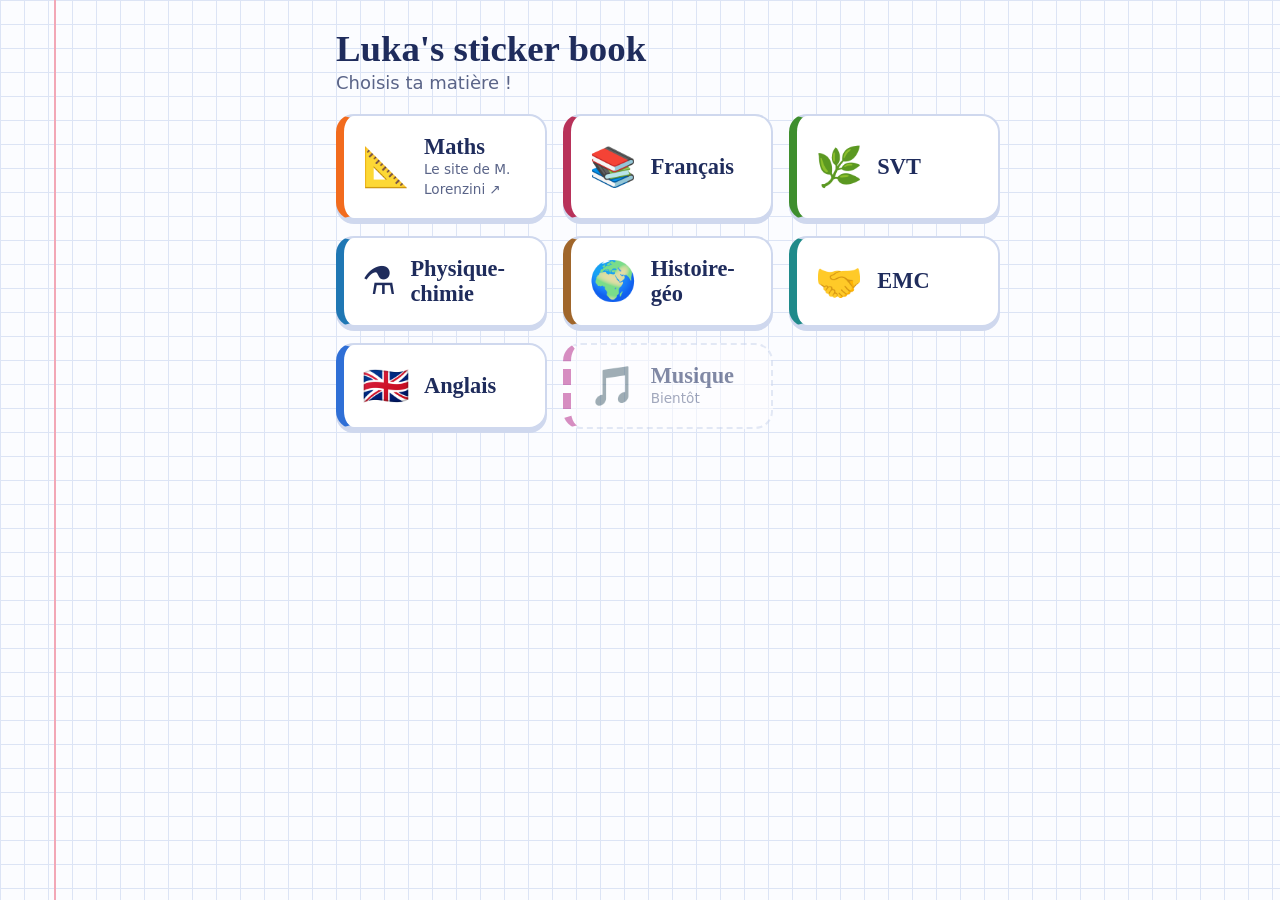
<file: index.html>
<!doctype html>
<html lang="fr">
<head>
<meta charset="utf-8">
<meta name="viewport" content="width=device-width, initial-scale=1">
<title>Luka's sticker book</title>
<link rel="stylesheet" href="commun/style.css">
</head>
<body>
<main id="app" aria-live="polite"></main>
<script>
document.getElementById("app").innerHTML = `<div class="pile">
  <div class="entete"><div><h1>Luka's sticker book</h1><p class="doux">Choisis ta matière !</p></div></div>
  <div class="matieres">
    <a class="mat" style="--c:var(--citrouille)" href="https://anthonylorenzini.github.io/Maths/#6e" target="_blank" rel="noopener"><span class="gros" aria-hidden="true">📐</span><span><h2>Maths</h2><span class="doux sous">Le site de M. Lorenzini ↗</span></span></a>
    <a class="mat" style="--c:var(--francais)" href="francais/"><span class="gros" aria-hidden="true">📚</span><span><h2>Français</h2></span></a>
    <a class="mat" style="--c:var(--svt)" href="svt/"><span class="gros" aria-hidden="true">🌿</span><span><h2>SVT</h2></span></a>
    <a class="mat" style="--c:var(--physique)" href="physique/"><span class="gros" aria-hidden="true">⚗️</span><span><h2>Physique-chimie</h2></span></a>
    <a class="mat" style="--c:var(--histoire)" href="histoire-geo/"><span class="gros" aria-hidden="true">🌍</span><span><h2>Histoire-géo</h2></span></a>
    <a class="mat" style="--c:var(--emc)" href="emc/"><span class="gros" aria-hidden="true">🤝</span><span><h2>EMC</h2></span></a>
    <a class="mat" style="--c:var(--ferme)" href="anglais/"><span class="gros" aria-hidden="true">🇬🇧</span><span><h2>Anglais</h2></span></a>
    <div class="mat bientot" style="--c:var(--musique)"><span class="gros" aria-hidden="true">🎵</span><span><h2>Musique</h2><span class="doux sous">Bientôt</span></span></div>
  </div>
</div>`;
</script>
</body>
</html>
</file>
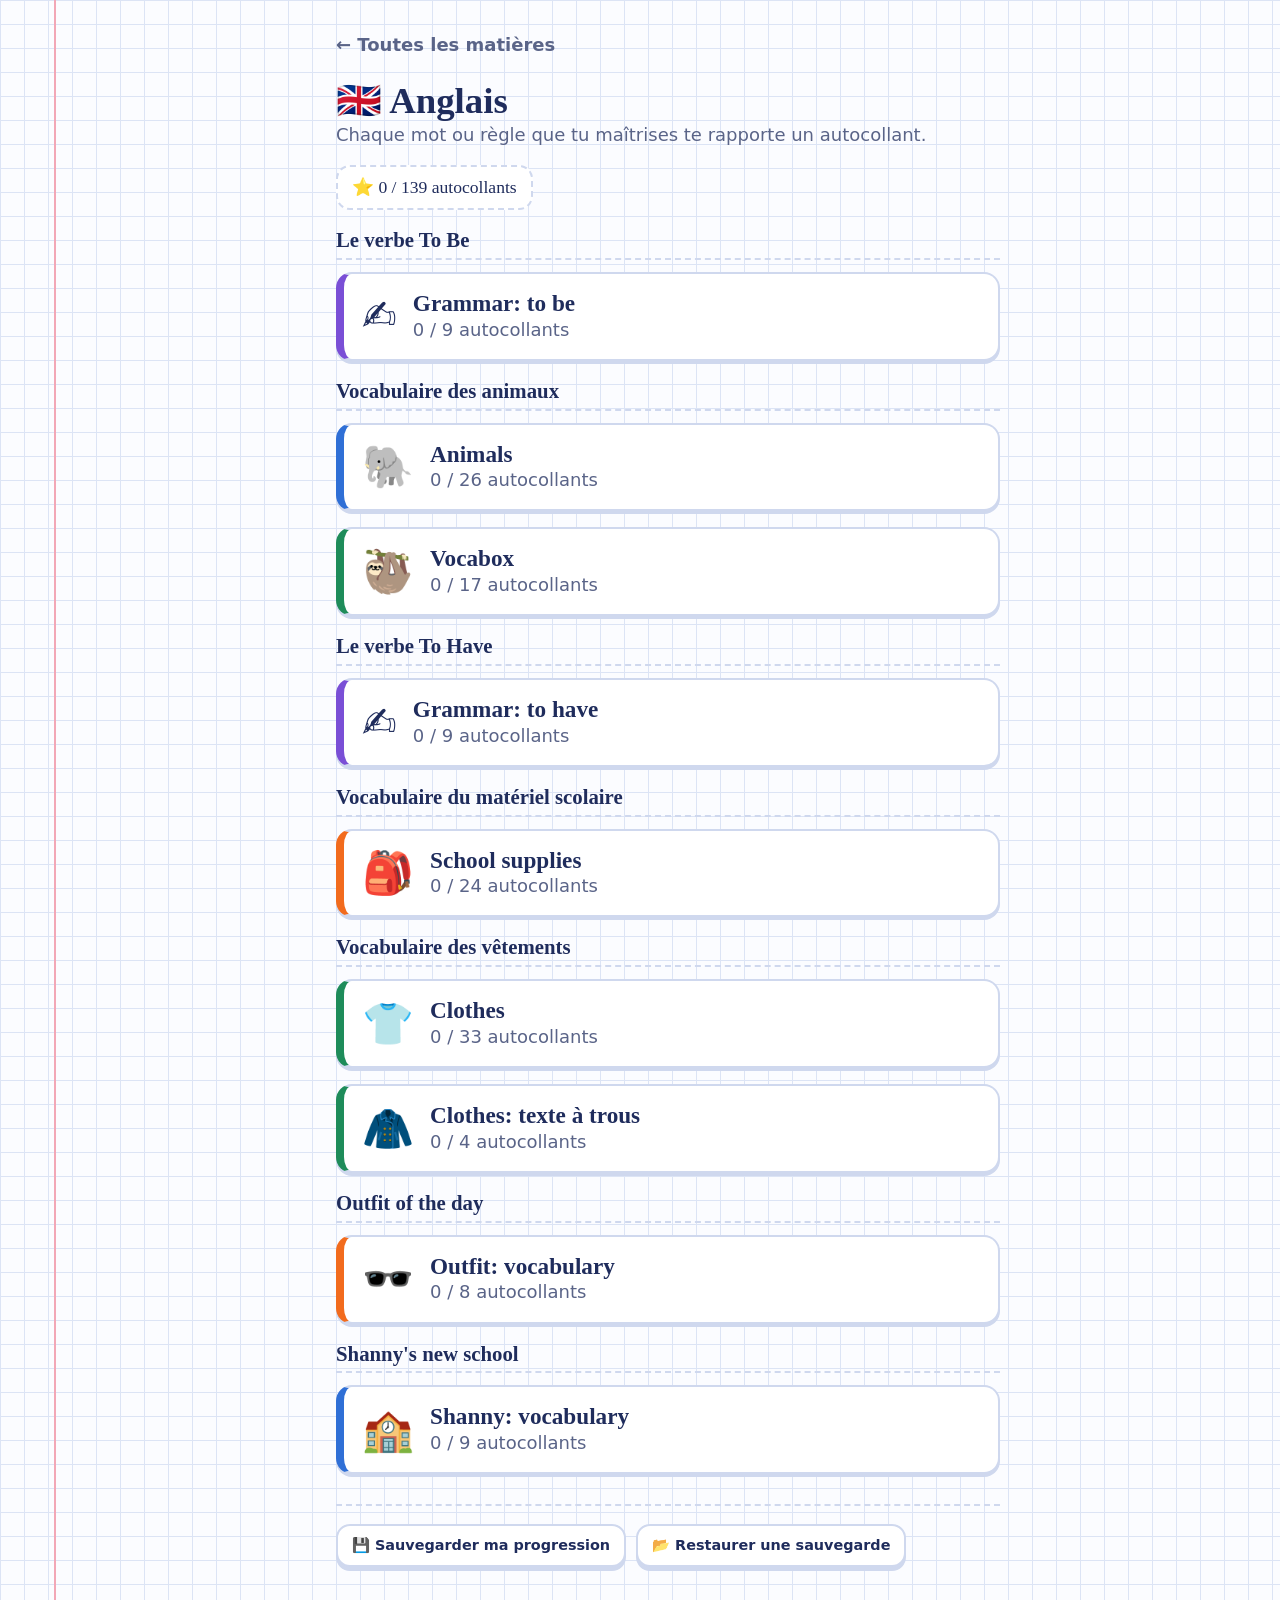
<file: anglais/index.html>
<!doctype html>
<html lang="fr">
<head>
<meta charset="utf-8">
<meta name="viewport" content="width=device-width, initial-scale=1">
<title>Anglais · Luka's sticker book</title>
<link rel="stylesheet" href="../commun/style.css">
</head>
<body>
<main id="app" aria-live="polite"></main>
<input type="file" id="fichier" accept=".json,application/json" hidden>
<script src="../commun/moteur.js"></script>
<script src="../commun/jeux.js"></script>
<script>
"use strict";
/* ============================================================
   CONTENU ANGLAIS — modifier ici pour ajouter des thèmes.
   La mécanique (exercices, autocollants) est dans ../commun/moteur.js
   ============================================================ */
/* ============================================================
   CONTENU — modifier ici pour ajouter des mots ou un thème.
   { en: "mot anglais", fr: "traduction", e: "emoji (facultatif)" }
   ============================================================ */
THEMES.push(
  { id:"an", chapitre:"Vocabulaire des animaux", nom:"Animals", e:"🐘", c:"var(--ferme)",
    mots:[
      {en:"elephant",fr:"éléphant",e:"🐘"},{en:"lion",fr:"lion",e:"🦁"},{en:"monkey",fr:"singe",e:"🐒"},
      {en:"mouse",fr:"souris",e:"🐭"},{en:"frog",fr:"grenouille",e:"🐸"},{en:"snake",fr:"serpent",e:"🐍"},
      {en:"dog",fr:"chien",e:"🐶"},{en:"horse",fr:"cheval",e:"🐴"},{en:"turtle",fr:"tortue",e:"🐢"},
      {en:"cow",fr:"vache",e:"🐮"},{en:"hen",fr:"poule",e:"🐔"},{en:"rooster",fr:"coq",e:"🐓"},
      {en:"fish",fr:"poisson",e:"🐟"},{en:"goldfish",fr:"poisson rouge",e:"🐠"},{en:"cat",fr:"chat",e:"🐱"},
      {en:"goat",fr:"chèvre",e:"🐐"},{en:"squirrel",fr:"écureuil",e:"🐿️"},{en:"rabbit",fr:"lapin",e:"🐰"},
      {en:"bird",fr:"oiseau",e:"🐦"},{en:"chicken",fr:"poulet",e:"🐥"},{en:"duck",fr:"canard",e:"🦆"},
      {en:"pig",fr:"cochon",e:"🐷"},{en:"bear",fr:"ours",e:"🐻"},{en:"hamster",fr:"hamster",e:"🐹"},
      {en:"butterfly",fr:"papillon",e:"🦋"},{en:"sheep",fr:"mouton",e:"🐑"}
    ],
    phrases:["I have a dog","The cat is black","The frog is green"]
  },
  { id:"vb", chapitre:"Vocabulaire des animaux", nom:"Vocabox", e:"🦥", c:"var(--jungle)",
    mots:[
      {en:"sloth",fr:"paresseux",e:"🦥"},{en:"bear",fr:"ours",e:"🐻"},{en:"buffalo",fr:"buffle",e:"🐃"},
      {en:"rabbit",fr:"lapin",e:"🐰"},{en:"monkey",fr:"singe",e:"🐒"},{en:"solve crimes",fr:"résoudre des crimes",e:"🔍"},
      {en:"police officer",fr:"officier de police",e:"👮"},{en:"snake",fr:"serpent",e:"🐍"},{en:"tiger",fr:"tigre",e:"🐯"},
      {en:"panther",fr:"panthère",e:"🐆"},{en:"wolf",fr:"loup",e:"🐺"},{en:"jungle",fr:"jungle",e:"🌴"},
      {en:"want to",fr:"vouloir"},{en:"become",fr:"devenir"},{en:"eat",fr:"manger",e:"🍽️"},
      {en:"protect",fr:"protéger",e:"🛡️"},{en:"about",fr:"à propos de"}
    ],
    phrases:["I want to become a police officer","The wolf wants to eat the rabbit","I want to protect the jungle"]
  }
);
THEMES.push({ id:"tb", chapitre:"Le verbe To Be", nom:"Grammar: to be", e:"✍️", c:"var(--grammaire)", gram:true, maitrise:5, unite:"compétences",
  mots:[
    {en:"amisare", fr:"am, is ou are ?", e:"🧩"}, {en:"contractee", fr:"Forme contractée", e:"✂️"},
    {en:"pronom", fr:"Le bon pronom", e:"👤"}, {en:"negative", fr:"Forme négative", e:"🚫"},
    {en:"question", fr:"Forme interrogative", e:"❓"}, {en:"courte", fr:"Réponses courtes", e:"💬"},
    {en:"ordre", fr:"Mots dans l'ordre", e:"🔀"}, {en:"erreurs", fr:"Chasse aux erreurs", e:"🕵️"},
    {en:"traduction", fr:"Traduis en anglais", e:"🇬🇧"}
  ]});

/* ============================================================
   GRAMMAIRE — The verb TO BE (présent)
   Les phrases sont fabriquées au hasard à chaque question.
   Les phrases de sa fiche d'exercices sont exclues (liste DEJA_FAIT).
   ============================================================ */
const GRAM = (() => {
  const V = {I:"am",you:"are",he:"is",she:"is",it:"is",we:"are",they:"are"};
  const CT = {am:"'m",is:"'s",are:"'re"};
  /* k : p = personne, a = animal/créature, o = objet */
  const SUJ = [
    {s:"I",p:"I",k:"p",pron:1},{s:"you",p:"you",k:"p",pron:1},{s:"he",p:"he",k:"p",pron:1},
    {s:"she",p:"she",k:"p",pron:1},{s:"it",p:"it",k:"o",pron:1},{s:"we",p:"we",k:"p",pron:1},{s:"they",p:"they",k:"p",pron:1},
    {s:"my grandma",p:"she",k:"p"},{s:"my uncle",p:"he",k:"p"},{s:"Leo",p:"he",k:"p",nom:1},{s:"Chloé",p:"she",k:"p",nom:1},
    {s:"my sister",p:"she",k:"p"},{s:"my brother",p:"he",k:"p"},{s:"the monkey",p:"it",k:"a"},{s:"the frog",p:"it",k:"a"},
    {s:"the bear",p:"it",k:"a"},{s:"the sloth",p:"it",k:"a"},{s:"my cousins",p:"they",k:"p"},{s:"Max and Nina",p:"they",k:"p",nom:1},
    {s:"the rabbits",p:"they",k:"a"},{s:"my dad and I",p:"we",k:"p"},{s:"you and Lily",p:"you",k:"p"},
    {s:"the ball",p:"it",k:"o"},{s:"the house",p:"it",k:"o"},{s:"my bag",p:"it",k:"o"},{s:"the pencils",p:"they",k:"o"},{s:"the book",p:"it",k:"o"}
  ];
  const COMP = [
    {c:"happy",k:"pa"},{c:"tired",k:"pa"},{c:"hungry",k:"pa"},{c:"sad",k:"pa"},{c:"scared",k:"pa"},{c:"funny",k:"pa"},
    {c:"late",k:"p"},{c:"at school",k:"p"},{c:"ready",k:"p"},{c:"at home",k:"pa"},
    {c:"in the garden",k:"pao"},{c:"in the kitchen",k:"pao"},{c:"in my bedroom",k:"pao"},
    {c:"big",k:"ao"},{c:"small",k:"ao"},{c:"old",k:"ao"},{c:"black",k:"ao"},{c:"new",k:"o"},{c:"on the table",k:"o"}
  ];
  const DEJA_FAIT = new Set(["i am eleven years old","my mum is a nurse","we are in the classroom","the cat is under the table",
    "you are my best friend","tom and lucy are english","it is cold today","my brothers are at school","i am hungry",
    "the books are on the desk","my sister is tall","paul and i are friends","the dog is black","emma and sophie are sisters",
    "my dad is in the garden","you and tom are late","i am french","she is happy","they are at home","the film is boring",
    "we are in london","you are tired","he is spanish","you are ready","the shops are open","it is your bag",
    "lisa is in your class","they are cousins","sam is my best friend","we are tired","you are hungry","the house is big",
    "she is your teacher","she is my sister","i am sad","they are happy","we are in the park","you are late","he is tall",
    "you are english","they are in the garden","she is late","you are eleven","the dog is hungry","i am late","your sister is at home"]);
  const pick = a => a[Math.floor(Math.random()*a.length)];
  const cap = s => s.charAt(0).toUpperCase() + s.slice(1);
  const pr = p => p==="I" ? "I" : p;

  function modele(filtre){
    for (let n=0; n<300; n++){
      const s = pick(SUJ), c = pick(COMP.filter(x => x.k.includes(s.k)));
      const m = {...s, c:c.c, v:V[s.p]};
      if (filtre && !filtre(m)) continue;
      if (DEJA_FAIT.has(norm(`${m.s} ${m.v} ${m.c}`))) continue;
      return m;
    }
  }
  /* toutes les bonnes façons d'écrire la phrase (la 1re est celle qu'on affiche) */
  function aff(m){ const r=[`${m.s} ${m.v} ${m.c}`]; if (m.pron) r.push(`${m.s}${CT[m.v]} ${m.c}`); return r.map(cap); }
  function neg(m){
    const r = m.v==="am" ? [`I'm not ${m.c}`, `I am not ${m.c}`]
      : [`${m.s} ${m.v}n't ${m.c}`, `${m.s} ${m.v} not ${m.c}`].concat(m.pron ? [`${m.s}${CT[m.v]} not ${m.c}`] : []);
    return r.map(cap);
  }
  const ques = m => [`${cap(m.v)} ${m.s} ${m.c}?`];
  function courte(m, oui){
    const ap = m.s==="you" ? "I" : m.s==="I" ? "you" : m.p, v = V[ap];
    if (oui) return [`Yes, ${pr(ap)} ${v}.`];
    if (v==="am") return ["No, I'm not.","No, I am not."];
    return [`No, ${ap} ${v}n't.`, `No, ${ap} ${v} not.`, `No, ${ap}${CT[v]} not.`];
  }
  const autreV = v => pick(["am","is","are"].filter(x => x!==v));

  const TRAD = [
    {fr:"Je suis content.", s:"I",p:"I",pron:1,c:"happy",f:"aff"},
    {fr:"Le singe n'est pas dans la cuisine.", s:"the monkey",p:"it",c:"in the kitchen",f:"neg"},
    {fr:"Sommes-nous en retard ?", s:"we",p:"we",pron:1,c:"late",f:"q"},
    {fr:"Mes cousins sont à l'école.", s:"my cousins",p:"they",c:"at school",f:"aff"},
    {fr:"Il n'est pas fatigué.", s:"he",p:"he",pron:1,c:"tired",f:"neg"},
    {fr:"Est-elle à la maison ?", s:"she",p:"she",pron:1,c:"at home",f:"q"},
    {fr:"Le ballon est petit.", s:"the ball",p:"it",c:"small",f:"aff"},
    {fr:"Tu n'es pas drôle !", s:"you",p:"you",pron:1,c:"funny",f:"neg"},
    {fr:"Les lapins sont noirs.", s:"the rabbits",p:"they",c:"black",f:"aff"},
    {fr:"Es-tu prêt ?", s:"you",p:"you",pron:1,c:"ready",f:"q"},
    {fr:"Je ne suis pas en retard.", s:"I",p:"I",pron:1,c:"late",f:"neg"},
    {fr:"Le paresseux est dans le jardin.", s:"the sloth",p:"it",c:"in the garden",f:"aff"},
    {fr:"Ma sœur a peur.", s:"my sister",p:"she",c:"scared",f:"aff"},
    {fr:"Est-ce que les crayons sont sur la table ?", s:"the pencils",p:"they",c:"on the table",f:"q"},
    {fr:"Nous ne sommes pas dans ma chambre.", s:"we",p:"we",pron:1,c:"in my bedroom",f:"neg"}
  ].map(t => ({...t, v:V[t.p]}));

  const souligne = (m, phrase) => phrase.replace(cap(m.s), `<u>${esc(cap(m.s))}</u>`);

  const GEN = {
    amisare(){
      const m = modele();
      return {kind:"qcm", consigne:"am, is ou are ?", html:`${esc(cap(m.s))} ____ ${esc(m.c)}.`,
        choix:["am","is","are"], bonne:m.v, rappel:aff(m)[0]+".", astuce:"I → am · he / she / it → is · you / we / they → are"};
    },
    contractee(){
      const p = pick(["I","you","he","she","it","we","they"]), v = V[p], n = Math.random()<.5, versCourt = Math.random()<.6;
      const long = `${p} ${v}${n?" not":""}`;
      const courts = n ? (v==="am" ? ["I'm not"] : [`${p} ${v}n't`, `${p}${CT[v]} not`]) : [`${p}${CT[v]}`];
      if (versCourt) return {kind:"texte", consigne:"Écris la forme contractée", html:esc(long), ok:courts, rappel:courts.join(" ou ")};
      const c = pick(courts);
      return {kind:"texte", consigne:"Écris la forme longue (sans apostrophe)", html:esc(c), ok:[long], rappel:long};
    },
    pronom(){
      const m = modele(m => !m.pron);
      return {kind:"qcm", consigne:"Quel pronom remplace le groupe souligné ?", html:souligne(m, esc(aff(m)[0]))+".",
        choix:["he","she","it","we","you","they"], bonne:m.p, rappel:`${cap(m.p)} ${m.v} ${m.c}.`,
        astuce:"Une chose ou un animal → it · plusieurs → they · moi + quelqu'un → we"};
    },
    negative(){
      const m = modele(); const ok = neg(m);
      return {kind:"texte", consigne:"Mets la phrase à la forme négative (forme contractée)", html:esc(aff(m)[0])+".", ok, rappel:ok[0]+".",
        astuce:"is not → isn't · are not → aren't · am not → 'm not"};
    },
    question(){
      const m = modele(); const ok = ques(m);
      return {kind:"texte", consigne:"Transforme en question. N'oublie pas le point d'interrogation !", html:esc(aff(m)[0])+".", ok, rappel:ok[0], q:true,
        astuce:"Pour poser la question, on met le verbe devant : She is → Is she…?"};
    },
    courte(){
      const m = modele(m => m.p!=="we" && m.s!=="you and Lily"), oui = Math.random()<.5, ok = courte(m, oui);
      return {kind:"texte", consigne:`Réponds avec une réponse courte (${oui?"yes":"no"})`, html:esc(ques(m)[0])+` <span class="doux">(${oui?"yes":"no"})</span>`,
        ok, rappel:ok[0], astuce:"Après Yes, on ne contracte jamais : « Yes, I am. »"};
    },
    ordre(){
      const m = modele(), f = pick(["aff","neg","q"]);
      let phrase = f==="aff" ? aff(m)[0] : f==="neg" ? neg(m)[0] : ques(m)[0];
      const mots = phrase.replace("?"," ?").split(" ");
      if (mots[0]!=="I" && !m.nom) mots[0] = mots[0].toLowerCase();
      return {kind:"ordre", consigne:"Remets les mots dans l'ordre", mots, cible:mots.join(" "), rappel:phrase+(f==="q"?"":".")};
    },
    erreurs(){
      const m = modele(), types = ["verbe","not","qverbe","yes"]; if (m.p==="I") types.push("amnt");
      const t = pick(types);
      let faux, ok, astuce;
      if (t==="verbe"){ faux = `${cap(m.s)} ${autreV(m.v)} ${m.c}.`; ok = aff(m); astuce = "Vérifie l'accord : am, is ou are ?"; }
      if (t==="not"){ faux = `${cap(m.s)} not ${m.v} ${m.c}.`; ok = neg(m); astuce = "not se place après le verbe : is not, are not…"; }
      if (t==="qverbe"){ faux = `${cap(autreV(m.v))} ${m.s} ${m.c}?`; ok = ques(m); astuce = "Vérifie l'accord : am, is ou are ?"; }
      if (t==="amnt"){ faux = `I amn't ${m.c}.`; ok = neg(m); astuce = "« amn't » n'existe pas : on écrit I'm not."; }
      if (t==="yes"){ const ap = m.s==="you" ? "I" : m.s==="I" ? "you" : m.p, v = V[ap];
        faux = `${cap(ques(m)[0])} Yes, ${pr(ap)}${CT[v]}.`; ok = [`${ques(m)[0]} Yes, ${pr(ap)} ${v}.`, `Yes, ${pr(ap)} ${v}.`];
        astuce = "Après Yes, on ne contracte jamais."; }
      return {kind:"texte", consigne:"Il y a une erreur : réécris la phrase correctement", html:esc(faux), ok, rappel:ok[0]+(/[.?]$/.test(ok[0])?"":"."), astuce};
    },
    traduction(){
      const t = pick(TRAD); const ok = t.f==="aff" ? aff(t) : t.f==="neg" ? neg(t) : ques(t);
      return {kind:"texte", consigne:"Traduis en anglais", html:esc(t.fr), ok, rappel:ok[0]+(t.f==="q"?"":".")};
    }
  };
  return { GEN };
})();

/* ============================================================
   VOCABULAIRE — School supplies (fiche « School supplies » du cahier,
   orthographe corrigée)
   ============================================================ */
THEMES.push({ id:"ss", chapitre:"Vocabulaire du matériel scolaire", nom:"School supplies", e:"🎒", c:"var(--citrouille)",
  mots:[
    {en:"pencil",fr:"crayon à papier",e:"✏️"},{en:"pen",fr:"stylo",e:"🖊️"},{en:"rubber",fr:"gomme"},
    {en:"coloured pencil",fr:"crayon de couleur",e:"🖍️"},{en:"glue stick",fr:"bâton de colle"},
    {en:"scissors",fr:"ciseaux",e:"✂️"},{en:"schoolbag",fr:"cartable",e:"🎒"},{en:"book",fr:"livre",e:"📖"},
    {en:"notebook",fr:"cahier",e:"📓"},{en:"pencil case",fr:"trousse",e:"👝"},{en:"highlighter",fr:"surligneur"},
    {en:"ruler",fr:"règle",e:"📏"},{en:"calculator",fr:"calculatrice",e:"🧮"},{en:"correction mouse",fr:"souris correctrice"},
    {en:"felt pen",fr:"feutre"},{en:"folders",fr:"classeurs",e:"🗂️"},{en:"lunchbox",fr:"boîte à repas",e:"🍱"},
    {en:"sharpener",fr:"taille-crayon"},{en:"tape",fr:"ruban adhésif"},{en:"paper",fr:"papier",e:"📄"},
    {en:"agenda",fr:"agenda",e:"📒"},{en:"fountain pen",fr:"stylo plume",e:"🖋️"},{en:"paintbrush",fr:"pinceau",e:"🖌️"},
    {en:"paper clips",fr:"trombones",e:"📎"}
  ],
  phrases:["I have got a new pencil case","She has got a green schoolbag","I don't have a ruler"]
});

/* ============================================================
   GRAMMAIRE — La possession : have got (+ version américaine do / does have)
   Uniquement ce qui est dans la leçon : affirmatif, négatif, interrogatif.
   ============================================================ */
THEMES.push({ id:"th", chapitre:"Le verbe To Have", nom:"Grammar: to have", e:"✍️", c:"var(--grammaire)", gram:true, maitrise:5, unite:"compétences",
  mots:[
    {en:"havehas", fr:"have ou has ?", e:"🧩"}, {en:"contractee", fr:"Forme contractée", e:"✂️"},
    {en:"negative", fr:"Forme négative", e:"🚫"}, {en:"question", fr:"Forme interrogative", e:"❓"},
    {en:"usneg", fr:"Version américaine : don't / doesn't", e:"🇺🇸"}, {en:"usques", fr:"Version américaine : Do / Does…?", e:"🗽"},
    {en:"ordre", fr:"Mots dans l'ordre", e:"🔀"}, {en:"erreurs", fr:"Chasse aux erreurs", e:"🕵️"},
    {en:"traduction", fr:"Traduis en anglais", e:"🇬🇧"}
  ],
  gen:(() => {
    const H = {I:"have",you:"have",he:"has",she:"has",it:"has",we:"have",they:"have"};
    const D = {have:"do",has:"does"};
    const SUJ = [
      {s:"I",p:"I",pron:1},{s:"you",p:"you",pron:1},{s:"he",p:"he",pron:1},{s:"she",p:"she",pron:1},
      {s:"we",p:"we",pron:1},{s:"they",p:"they",pron:1},
      {s:"my sister",p:"she"},{s:"my brother",p:"he"},{s:"Leo",p:"he",nom:1},{s:"Chloé",p:"she",nom:1},
      {s:"my friends",p:"they"},{s:"the teacher",p:"she"},{s:"Max and Nina",p:"they",nom:1},{s:"my dad and I",p:"we"}
    ];
    const OBJ = ["a pen","a ruler","a calculator","a pencil case","a red schoolbag","a highlighter","a blue notebook",
      "a sharpener","a glue stick","scissors","felt pens","paper clips","a fountain pen","a new rubber","coloured pencils","a lunchbox"];
    const pick = a => a[Math.floor(Math.random()*a.length)];
    const cap = s => s.charAt(0).toUpperCase() + s.slice(1);
    const modele = f => { for(;;){ const s = pick(SUJ); if (!f || f(s)) return {...s, v:H[s.p], o:pick(OBJ)}; } };
    const ct = m => m.v==="have" ? "'ve" : "'s";
    const aff  = m => [`${m.s} ${m.v} got ${m.o}`].concat(m.pron ? [`${m.s}${ct(m)} got ${m.o}`] : []).map(cap);
    const neg  = m => [`${m.s} ${m.v}n't got ${m.o}`, `${m.s} ${m.v} not got ${m.o}`].map(cap);
    const ques = m => [`${cap(m.v)} ${m.s} got ${m.o}?`];
    const usNeg  = m => [`${m.s} ${D[m.v]}n't have ${m.o}`, `${m.s} ${D[m.v]} not have ${m.o}`].map(cap);
    const usQues = m => [`${cap(D[m.v])} ${m.s} have ${m.o}?`];
    const pt = s => /[?]$/.test(s) ? s : s + ".";
    const ASTUCE = "I / you / we / they → have got · he / she / it → has got";

    const TRAD = [
      {fr:"J'ai une règle.", s:"I",p:"I",pron:1,o:"a ruler",f:"aff"},
      {fr:"Elle a une calculatrice.", s:"she",p:"she",pron:1,o:"a calculator",f:"aff"},
      {fr:"Nous avons des ciseaux.", s:"we",p:"we",pron:1,o:"scissors",f:"aff"},
      {fr:"Il n'a pas de trousse.", s:"he",p:"he",pron:1,o:"a pencil case",f:"neg"},
      {fr:"Je n'ai pas de stylo plume.", s:"I",p:"I",pron:1,o:"a fountain pen",f:"neg"},
      {fr:"Ils n'ont pas de feutres.", s:"they",p:"they",pron:1,o:"felt pens",f:"neg"},
      {fr:"As-tu un taille-crayon ?", s:"you",p:"you",pron:1,o:"a sharpener",f:"q"},
      {fr:"Est-ce que ta sœur a un agenda ?", s:"your sister",p:"she",o:"an agenda",f:"q"},
      {fr:"Mon frère a un cartable rouge.", s:"my brother",p:"he",o:"a red schoolbag",f:"aff"},
      {fr:"Avons-nous des trombones ?", s:"we",p:"we",pron:1,o:"paper clips",f:"q"}
    ].map(t => ({...t, v:H[t.p]}));
    /* la traduction accepte aussi la version américaine vue en classe */
    const tradOk = t => t.f==="aff" ? aff(t).concat([cap(`${t.s} ${t.v} ${t.o}`)])
      : t.f==="neg" ? neg(t).concat(usNeg(t)) : ques(t).concat(usQues(t));

    return {
      havehas(){
        const m = modele();
        return {kind:"qcm", consigne:"have ou has ?", html:`${esc(cap(m.s))} ____ got ${esc(m.o)}.`,
          choix:["have","has"], bonne:m.v, rappel:aff(m)[0]+".", astuce:ASTUCE};
      },
      contractee(){
        const p = pick(["I","you","he","she","it","we","they"]), v = H[p], n = Math.random()<.5, versCourt = Math.random()<.6;
        const long = n ? `${p} ${v} not got` : `${p} ${v} got`;
        const court = n ? `${p} ${v}n't got` : `${p}${v==="have"?"'ve":"'s"} got`;
        if (versCourt) return {kind:"texte", consigne:"Écris la forme contractée", html:esc(long), ok:[court], rappel:court,
          astuce:"have → 've · has → 's · have not → haven't · has not → hasn't"};
        return {kind:"texte", consigne:"Écris la forme longue (sans apostrophe)", html:esc(court), ok:[long], rappel:long,
          astuce:"Ici, 's veut dire has (he's got = he has got)."};
      },
      negative(){
        const m = modele(), ok = neg(m);
        return {kind:"texte", consigne:"Mets la phrase à la forme négative", html:esc(aff(m)[0])+".", ok, rappel:ok[0]+".",
          astuce:"have got → haven't got · has got → hasn't got"};
      },
      question(){
        const m = modele(), ok = ques(m);
        return {kind:"texte", consigne:"Transforme en question. N'oublie pas le point d'interrogation !", html:esc(aff(m)[0])+".", ok, rappel:ok[0], q:true,
          astuce:"On met have ou has devant le sujet : She has got… → Has she got…?"};
      },
      usneg(){
        const m = modele();
        return {kind:"qcm", consigne:"Version américaine : don't ou doesn't ?", html:`${esc(cap(m.s))} ____ have ${esc(m.o)}.`,
          choix:["don't","doesn't"], bonne:D[m.v]+"n't", rappel:usNeg(m)[0]+".", astuce:"he / she / it → doesn't have · les autres → don't have"};
      },
      usques(){
        const m = modele();
        return {kind:"qcm", consigne:"Version américaine : Do ou Does ?", html:`____ ${esc(m.s)} have ${esc(m.o)}?`,
          choix:["Do","Does"], bonne:cap(D[m.v]), rappel:usQues(m)[0], astuce:"he / she / it → Does…have? · les autres → Do…have?"};
      },
      ordre(){
        const m = modele(), f = pick(["aff","neg","q","usneg","usq"]);
        const phrase = {aff:aff, neg:neg, q:ques, usneg:usNeg, usq:usQues}[f](m)[0];
        const mots = phrase.replace("?"," ?").split(" ");
        if (mots[0]!=="I" && !(m.nom && phrase.startsWith(m.s))) mots[0] = mots[0].toLowerCase();
        return {kind:"ordre", consigne:"Remets les mots dans l'ordre", mots, cible:mots.join(" "), rappel:pt(phrase)};
      },
      erreurs(){
        const m = modele(), t = pick(["accord","not","qverbe","does","dont"]);
        const autre = m.v==="have" ? "has" : "have";
        let faux, ok, astuce;
        if (t==="accord"){ faux = `${cap(m.s)} ${autre} got ${m.o}.`; ok = aff(m); astuce = ASTUCE; }
        if (t==="not"){ faux = `${cap(m.s)} ${autre}n't got ${m.o}.`; ok = neg(m); astuce = "haven't got avec I / you / we / they · hasn't got avec he / she / it"; }
        if (t==="qverbe"){ faux = `${cap(autre)} ${m.s} got ${m.o}?`; ok = ques(m); astuce = ASTUCE; }
        if (t==="does"){ faux = `${cap(D[m.v])} ${m.s} has ${m.o}?`; ok = usQues(m); astuce = "Après Do ou Does, on écrit toujours have."; }
        if (t==="dont"){ faux = `${cap(m.s)} ${D[m.v]==="do"?"doesn't":"don't"} have ${m.o}.`; ok = usNeg(m); astuce = "he / she / it → doesn't have · les autres → don't have"; }
        return {kind:"texte", consigne:"Il y a une erreur : réécris la phrase correctement", html:esc(faux), ok, rappel:pt(ok[0]), astuce};
      },
      traduction(){
        const t = pick(TRAD), ok = tradOk(t);
        return {kind:"texte", consigne:"Traduis en anglais", html:esc(t.fr), ok, rappel:pt(ok[0]), q:t.f==="q",
          astuce:"Tu peux utiliser have got ou la version américaine (do / does)."};
      }
    };
  })()
});

/* ============================================================
   VOCABULAIRE — Clothes (fiche « Clothes · Label the clothes and accessories »).
   Les traductions ne sont pas sur la fiche : ajoutées. Dessins originaux (SVG) pour
   le mode « Le dessin » et les jeux (commun/jeux.js) : étiquettes, mots croisés, mots fléchés.
   ============================================================ */
const D = p => `<svg class="dessin" viewBox="0 0 64 64" width="1em" height="1em" fill="none" stroke="currentColor" stroke-width="2.6" stroke-linecap="round" stroke-linejoin="round" aria-hidden="true">${p}</svg>`;
const HAUT_LONG = "M24 10Q32 16 40 10L52 16L57 46L49 46L46 27L46 56L18 56L18 27L15 46L7 46L12 16Z";
const HAUT_COURT = "M24 10Q32 16 40 10L54 18L50 29L46 27L46 56L18 56L18 27L14 29L10 18Z";
const MANTEAU = "M24 8Q32 14 40 8L52 14L57 48L49 48L46 28L46 60L18 60L18 28L15 48L7 48L12 14Z";
THEMES.push({ id:"vt", chapitre:"Vocabulaire des vêtements", nom:"Clothes", e:"👕", c:"var(--jungle)", img:true, jeux:true,
  mots:[
    {en:"trousers",fr:"pantalon",e:D('<path d="M20 8h24l4 50H37L32 24 27 58H16z"/><path d="M20 14h24"/>')},
    {en:"dress",fr:"robe",e:D('<path d="M26 6v10M38 6v10M24 16h16l-2 10H26zM26 26L13 56h38L38 26"/><path d="M24 44l2 12M40 44l-2 12M32 42v14"/>')},
    {en:"skirt",fr:"jupe",e:D('<path d="M22 12h20v6H22zM22 18L11 52h42L42 18"/><path d="M28 18l-5 34M36 18l5 34M32 18v34"/>')},
    {en:"shirt",fr:"chemise",e:D(`<path d="${HAUT_LONG}"/><path d="M24 10l4 9 4-5 4 5 4-9M32 15v41"/><circle cx="34.5" cy="26" r="1"/><circle cx="34.5" cy="36" r="1"/><circle cx="34.5" cy="46" r="1"/>`)},
    {en:"blouse",fr:"chemisier",e:D(`<path d="${HAUT_LONG}"/><path d="M25 11q2 7 7 7t7-7"/><path d="M27 20l5 3-5 3zM37 20l-5 3 5 3z"/><path d="M10 40q3 3 6 0M48 40q3 3 6 0"/>`)},
    {en:"hat",fr:"chapeau, bonnet",e:D('<path d="M14 44c0-14 8-24 18-24s18 10 18 24z"/><rect x="11" y="44" width="42" height="9" rx="3"/><circle cx="32" cy="15" r="5"/><path d="M17 37l6-5 5 5 4-5 4 5 5-5 6 5"/>')},
    {en:"glasses",fr:"lunettes",e:D('<circle cx="20" cy="36" r="10"/><circle cx="44" cy="36" r="10"/><path d="M30 35q2-3 4 0M10 34L5 24M54 34l5-10"/>')},
    {en:"jumper",fr:"pull",e:D(`<path d="${HAUT_LONG}"/><path d="M19 34l4 4 4-4 5 4 5-4 4 4 4-4M7 42h8M49 42h8M18 50h28"/>`)},
    {en:"coat",fr:"manteau",e:D(`<path d="M24 8Q32 0 40 8"/><path d="${MANTEAU}"/><path d="M32 14v46"/><circle cx="36" cy="26" r="1.3"/><circle cx="36" cy="36" r="1.3"/><circle cx="36" cy="46" r="1.3"/><path d="M21 44h7v7M43 44h-7v7"/>`)},
    {en:"jacket",fr:"veste",e:D(`<path d="${HAUT_LONG}"/><path d="M32 15v41M26 10l6 6 6-6M21 38h7M43 38h-7"/>`)},
    {en:"blazer",fr:"blazer (veste d'uniforme)",e:D(`<path d="${HAUT_LONG}"/><path d="M24 10l8 22 8-22M32 32v24M38 22h5"/><circle cx="34" cy="40" r="1.3"/><circle cx="34" cy="48" r="1.3"/>`)},
    {en:"scarf",fr:"écharpe",e:D('<path d="M14 18q18-10 36 0v8q-18-10-36 0z"/><path d="M36 24l3 28h9l-4-30M27 24l-6 24h9l4-24"/><path d="M39 52v4M43 52v4M47 52v4M21 48v4M25 48v4M29 48v4"/>')},
    {en:"gloves",fr:"gants",e:D('<path d="M20 56V36l-6-7c-2-3 1-6 4-4l3 3V14c0-3 5-3 5 0v12V10c0-3 5-3 5 0v16V12c0-3 5-3 5 0v14V16c0-3 5-3 5 0v24c0 6-3 10-4 16z"/><path d="M20 49h22"/>')},
    {en:"socks",fr:"chaussettes",e:D('<path d="M18 6h12v24l9 10c4 5-2 12-7 8L18 34z"/><path d="M18 12h12"/><path d="M36 10h12v20l9 10c4 5-2 12-7 8L36 34z" opacity=".55"/>')},
    {en:"shoes",fr:"chaussures",e:D('<path d="M8 46c0-8 4-14 12-14l10 4c7 3 15 3 24 5 4 1 4 11 0 11H10c-2 0-2-3-2-6z"/><path d="M8 47h48M20 32l2 6"/>')},
    {en:"boots",fr:"bottes",e:D('<path d="M22 6h16v32l14 7c4 2 4 13 0 13H20z"/><path d="M20 52h34M22 13h16"/>')},
    {en:"underwear",fr:"sous-vêtements",e:D('<path d="M8 18h48l-5 13c-7 7-13 11-15 21h-8c-2-10-8-14-15-21z"/><path d="M8 25h48"/>')},
    {en:"bowtie",fr:"nœud papillon",e:D('<path d="M28 32L8 20v24zM36 32l20-12v24z"/><rect x="27" y="26" width="10" height="12" rx="3"/>')},
    {en:"belt",fr:"ceinture",e:D('<rect x="4" y="26" width="56" height="12" rx="3"/><rect x="34" y="21" width="15" height="22" rx="3"/><path d="M41 32H30"/><circle cx="14" cy="32" r="1.3"/><circle cx="21" cy="32" r="1.3"/>')},
    {en:"t-shirt",fr:"tee-shirt",e:D(`<path d="${HAUT_COURT}"/><path d="M26 12q6 6 12 0"/>`)},
    {en:"umbrella",fr:"parapluie",e:D('<path d="M8 32Q32 2 56 32q-6-4-12 0-6-4-12 0-6-4-12 0-6-4-12 0z"/><path d="M32 32v20c0 7-9 7-9 1M32 8V5"/>')},
    {en:"necklace",fr:"collier",e:D('<path d="M14 8q18 46 36 0"/><circle cx="32" cy="38" r="4"/><circle cx="20" cy="26" r="2"/><circle cx="44" cy="26" r="2"/><circle cx="25" cy="32" r="2"/><circle cx="39" cy="32" r="2"/>')},
    {en:"trainers",fr:"baskets",e:D('<path d="M8 44c0-8 4-14 12-14l10 4c7 3 15 3 24 5 4 1 4 9 0 9H10c-2 0-2-2-2-4z"/><path d="M7 48h50v5H7zM23 34l3 5M29 36l2 4M35 37l1 4M14 40l8 4"/>')},
    {en:"tights",fr:"collants",e:D('<path d="M18 6h28v10l-4 36c0 5-10 5-10 0V22h0v30c0 5-10 5-10 0L18 16z"/><path d="M18 12h28"/>')},
    {en:"swimsuit",fr:"maillot de bain",e:D('<path d="M23 6l2 12q-5 10-3 20L16 56q16-6 32 0l-6-18q2-10-3-20l2-12"/><path d="M25 18q7 8 14 0"/>')},
    {en:"watch",fr:"montre",e:D('<circle cx="32" cy="32" r="12"/><path d="M26 21V6h12v15M26 43v15h12V43M32 32v-7M32 32l5 3"/>')},
    {en:"heels",fr:"chaussures à talons",e:D('<path d="M8 22c4 0 7 8 14 14l26 8c6 2 7 9 1 9H30L17 38v16h-5V31c-3-3-5-9-4-9z"/>')},
    {en:"tracksuit",fr:"survêtement",e:D('<path d="M10 12q5 4 10 0l8 4 2 20h-5l-1-12v20H8V24l-1 12H2l2-20z"/><path d="M15 15v29"/><path d="M38 10h18l2 44h-7l-4-30-4 30h-7z"/><path d="M41 10l-3 44"/>')},
    {en:"ring",fr:"bague",e:D('<circle cx="32" cy="42" r="14"/><path d="M24 20l4-7h8l4 7-8 8z"/><path d="M24 20h16"/>')},
    {en:"flip flops",fr:"tongs",e:D('<ellipse cx="20" cy="34" rx="9" ry="21"/><ellipse cx="44" cy="34" rx="9" ry="21"/><path d="M12 32l8-12 8 12M36 32l8-12 8 12"/>')},
    {en:"tie",fr:"cravate",e:D('<path d="M27 6h10l-2 8h-6zM29 14l-6 36 9 10 9-10-6-36"/><path d="M26 32l11-7M25 42l13-8"/>')},
    {en:"slippers",fr:"chaussons",e:D('<ellipse cx="20" cy="34" rx="10" ry="20"/><ellipse cx="44" cy="34" rx="10" ry="20"/><path d="M11 28q9-9 18 0M35 28q9-9 18 0"/><path d="M20 24l-2.5-2.5a2 2 0 013-2.5 2 2 0 013 2.5zM44 24l-2.5-2.5a2 2 0 013-2.5 2 2 0 013 2.5z"/>')},
    {en:"earrings",fr:"boucles d'oreilles",e:D('<path d="M18 6q5 0 2 6M44 6q5 0 2 6"/><circle cx="20" cy="17" r="4"/><circle cx="46" cy="17" r="4"/><path d="M20 22q-9 13 0 22 9-9 0-22zM46 22q-9 13 0 22 9-9 0-22z"/>')}
  ],
  phrases:["I am wearing a blue jumper","She is wearing a red dress","He has got black shoes","I have got a new tracksuit"]
});

/* Textes à trous — vêtements (petits textes écrits pour l'entraînement, avec les mots de la fiche) */
THEMES.push({ id:"vtx", chapitre:"Vocabulaire des vêtements", nom:"Clothes: texte à trous", e:"🧥", c:"var(--jungle)", trous:true, maitrise:2, unite:"leçons",
  textes:[
    {id:"hiver", titre:"It's cold!", e:"❄️", texte:"It's cold today! I am wearing a [jumper] (pull), a [coat] (manteau), a [scarf] (écharpe) and [gloves] (gants). On my head, I have got a [hat] (bonnet). On my feet, I am wearing [socks] (chaussettes) and [boots] (bottes)."},
    {id:"plage", titre:"At the beach", e:"🏖️", texte:"It's hot! At the beach, Emma is wearing a [swimsuit] (maillot de bain) and [flip flops|flip-flops] (tongs). Tom is wearing a [t-shirt|tshirt|t shirt] (tee-shirt) and [glasses] (lunettes). Oh no, it's raining! Where is my [umbrella] (parapluie)?"},
    {id:"fete", titre:"The party", e:"🎉", texte:"Tonight, it's a party! Mum is wearing a red [dress] (robe), [heels] (chaussures à talons), a [necklace] (collier), [earrings] (boucles d'oreilles) and a [ring] (bague). Dad is wearing a white [shirt] (chemise), black [trousers] (pantalon), a [belt] (ceinture) and a [tie] (cravate). Grandpa has got a [bowtie|bow tie] (nœud papillon)."},
    {id:"ecole", titre:"School and home", e:"🏫", texte:"At school in England, Lily has got a uniform: a [blazer] (veste d'uniforme), a [blouse] (chemisier), a [skirt] (jupe), [tights] (collants) and black [shoes] (chaussures). For sport, she is wearing a [tracksuit] (survêtement) and [trainers] (baskets). At home, she is wearing her [slippers] (chaussons). It's time to go: where is my [jacket] (veste)? And my [watch] (montre)?"}
  ]
});

/* ============================================================
   VOCABULAIRE — Outfit of the day (leçon du cahier : vocabulary + I am wearing / He/She is wearing)
   ============================================================ */
THEMES.push({ id:"od", chapitre:"Outfit of the day", nom:"Outfit: vocabulary", e:"🕶️", c:"var(--citrouille)",
  mots:[
    {en:"to wear",fr:"porter (un vêtement)",e:"👕"},{en:"I am wearing",fr:"je porte",e:"🙋"},
    {en:"he is wearing",fr:"il porte",e:"👦"},{en:"she is wearing",fr:"elle porte",e:"👧"},
    {en:"long-sleeved shirt",fr:"t-shirt à manches longues"},{en:"scrunchy",fr:"chouchou"},
    {en:"bracelet",fr:"bracelet"},{en:"headband",fr:"bandeau, serre-tête"}
  ],
  phrases:["I am wearing white trainers","She is wearing a scrunchy","He is wearing a long-sleeved shirt","She is wearing a blue jumper"]
});

/* ============================================================
   VOCABULAIRE — Shanny's new school (vocabulary + mots du texte)
   ============================================================ */
THEMES.push({ id:"sh", chapitre:"Shanny's new school", nom:"Shanny: vocabulary", e:"🏫", c:"var(--ferme)",
  mots:[
    {en:"almost",fr:"presque"},{en:"looking forward to",fr:"avoir hâte de (+ verbe en -ing)",e:"🤩"},
    {en:"uniform",fr:"uniforme",e:"👔"},{en:"happy",fr:"heureux, heureuse",e:"😀"},
    {en:"excited",fr:"impatient, excité",e:"🤗"},{en:"nervous",fr:"nerveux, stressé",e:"😬"},
    {en:"because",fr:"parce que"},{en:"new friends",fr:"nouveaux amis",e:"👫"},{en:"teachers",fr:"professeurs",e:"🧑‍🏫"}
  ],
  phrases:["Shanny is almost 12 years old","She has got a new uniform","She is looking forward to meeting new friends","She is happy, excited and nervous"]
});

demarrer({ titre:"Anglais", e:"🇬🇧",
  chapitres:["Le verbe To Be", "Vocabulaire des animaux", "Vocabulaire Halloween", "Le verbe To Have", "Vocabulaire du matériel scolaire", "Vocabulaire des vêtements", "Outfit of the day", "Shanny's new school"] });
</script>
</body>
</html>
</file>
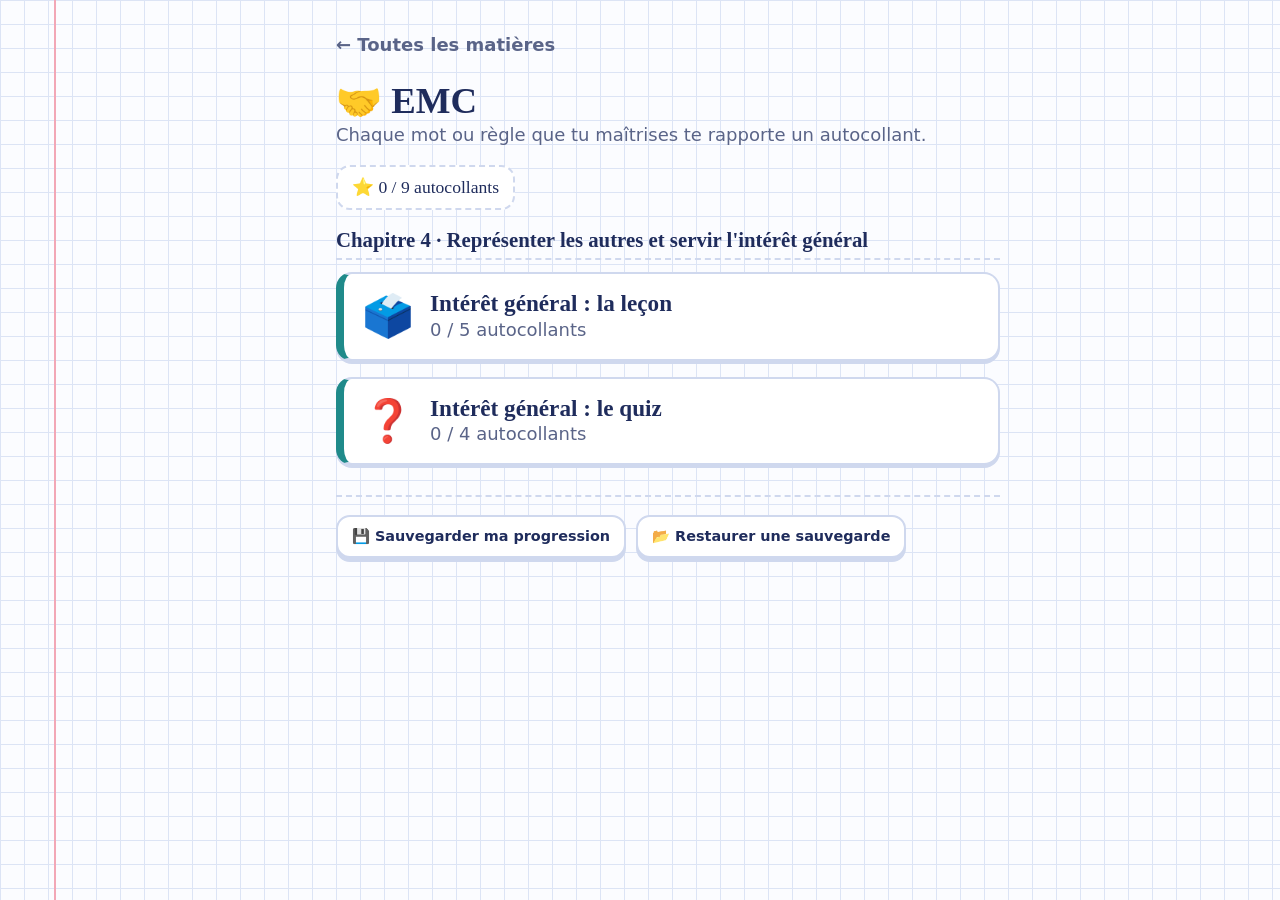
<file: emc/index.html>
<!doctype html>
<html lang="fr">
<head>
<meta charset="utf-8">
<meta name="viewport" content="width=device-width, initial-scale=1">
<title>EMC · Luka's sticker book</title>
<link rel="stylesheet" href="../commun/style.css">
</head>
<body>
<main id="app" aria-live="polite"></main>
<input type="file" id="fichier" accept=".json,application/json" hidden>
<script src="../commun/moteur.js"></script>
<script>
"use strict";
/* ============================================================
   CONTENU EMC — modifier ici pour ajouter des thèmes.
   La mécanique (exercices, autocollants) est dans ../commun/moteur.js
   Leçons à trous : [mot|autre écriture acceptée], la 1re forme est affichée.
   Quiz : [question, bonne réponse (ou liste de bonnes), [mauvaises réponses]]
   ============================================================ */
const pick = a => a[Math.floor(Math.random()*a.length)];
function quiz(BANQUE){
  const gen = cle => () => {
    const [q, b, f] = pick(BANQUE[cle]), bonne = Array.isArray(b) ? pick(b) : b;
    return {kind:"qcm", consigne:"Choisis la bonne réponse", html:esc(q), choix:melange([bonne, ...f]), bonne, rappel:`${q} → ${bonne}`};
  };
  return Object.fromEntries(Object.keys(BANQUE).map(k => [k, gen(k)]));
}

const CH4 = "Chapitre 4 · Représenter les autres et servir l'intérêt général";

THEMES.push({ id:"e4l", chapitre:CH4, nom:"Intérêt général : la leçon", matiere:"EMC", e:"🗳️", c:"var(--emc)", trous:true, maitrise:2, unite:"leçons",
  textes:[
    {id:"democratie", titre:"La démocratie", e:"🗳️",
     texte:`Dans une [démocratie], le pouvoir appartient au [peuple] : les [citoyens] votent pour élire des [représentants].
Ceux-ci agissent dans l'[intérêt général] (= ce qui est [avantageux] pour toute la [société]).`},
    {id:"college", titre:"Nos représentants au collège", e:"🏫",
     texte:`Le [délégué de classe] représente les élèves de la classe. Exemple : proposer une sortie.
L'[éco-délégué|eco-délégué] sensibilise les élèves à la protection de l'[environnement]. Exemple : les marches vertes des collégiens.
L'élève élu au [Conseil de la vie collégienne] ([CVC]) propose des [projets] pour améliorer la vie au collège. Exemple : journées à thème, sonneries.
L'élève élu au [Conseil d'administration] ([CA]) représente les élèves de l'ensemble du collège. Exemple : voter le [budget] et le [règlement].`},
    {id:"locale", titre:"Nos représentants à l'échelle locale", e:"🏘️",
     texte:`Le [conseiller municipal] administre la [commune]. Exemple : la sécurité dans le village, rénover la route.
Le [conseiller départemental] gère l'action sociale et les [collèges]. Exemple : de nouveaux ordinateurs au collège.
Le [conseiller régional] gère les [lycées], les transports, l'aménagement. Exemple : la sécurité dans les lycées.`},
    {id:"nationale", titre:"Échelles nationale et européenne", e:"🇫🇷",
     texte:`À l'échelle nationale, le [député] représente les citoyens et vote les [lois]. Exemple : l'interdiction du démarchage téléphonique.
Le [président de la République] veille au bon fonctionnement de la [République]. Exemple : un discours à l'ONU à New-York.
À l'échelle européenne, le [député européen] débat des enjeux européens et vote les [directives européennes]. Exemple : l'accessibilité numérique (handicap).`},
    {id:"gaspillage", titre:"Agir pour l'intérêt général", e:"♻️",
     texte:`L'exemple de la lutte contre le [gaspillage alimentaire] montre que [chacun] peut agir, mais il est nécessaire de prendre des [décisions collectives] comme la [loi] ou la [directive européenne].`}
  ]});

THEMES.push({ id:"e4q", chapitre:CH4, nom:"Intérêt général : le quiz", titre:"Quiz : représenter les autres", matiere:"EMC", e:"❓", c:"var(--emc)", gram:true, muet:true, maitrise:5, unite:"thèmes",
  gen:quiz({
    democratie:[
      ["Dans une démocratie, à qui appartient le pouvoir ?","au peuple",["au roi","au président seul","aux délégués de classe"]],
      ["Dans une démocratie, que font les citoyens pour choisir leurs représentants ?","ils votent",["ils tirent au sort","ils se battent","ils ne font rien"]],
      ["L'intérêt général, c'est…","ce qui est avantageux pour toute la société",["ce qui est avantageux pour soi-même","ce qui plaît à ses copains","ce que décide une seule personne"]],
      ["Dans l'intérêt de qui agissent les représentants ?","dans l'intérêt général",["dans leur intérêt personnel","dans l'intérêt de leurs amis","dans l'intérêt de leur famille"]]
    ],
    vote:[
      ["Comment appelle-t-on la personne qui se présente à une élection ?","un candidat",["un assesseur","un électeur","un député"]],
      ["Comment appelle-t-on la boîte dans laquelle on glisse son vote ?","l'urne",["l'isoloir","la liste électorale","le bulletin"]],
      ["Comment appelle-t-on la cabine à rideaux où l'on choisit son bulletin seul ?","l'isoloir",["l'urne","le dépouillement","la liste électorale"]],
      ["Comment appelle-t-on le moment où l'on ouvre l'urne et où l'on compte les votes ?","le dépouillement",["l'isoloir","le vote blanc","la liste électorale"]],
      ["Comment appelle-t-on la personne qui tient le bureau de vote ?","un assesseur",["un candidat","un député","un délégué"]],
      ["Comment appelle-t-on la liste des personnes qui ont le droit de voter ?","la liste électorale",["l'urne","le bulletin nul","l'isoloir"]],
      ["Mettre une enveloppe sans choisir de candidat, c'est…","voter blanc",["un bulletin nul","le dépouillement","un isoloir"]],
      ["Un bulletin sur lequel on a écrit ou dessiné ne compte pas : c'est…","un bulletin nul",["voter blanc","une urne","une liste électorale"]]
    ],
    representants:[
      ["Qui représente les élèves de la classe ?","le délégué de classe",["l'éco-délégué","le conseiller municipal","le député"]],
      ["Qui sensibilise les élèves à la protection de l'environnement ?","l'éco-délégué",["le délégué de classe","le conseiller régional","le président de la République"]],
      ["Que fait l'élève élu au Conseil de la vie collégienne (CVC) ?","il propose des projets pour améliorer la vie au collège",["il vote les lois","il administre la commune","il gère les lycées"]],
      ["Que fait l'élève élu au Conseil d'administration (CA) ?","il représente les élèves de l'ensemble du collège",["il représente seulement sa classe","il gère les transports","il vote les directives européennes"]],
      ["Exemple de décision prise au Conseil d'administration :","voter le budget et le règlement",["proposer une sortie","des marches vertes","un discours à l'ONU"]],
      ["Qui administre la commune ?","le conseiller municipal",["le conseiller régional","le député","le délégué de classe"]],
      ["Qui gère l'action sociale et les collèges ?","le conseiller départemental",["le conseiller municipal","le conseiller régional","le député européen"]],
      ["Qui gère les lycées, les transports, l'aménagement ?","le conseiller régional",["le conseiller départemental","le conseiller municipal","le président de la République"]],
      ["Qui représente les citoyens et vote les lois ?","le député",["le conseiller municipal","le délégué de classe","l'éco-délégué"]],
      ["Qui veille au bon fonctionnement de la République ?","le président de la République",["le député européen","le conseiller régional","le délégué de classe"]],
      ["Qui débat des enjeux européens et vote les directives européennes ?","le député européen",["le député","le conseiller régional","le président de la République"]],
      ["À quelle échelle se trouvent les conseillers municipal, départemental et régional ?","l'échelle locale",["l'échelle nationale","l'échelle européenne","l'échelle du collège"]],
      ["À quelle échelle se trouvent le député et le président de la République ?","l'échelle nationale",["l'échelle locale","l'échelle européenne","l'échelle du collège"]],
      ["De nouveaux ordinateurs au collège : quel représentant prend cette décision ?","le conseiller départemental",["le conseiller régional","le député européen","le délégué de classe"]],
      ["La sécurité dans les lycées : quel représentant prend cette décision ?","le conseiller régional",["le conseiller départemental","le conseiller municipal","l'éco-délégué"]],
      ["L'interdiction du démarchage téléphonique : quel représentant prend cette décision ?","le député",["le conseiller municipal","le délégué de classe","l'éco-délégué"]]
    ],
    gaspillage:[
      ["La lutte contre le gaspillage alimentaire montre que…","chacun peut agir, mais il faut aussi des décisions collectives",["seul le président peut agir","personne ne peut rien faire","il suffit que chacun agisse seul"]],
      ["Quelles décisions collectives sont citées dans la leçon ?","la loi et la directive européenne",["la pesée des déchets","la liste de courses","le frigo de la cantine"]],
      ["Comment s'appelle la loi de 2016 contre le gaspillage alimentaire ?","la loi Garot",["la loi Strasbourg","la loi du Sénat","la loi de l'ONU"]],
      ["Pourquoi s'appelle-t-elle la loi Garot ?","du nom du député qui l'a proposée",["du nom d'un supermarché","du nom d'une ville","du nom d'un président"]],
      ["Que doivent faire les supermarchés de plus de 400 m² ?","donner leurs invendus à des associations d'aide alimentaire",["jeter leurs invendus","vendre plus cher","fermer le dimanche"]],
      ["Quel organisme débat et vote la loi après l'Assemblée nationale ?","le Sénat",["le Parlement européen","le conseil municipal","le conseil de classe"]],
      ["Comment s'appelle l'acte par lequel le président de la République rend une loi officiellement applicable ?","la promulgation",["le dépouillement","la directive","le vote blanc"]],
      ["Dans quelle ville française se réunissent les députés européens ?","Strasbourg",["Paris","Lyon","Marseille"]],
      ["Quel texte européen fixe un objectif aux pays ?","une directive",["une loi municipale","un règlement de collège","un bulletin"]],
      ["Que demande la directive européenne de 2025 ?","réduire le gaspillage alimentaire de 30 % d'ici fin 2030",["interdire les supermarchés","fermer les cantines","supprimer les frigos"]],
      ["À la cantine, comment un élève peut-il agir contre le gaspillage ?","prendre seulement la quantité qu'il pourra vraiment manger",["se servir le plus possible","jeter ce qu'il n'aime pas","ne jamais goûter"]],
      ["Comment limiter le gaspillage à la maison ?",["faire une liste de courses","cuisiner les restes","observer et goûter un aliment périmé avant de le jeter"],["acheter beaucoup trop","jeter les restes","jeter tout ce qui est périmé sans regarder"]],
      ["À quoi sert la pesée des déchets à la cantine ?","à prendre conscience du gaspillage",["à vendre les déchets","à remplir le frigo","à préparer la soupe"]],
      ["Que deviennent les déchets de la cantine, dans le texte étudié ?","ils sont transformés en gaz dans un méthaniseur",["ils sont jetés à la mer","ils sont brûlés dans la cour","ils sont redonnés aux élèves"]]
    ]
  }),
  mots:[ {en:"democratie", fr:"La démocratie", e:"🗳️"}, {en:"vote", fr:"Le vocabulaire du vote", e:"📦"}, {en:"representants", fr:"Nos représentants", e:"🏛️"}, {en:"gaspillage", fr:"Le gaspillage alimentaire", e:"♻️"} ]});

demarrer({ titre:"EMC", e:"🤝", chapitres:[CH4] });
</script>
</body>
</html>
</file>
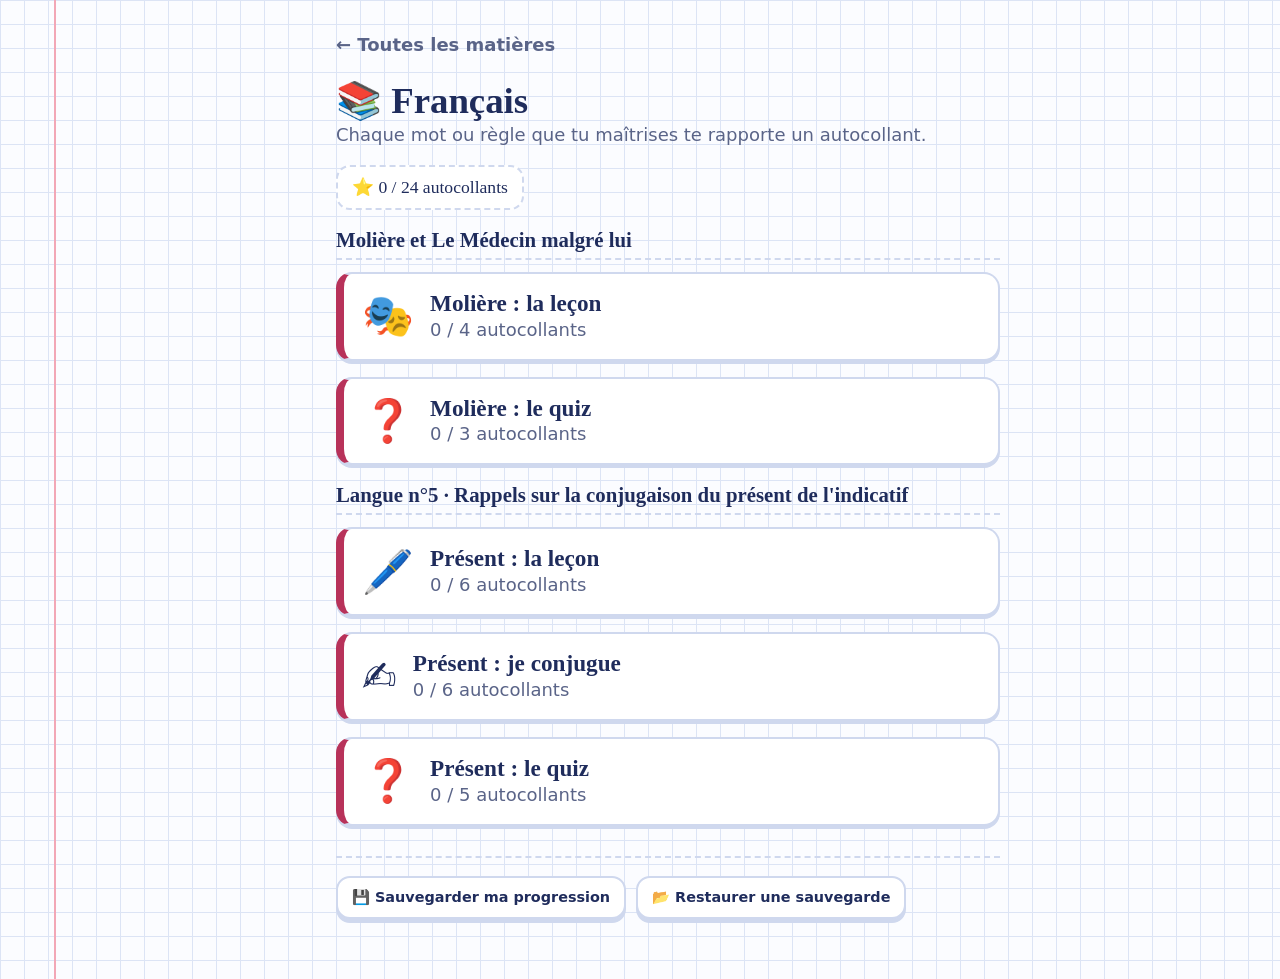
<file: francais/index.html>
<!doctype html>
<html lang="fr">
<head>
<meta charset="utf-8">
<meta name="viewport" content="width=device-width, initial-scale=1">
<title>Français · Luka's sticker book</title>
<link rel="stylesheet" href="../commun/style.css">
</head>
<body>
<main id="app" aria-live="polite"></main>
<input type="file" id="fichier" accept=".json,application/json" hidden>
<script src="../commun/moteur.js"></script>
<script>
"use strict";
/* ============================================================
   CONTENU FRANÇAIS — modifier ici pour ajouter des thèmes.
   La mécanique (exercices, autocollants) est dans ../commun/moteur.js
   ============================================================ */
/* ============================================================
   FRANÇAIS — Molière et Le Médecin malgré lui
   ============================================================ */
THEMES.push({ id:"fm", chapitre:"Molière et Le Médecin malgré lui", nom:"Molière : la leçon", matiere:"Français", e:"🎭", c:"var(--francais)", trous:true, maitrise:2, unite:"leçons",
  textes:[
    {id:"bilan", titre:"Bilan : qui était Molière ?", e:"🎭",
     texte:`Le vrai nom de Molière est [Jean-Baptiste Poquelin]. C'est un [dramaturge] (= un auteur de théâtre).
Sa pièce [Le Médecin malgré lui] a été jouée pour la première fois le 6 août [1666] au [théâtre du Palais Royal|Palais Royal] à Paris.
Il s'agit d'une [comédie] : le but est de [faire rire] le spectateur et de [tourner en ridicule] les défauts des gens de son époque.`},
    {id:"vie", titre:"La vie de Molière", e:"👑",
     texte:`Molière est né en [1622]. Son père était [marchand tapissier].
Il rencontre la famille [Béjart] et fonde la troupe de [l'Illustre Théâtre|Illustre Théâtre].
Sa troupe parcourt la France pendant [13] ans : elle joue par exemple à Lyon, Rennes ou Rouen.
Molière a écrit [33] pièces, dont des succès comme [L'Avare|Les Précieuses ridicules].
Le roi à son époque est [Louis XIV]. La troupe de Molière devient la troupe du [roi] tant le roi aime ses pièces.`},
    {id:"ruse", titre:"Le Médecin malgré lui : la ruse", e:"🩺",
     texte:`Une ruse, c'est un [piège|stratagème|mensonge], un [stratagème|piège|mensonge], un [mensonge|piège|stratagème].
Quelqu'un de rusé est [malin|maligne].
Dans la pièce, c'est [Martine] qui imagine la ruse.
La jeune fille malade d'amour est [Lucinde], promise à un homme qu'elle n'aime pas.`},
    {id:"exemples", titre:"Des exemples de ruses", e:"🦊",
     texte:`Le [Renard] trompe le Corbeau dans une fable de [La Fontaine].
Le [Cheval de Troie] est une ruse racontée dans l'Odyssée d'[Homère].
Le [Petit Poucet] utilise lui aussi des ruses.`}
  ]});

const FR = (() => {
  const pick = a => a[Math.floor(Math.random()*a.length)];
  const BANQUE = {
    vie:[
      ["En quelle année Molière est-il né ?","1622",["1666","1789","1515"]],
      ["Combien de pièces Molière a-t-il écrites ?","33",["12","50","100"]],
      ["Quel était le métier de son père ?","marchand tapissier",["boulanger","médecin","comédien"]],
      ["Quel est le vrai nom de Molière ?","Jean-Baptiste Poquelin",["Jean de La Fontaine","Charles Perrault","Pierre Corneille"]],
      ["Quelle famille Molière rencontre-t-il ?","les Béjart",["les Médicis","les Perrault","les Bourbon"]],
      ["Comment s'appelle la troupe fondée par Molière ?","l'Illustre Théâtre",["le Grand Théâtre","la Comédie-Française","le Théâtre du Soleil"]],
      ["Pendant combien d'années sa troupe a-t-elle parcouru la France ?","13 ans",["3 ans","7 ans","25 ans"]],
      ["Quel roi régnait à l'époque de Molière ?","Louis XIV",["Louis XVI","Henri IV","François Ier"]],
      ["Vrai ou faux : la troupe de Molière devient la troupe du roi tant le roi aime ses pièces.","Vrai",["Faux"]],
      ["Laquelle de ces pièces a été écrite par Molière ?",["L'Avare","Les Précieuses ridicules"],["Le Cid","Les Misérables","Le Petit Prince"]],
      ["Qu'est-ce qu'un dramaturge ?","un auteur de théâtre",["un acteur","un poète","un médecin"]]
    ],
    medecin:[
      ["Quand Le Médecin malgré lui a-t-il été joué pour la première fois ?","le 6 août 1666",["le 6 août 1622","le 14 juillet 1789","le 1er janvier 1700"]],
      ["Où Le Médecin malgré lui a-t-il été joué pour la première fois ?","au théâtre du Palais Royal à Paris",["à Lyon","à Rouen","à Rennes"]],
      ["Quel genre de pièce est Le Médecin malgré lui ?","une comédie",["une tragédie","une fable","un conte"]],
      ["Quel est le but d'une comédie ?","faire rire et tourner en ridicule les défauts des gens",["faire peur au spectateur","faire pleurer le spectateur","raconter la vie du roi"]],
      ["Dans la pièce, qui imagine la ruse ?","Martine",["Lucinde","le Renard","le Petit Poucet"]],
      ["Comment s'appelle la jeune fille malade d'amour ?","Lucinde",["Martine","Cendrillon","Blanche-Neige"]],
      ["Lucinde est promise à…","un homme qu'elle n'aime pas",["un prince qu'elle aime","un médecin","le roi"]]
    ],
    ruse:[
      ["Une ruse, c'est…","un piège, un stratagème, un mensonge",["une maladie","une fête","une récompense"]],
      ["Quelqu'un de rusé est…","malin",["maladroit","timide","malade"]],
      ["Qui ruse face au Corbeau dans la fable ?","le Renard",["le Loup","le Lion","la Cigale"]],
      ["Le Renard et le Corbeau est une fable de…","La Fontaine",["Homère","Molière","Charles Perrault"]],
      ["Dans quelle œuvre trouve-t-on la ruse du Cheval de Troie ?","l'Odyssée d'Homère",["une fable de La Fontaine","Le Petit Poucet","Le Médecin malgré lui"]],
      ["Quel personnage de conte utilise des ruses ?","le Petit Poucet",["la Belle au bois dormant","le Petit Chaperon rouge","Blanche-Neige"]]
    ]
  };
  const gen = cle => () => {
    const [q, b, f] = pick(BANQUE[cle]), bonne = Array.isArray(b) ? pick(b) : b;
    return {kind:"qcm", consigne:"Choisis la bonne réponse", html:esc(q), choix:melange([bonne, ...f]), bonne, rappel:`${q} → ${bonne}`};
  };
  return { GEN:{ vie:gen("vie"), medecin:gen("medecin"), ruse:gen("ruse") } };
})();

THEMES.push({ id:"fq", chapitre:"Molière et Le Médecin malgré lui", nom:"Molière : le quiz", titre:"Quiz Molière", matiere:"Français", e:"❓", c:"var(--francais)", gram:true, muet:true, maitrise:5, unite:"thèmes", gen:FR.GEN,
  mots:[ {en:"vie", fr:"La vie de Molière", e:"👑"}, {en:"medecin", fr:"Le Médecin malgré lui", e:"🩺"}, {en:"ruse", fr:"La ruse", e:"🦊"} ]});

/* ============================================================
   FRANÇAIS — Langue n°5 · Rappels sur la conjugaison du présent de l'indicatif
   ============================================================ */
const CH5 = "Langue n°5 · Rappels sur la conjugaison du présent de l'indicatif";

THEMES.push({ id:"f5l", chapitre:CH5, nom:"Présent : la leçon", matiere:"Français", e:"🖊️", c:"var(--francais)", trous:true, maitrise:2, unite:"leçons",
  textes:[
    {id:"groupes", titre:"Les 1er et 2e groupes", e:"🖊️",
     texte:`1er groupe — aimer : j'[aime], tu [aimes], il [aime], nous [aimons], vous [aimez], ils [aiment].
2e groupe — finir : je [finis], tu finis, elle [finit], nous [finissons], vous [finissez], ils [finissent].
Attention à « nous » pour les verbes en -cer : je trace → nous [traçons] (la cédille garde le son « s »).
Et pour les verbes en -ger : je nage → nous [nageons] (le e garde le son « j »).`},
    {id:"troisieme", titre:"Le 3e groupe", e:"🧩",
     texte:`Faire, aller, dire, savoir, être et avoir sont très [irréguliers].
Ouvrir, cueillir, souffrir se conjuguent comme le [1er groupe|premier groupe] : j'[ouvre], tu [cueilles], il [souffre].
Pouvoir, vouloir, valoir se terminent par -x : je [veux], tu [peux].
Les verbes en -ir (sauf le 2e groupe), en -oir (sauf vouloir, pouvoir, savoir, valoir) et en -re se terminent par -s : je [ris], tu [vois], je [lis].
Les verbes en -dre se terminent par -ds : je [prends], tu prends…
Sauf les verbes en -indre et -soudre, qui se terminent par -s : je [peins], je [résous].`},
    {id:"radical", titre:"Les verbes du 1er groupe qui changent", e:"🔀",
     texte:`Verbes en -yer : le y devient [i], sauf à nous et vous → j'[appuie], nous [appuyons].
Verbes en -éder, -éter, -érer : le é devient [è], sauf à nous et vous → je [cède], nous [cédons].
Verbes en -eter, -eler, -ener, -emer : le e devient è, sauf à nous et vous → j'[amène], nous [amenons].
Appeler, jeter (et rejeter, rappeler, interpeler…) : la consonne est [doublée], sauf à nous et vous → je [jette], nous [jetons].`},
    {id:"etre", titre:"Être, avoir, aller", e:"🌪️",
     texte:`Être : je [suis], tu [es], il [est], nous [sommes], vous [êtes], ils [sont].
Avoir : j'[ai], tu [as], il [a], nous [avons], vous [avez], ils [ont].
Aller : je [vais], tu [vas], il [va], nous [allons], vous [allez], ils [vont].`},
    {id:"faire", titre:"Faire, dire, savoir", e:"🌀",
     texte:`Faire : je [fais], tu fais, il [fait], nous [faisons], vous [faites], ils [font].
Dire : je [dis], tu dis, il [dit], nous [disons], vous [dites], ils [disent].
Savoir : je [sais], tu sais, il [sait], nous [savons], vous [savez], ils [savent].`},
    {id:"pouvoir", titre:"Pouvoir, vouloir, prendre", e:"💪",
     texte:`Pouvoir : je [peux], tu peux, il [peut], nous [pouvons], vous [pouvez], ils [peuvent].
Vouloir : je [veux], tu veux, il [veut], nous [voulons], vous [voulez], ils [veulent].
Prendre : je [prends], tu prends, il [prend], nous [prenons], vous [prenez], ils [prennent].`}
  ]});

THEMES.push({ id:"f5e", chapitre:CH5, nom:"Présent : je conjugue", matiere:"Français", e:"✍️", c:"var(--francais)", trous:true, maitrise:2, unite:"leçons",
  textes:[
    {id:"ex1", titre:"Exercice 1 : à Montréal", e:"✈️",
     texte:`Nous [partons] (partir) à Montréal.
Vous [déménagez] (déménager) à Montréal ? Nous [déménageons] (déménager) à Montréal.
Je vous [entends] (entendre) mal.
Est-ce que vous [voulez] (vouloir) que je [répète] (répéter) ? Oui, je [veux] (vouloir) bien.
Vous me [dites] (dire) que vous [emmenez] (emmener) toute la famille ?
Oui, j'[emmène] (emmener) tout le monde. Est-ce que vous [venez] (venir) avec nous ?`},
    {id:"ex2", titre:"Exercice 2 : des verbes difficiles", e:"🧗",
     texte:`Nous [craignons] (craindre) d'arriver en retard et de rater notre avion.
Un cri strident [rompt] (rompre) le silence.
Enfin, [apparaissent] (apparaître) des visages familiers.
Tu [confonds] (confondre) ou bien [oublies] (oublier) systématiquement tout !
[Veux]-tu (vouloir) que je te [rappelle] (rappeler) où tu [habites] (habiter) ?`},
    {id:"ex3", titre:"Exercice 3 : la recette des cookies", e:"🍪",
     texte:`Tu [fais] (faire) fondre 100 g de beurre. Tu [pèses] (peser) 150 g de farine et 150 g de sucre, que tu [mélanges] (mélanger) au beurre dans un saladier.
Tu [bats] (battre) un œuf, que tu [ajoutes] (ajouter) au reste. Tu [peux] (pouvoir) ajouter une pincée de sel et un peu de vanille.
Tu [prends] (prendre) ensuite une tablette de chocolat à cuire : tu [réduis] (réduire) 100 g en pépites. Tu [verses] (verser) le chocolat dans la pâte, avec des amandes si tu en [as] (avoir).
Sur une plaque recouverte de papier cuisson, tu [déposes] (déposer) des boules de pâte : tu n'[appuies] (appuyer) pas dessus !
Tu [mets] (mettre) au four à 210 °C pendant 12 à 15 minutes et tu [vérifies] (vérifier) de temps en temps.`},
    {id:"atoi1", titre:"À toi : le 3e groupe", e:"🧩",
     texte:`Tu [ouvres] (ouvrir) la fenêtre. Elle [cueille] (cueillir) des fleurs. Il [souffre] (souffrir) du froid.
Ce vélo [vaut] (valoir) cher. Vous [riez] (rire) aux éclats ! Ils [voient] (voir) la mer.
Je [lis] (lire) un roman. Nous [peignons] (peindre) le mur. Tu [résous] (résoudre) l'énigme.`},
    {id:"atoi2", titre:"À toi : le 1er groupe qui change", e:"🔀",
     texte:`Nous [traçons] (tracer) un cercle. Nous [nageons] (nager) vite.
J'[essuie] (essuyer) la table. Vous [essuyez] (essuyer) la vaisselle.
Je [cède] (céder) ma place. Il [jette] (jeter) un papier à la poubelle. Nous [jetons] (jeter) les épluchures.
Elles [appellent] (appeler) leur chien. Tu [amènes] (amener) un gâteau.`},
    {id:"atoi3", titre:"À toi : les très irréguliers", e:"🌪️",
     texte:`Vous [êtes] (être) prêts ? Ils [ont] (avoir) faim.
Nous [allons] (aller) au collège. Elles [font] (faire) leurs devoirs.
Que [dites]-vous (dire) ? Nous [savons] (savoir) la réponse.
Ils [peuvent] (pouvoir) venir. Elles [veulent] (vouloir) jouer. Ils [prennent] (prendre) le bus.`}
  ]});

const PRESENT = (() => {
  const pick = a => a[Math.floor(Math.random()*a.length)];
  const c = (s, b, f) => ["Conjugue au présent : " + s, b, f];
  const BANQUE = {
    groupes:[
      c("nous … (aimer)","nous aimons",["nous aimont","nous aimez","nous aimes"]),
      c("tu … (aimer)","tu aimes",["tu aime","tu aimez","tu aimé"]),
      c("ils … (placer)","ils placent",["ils places","ils placont","ils placez"]),
      c("vous … (nager)","vous nagez",["vous nageez","vous nagé","vous nager"]),
      c("elle … (finir)","elle finit",["elle finis","elle fini","elle finie"]),
      c("nous … (finir)","nous finissons",["nous finisons","nous finons","nous finnissons"]),
      c("vous … (finir)","vous finissez",["vous finisez","vous finez","vous finissiez"]),
      c("ils … (finir)","ils finissent",["ils finisent","ils finient","ils finit"]),
      ["À quel groupe appartient le verbe « finir » ?","au 2e groupe",["au 1er groupe","au 3e groupe"]]
    ],
    radical:[
      c("nous … (tracer)","nous traçons",["nous tracons","nous traceons","nous traçont"]),
      c("nous … (nager)","nous nageons",["nous nagons","nous nagéons","nous najons"]),
      c("j'… (appuyer)","j'appuie",["j'appuye","j'appuis","j'appui"]),
      c("nous … (appuyer)","nous appuyons",["nous appuions","nous appuiyons","nous appuyions"]),
      c("je … (céder)","je cède",["je céde","je cêde","je cedde"]),
      c("je … (répéter)","je répète",["je répéte","je repète","je répètte"]),
      c("ils … (emmener)","ils emmènent",["ils emmenent","ils emménent","ils emmennent"]),
      c("je … (jeter)","je jette",["je jète","je jete","je jettes"]),
      c("nous … (jeter)","nous jetons",["nous jettons","nous jètons","nous jetont"]),
      c("tu … (rappeler)","tu rappelles",["tu rappèles","tu rapelles","tu rappeles"]),
      ["Dans « nous traçons », à quoi sert la cédille ?","à garder le son « s »",["à faire joli","à garder le son « k »","à marquer le pluriel"]],
      ["Pour les verbes en -yer (j'appuie), quand garde-t-on le y ?","à nous et vous",["à je et tu","à il et ils","jamais"]]
    ],
    troisieme:[
      ["Pouvoir, vouloir, valoir se terminent à « je » par…","-x",["-s","-ds","-e"]],
      ["Les verbes en -dre (comme prendre) se terminent à « je » par…","-ds",["-s","-x","-e"]],
      ["Peindre et résoudre se terminent à « je » par…","-s",["-ds","-x","-e"]],
      ["Ouvrir, cueillir, souffrir se conjuguent comme…","le 1er groupe",["le 2e groupe","être et avoir","les verbes en -dre"]],
      c("je … (vouloir)","je veux",["je veut","je veus","je voeux"]),
      c("il … (pouvoir)","il peut",["il peux","il peu","il peus"]),
      c("je … (valoir)","je vaux",["je vaut","je vaus","je valle"]),
      c("il … (prendre)","il prend",["il prends","il prent","il pren"]),
      c("je … (peindre)","je peins",["je peinds","je peind","je pein"]),
      c("tu … (résoudre)","tu résous",["tu résouds","tu résoud","tu résout"]),
      c("tu … (cueillir)","tu cueilles",["tu cueillis","tu cueils","tu cueuilles"]),
      c("je … (rire)","je ris",["je rit","je rix","je rie"])
    ],
    irreg:[
      c("nous … (être)","nous sommes",["nous êtons","nous sont","nous somme"]),
      c("vous … (être)","vous êtes",["vous étez","vous sommes","vous ête"]),
      c("tu … (avoir)","tu as",["tu a","tu ai","tu ais"]),
      c("ils … (avoir)","ils ont",["ils sont","ils avent","ils on"]),
      c("je … (aller)","je vais",["je vas","je va","je alle"]),
      c("ils … (aller)","ils vont",["ils allent","ils vons","ils vas"]),
      c("vous … (faire)","vous faites",["vous faisez","vous faîtes","vous faitez"]),
      c("ils … (faire)","ils font",["ils faisent","ils fonts","ils faient"]),
      c("vous … (dire)","vous dites",["vous disez","vous ditez","vous dîtes"]),
      c("il … (savoir)","il sait",["il sais","il sai","il savoit"])
    ],
    cahier:[
      c("nous … (partir)","nous partons",["nous partissons","nous partont","nous parons"]),
      c("vous … (vouloir)","vous voulez",["vous voulons","vous veulez","vous voulé"]),
      c("vous … (venir)","vous venez",["vous viennez","vous venner","vous venés"]),
      c("nous … (craindre)","nous craignons",["nous craindons","nous craindrons","nous crainons"]),
      c("il … (rompre)","il rompt",["il romp","il romps","il rompe"]),
      c("ils … (apparaître)","ils apparaissent",["ils apparaîssent","ils apparaitent","ils apparent"]),
      c("tu … (confondre)","tu confonds",["tu confond","tu confons","tu confont"]),
      c("tu … (battre)","tu bats",["tu bat","tu battes","tu bas"]),
      c("tu … (réduire)","tu réduis",["tu réduit","tu réduits","tu réduire"]),
      c("tu … (mettre)","tu mets",["tu met","tu mais","tu mettes"])
    ]
  };
  const gen = cle => () => {
    const [q, b, f] = pick(BANQUE[cle]), bonne = Array.isArray(b) ? pick(b) : b;
    return {kind:"qcm", consigne:"Choisis la bonne réponse", html:esc(q), choix:melange([bonne, ...f]), bonne, rappel:`${q} → ${bonne}`};
  };
  return { GEN:Object.fromEntries(Object.keys(BANQUE).map(k => [k, gen(k)])) };
})();

THEMES.push({ id:"f5q", chapitre:CH5, nom:"Présent : le quiz", titre:"Quiz : le présent de l'indicatif", matiere:"Français", e:"❓", c:"var(--francais)", gram:true, muet:true, maitrise:5, unite:"thèmes", gen:PRESENT.GEN,
  mots:[ {en:"groupes", fr:"1er et 2e groupes", e:"🖊️"}, {en:"radical", fr:"Le radical qui change", e:"🔀"},
         {en:"troisieme", fr:"Le 3e groupe", e:"🧩"}, {en:"irreg", fr:"Les très irréguliers", e:"🌪️"},
         {en:"cahier", fr:"Les verbes des exercices", e:"✍️"} ]});

demarrer({ titre:"Français", e:"📚" });
</script>
</body>
</html>
</file>
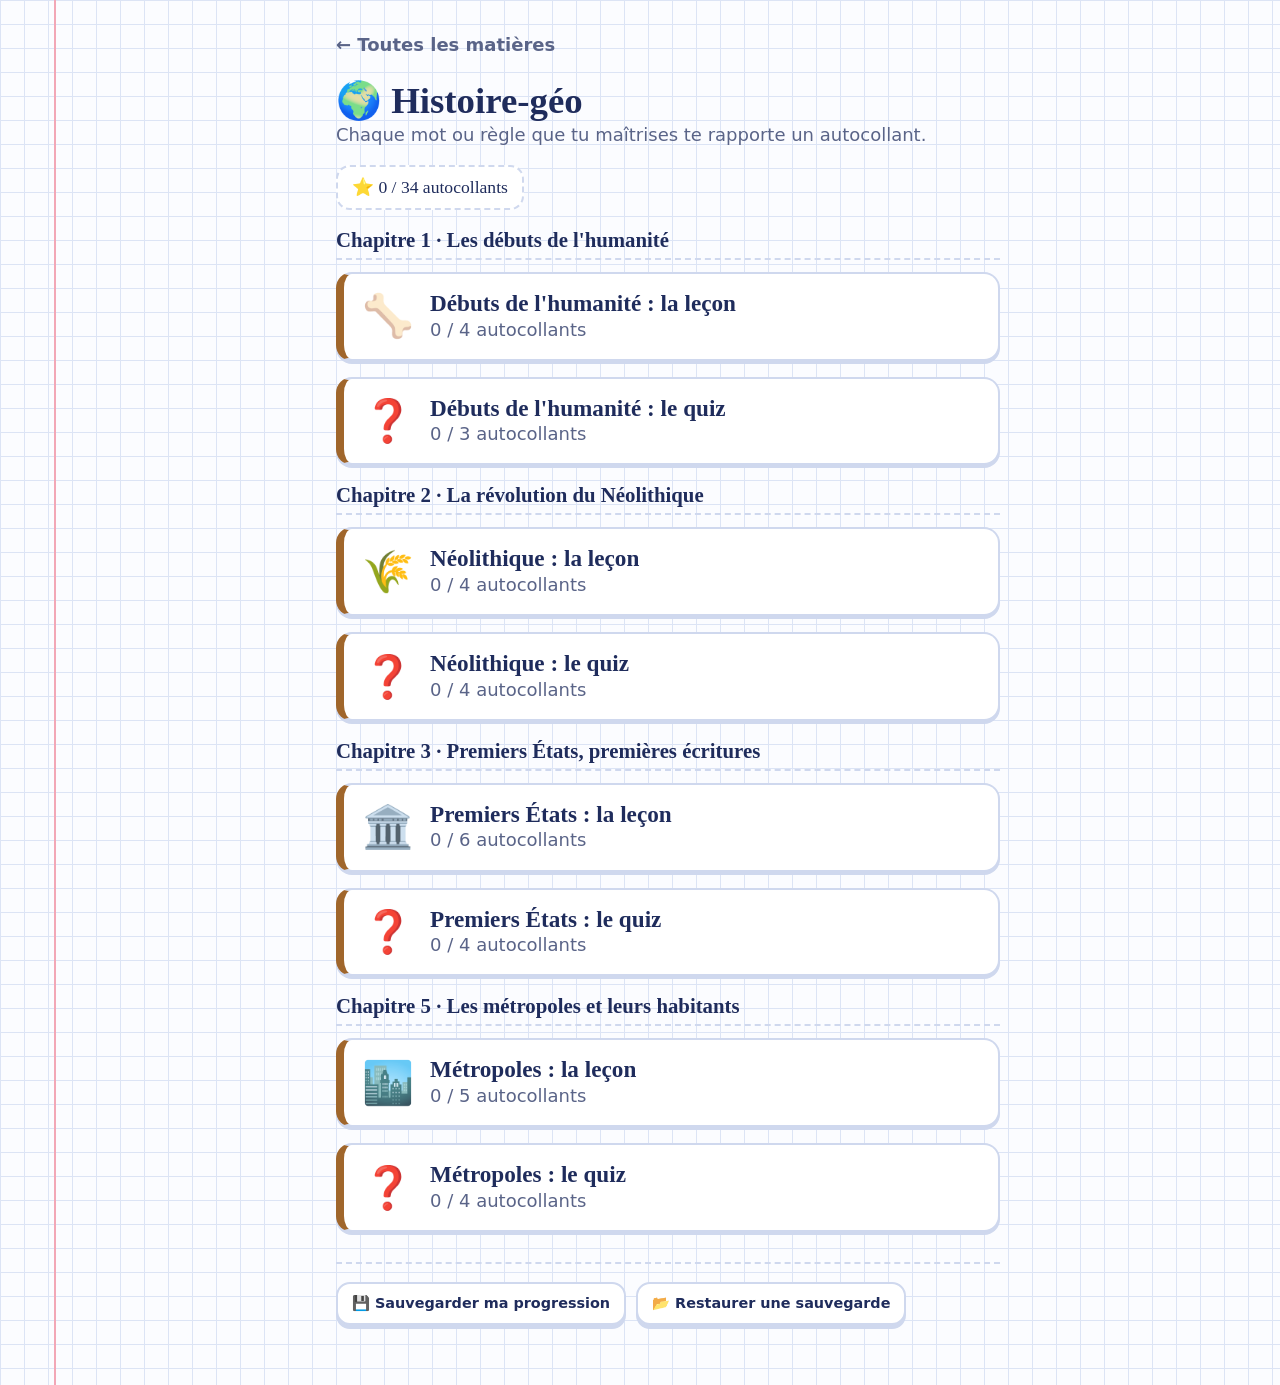
<file: histoire-geo/index.html>
<!doctype html>
<html lang="fr">
<head>
<meta charset="utf-8">
<meta name="viewport" content="width=device-width, initial-scale=1">
<title>Histoire-géo · Luka's sticker book</title>
<link rel="stylesheet" href="../commun/style.css">
</head>
<body>
<main id="app" aria-live="polite"></main>
<input type="file" id="fichier" accept=".json,application/json" hidden>
<script src="../commun/moteur.js"></script>
<script src="carte-monde.js"></script>
<script>
"use strict";
/* ============================================================
   CONTENU HISTOIRE-GÉO — modifier ici pour ajouter des thèmes.
   La mécanique (exercices, autocollants) est dans ../commun/moteur.js
   Leçons à trous : [mot|autre écriture acceptée], la 1re forme est affichée.
   Quiz : [question, bonne réponse (ou liste de bonnes), [mauvaises réponses]]
   ============================================================ */
const pick = a => a[Math.floor(Math.random()*a.length)];
function quiz(BANQUE){
  const gen = cle => () => {
    const [q, b, f] = pick(BANQUE[cle]), bonne = Array.isArray(b) ? pick(b) : b;
    return {kind:"qcm", consigne:"Choisis la bonne réponse", html:esc(q), choix:melange([bonne, ...f]), bonne, rappel:`${q} → ${bonne}`};
  };
  return Object.fromEntries(Object.keys(BANQUE).map(k => [k, gen(k)]));
}

const CH1 = "Chapitre 1 · Les débuts de l'humanité";
const CH2 = "Chapitre 2 · La révolution du Néolithique";
const CH3 = "Chapitre 3 · Premiers États, premières écritures";
const CH5 = "Chapitre 5 · Les métropoles et leurs habitants";

/* ============================================================
   CHAPITRE 1 · Les débuts de l'humanité
   ============================================================ */
THEMES.push({ id:"hl", chapitre:CH1, nom:"Débuts de l'humanité : la leçon", matiere:"Histoire-géo", e:"🦴", c:"var(--histoire)", trous:true, maitrise:2, unite:"leçons",
  textes:[
    {id:"apparition", titre:"L'apparition des humains", e:"🦴",
     texte:`L'humanité apparaît au [Paléolithique], la première période de la [Préhistoire].
Les [préhumains], comme [Toumaï] il y a 7 millions d'années ou [Lucy] l'australopithèque, sont [bipèdes].
Plusieurs [espèces humaines] ont cohabité à la Préhistoire.
[Homo habilis] est la première espèce humaine, apparue il y a [2,5 millions|2.5 millions] d'années en [Afrique].
[Homo erectus] développe le [langage].
[Homo sapiens] apparaît il y a [200 000|200000] ans : c'est la [seule] espèce humaine désormais.`},
    {id:"peuplement", titre:"Les humains peuplent la Terre", e:"🌍",
     texte:`Les espèces humaines, surtout [Homo sapiens], [migrent] à [pied|pieds] et peuplent très [progressivement] la [planète|Terre].`},
    {id:"nomades", titre:"Quel mode de vie ? Des nomades", e:"🏕️",
     texte:`Les hommes du Paléolithique sont [nomades] : ils n'ont pas d'[habitat fixe] mais se déplacent régulièrement, pour [chasser].
Ils vivent dans des [campements] fabriqués avec ce qu'ils trouvent ([bois|pierres|peaux], [pierres|bois|peaux], [peaux|bois|pierres]).
Les premiers hommes se nourrissent de la [chasse|pêche|cueillette], la [pêche|chasse|cueillette] et la [cueillette|chasse|pêche].`},
    {id:"feu", titre:"Quel mode de vie ? Outils, feu et croyances", e:"🔥",
     texte:`Ils fabriquent des [outils] en pierre et en bois.
Le [feu] améliore leur vie et permet de [cuire] les aliments.
Les humains du Paléolithique développent des [croyances] : ils [enterrent] leurs morts, [peignent] sur les grottes et [sculptent] des statues.`}
  ]});

THEMES.push({ id:"hq", chapitre:CH1, nom:"Débuts de l'humanité : le quiz", titre:"Quiz : les débuts de l'humanité", matiere:"Histoire-géo", e:"❓", c:"var(--histoire)", gram:true, muet:true, maitrise:5, unite:"thèmes",
  gen:quiz({
    apparition:[
      ["L'humanité apparaît au…","Paléolithique",["Moyen Âge","Temps modernes","XXe siècle"]],
      ["Qu'est-ce que le Paléolithique ?","la première période de la Préhistoire",["la dernière période de la Préhistoire","une espèce humaine","un préhumain"]],
      ["Toumaï et Lucy sont des…","préhumains",["Homo sapiens","Homo erectus","Homo habilis"]],
      ["Toumaï vivait il y a…","7 millions d'années",["2,5 millions d'années","200 000 ans","2 000 ans"]],
      ["Lucy est une…","australopithèque",["Homo sapiens","Homo habilis","Homo erectus"]],
      ["Vrai ou faux : les préhumains sont bipèdes.","Vrai",["Faux"]],
      ["Vrai ou faux : plusieurs espèces humaines ont cohabité à la Préhistoire.","Vrai",["Faux"]],
      ["Quelle est la première espèce humaine ?","Homo habilis",["Homo erectus","Homo sapiens","Lucy"]],
      ["Homo habilis apparaît il y a…","2,5 millions d'années",["7 millions d'années","200 000 ans","2 000 ans"]],
      ["Sur quel continent Homo habilis apparaît-il ?","en Afrique",["en Europe","en Asie","en Amérique"]],
      ["Quelle espèce humaine développe le langage ?","Homo erectus",["Homo habilis","Homo sapiens","Toumaï"]],
      ["Homo sapiens apparaît il y a…","200 000 ans",["7 millions d'années","2,5 millions d'années","2 000 ans"]],
      ["Quelle est la seule espèce humaine aujourd'hui ?","Homo sapiens",["Homo habilis","Homo erectus","Lucy"]]
    ],
    peuplement:[
      ["Quelle espèce humaine a surtout peuplé la planète ?","Homo sapiens",["Homo habilis","Lucy","Toumaï"]],
      ["Comment les humains se déplacent-ils pour peupler la planète ?","à pied",["en avion","en voiture","en train"]],
      ["Les humains peuplent la planète…","très progressivement",["en quelques jours","en une seule année","d'un seul coup"]],
      ["Vrai ou faux : les espèces humaines migrent pour peupler la Terre.","Vrai",["Faux"]],
      ["Vrai ou faux : seule l'espèce Homo sapiens a migré.","Faux",["Vrai"]]
    ],
    vie:[
      ["Les hommes du Paléolithique sont nomades : cela veut dire…","qu'ils n'ont pas d'habitat fixe et se déplacent régulièrement",["qu'ils vivent toujours au même endroit","qu'ils vivent dans des villes","qu'ils ne chassent jamais"]],
      ["Comment appelle-t-on des humains qui n'ont pas d'habitat fixe et se déplacent régulièrement ?","des nomades",["des préhumains","des bipèdes","des australopithèques"]],
      ["Pourquoi les hommes du Paléolithique se déplacent-ils régulièrement ?","pour chasser",["pour faire du commerce","pour visiter le monde","pour aller à l'école"]],
      ["Où vivent les hommes du Paléolithique ?","dans des campements",["dans des villes","dans des châteaux","dans des immeubles"]],
      ["Avec quoi fabriquent-ils leurs campements ?","du bois, des pierres et des peaux",["des briques et du ciment","du métal et du verre","du plastique"]],
      ["De quoi se nourrissent les premiers hommes ?","de la chasse, la pêche et la cueillette",["uniquement de la pêche","de pain et de fromage","de repas achetés au marché"]],
      ["En quoi fabriquent-ils leurs outils ?","en pierre et en bois",["en fer","en plastique","en or"]],
      ["Que permet le feu ?","d'améliorer leur vie et de cuire les aliments",["de voyager plus vite","de fabriquer des outils en fer","de parler"]],
      ["Les humains du Paléolithique développent des croyances. Lequel de ces gestes le montre ?",["ils enterrent leurs morts","ils peignent sur les grottes","ils sculptent des statues"],["ils chassent","ils pêchent","ils cueillent des fruits"]],
      ["Où les humains du Paléolithique peignent-ils ?","sur les grottes",["sur du papier","sur des tableaux","sur les murs des maisons"]]
    ]
  }),
  mots:[ {en:"apparition", fr:"L'apparition des humains", e:"🦴"}, {en:"peuplement", fr:"Les humains peuplent la Terre", e:"🌍"}, {en:"vie", fr:"Quel mode de vie ?", e:"🔥"} ]});

/* ============================================================
   CHAPITRE 2 · La révolution du Néolithique
   ============================================================ */
THEMES.push({ id:"h2l", chapitre:CH2, nom:"Néolithique : la leçon", matiere:"Histoire-géo", e:"🌾", c:"var(--histoire)", trous:true, maitrise:2, unite:"leçons",
  textes:[
    {id:"mode", titre:"Un nouveau mode de vie", e:"🌾",
     texte:`Le Néolithique va de [10 000|10000] av. J.-C. à [3 300|3300] av. J.-C.
Au [Proche-Orient] vers 10 000 av. J.-C., des humains deviennent [sédentaires] : ils restent dans un [village].
Ils inventent l'[élevage|agriculture] et l'[agriculture|élevage], [défrichent] et [irriguent] leurs terres.`},
    {id:"societe", titre:"Une nouvelle société", e:"🏺",
     texte:`Un [artisanat] se développe : [métallurgie|poterie|tissage], [poterie|métallurgie|tissage], [tissage|métallurgie|poterie]...
Des [chefs] dirigent les villages et les [guerres] sont plus fréquentes.
Les [croyances] poussent à construire des [menhirs] comme à [Carnac], des [dolmens], des [cercles de pierre] comme à [Stonehenge] et des [tumulus] (tombeaux).`},
    {id:"connaitre", titre:"Connaître la Préhistoire", e:"🔍",
     texte:`Les [fouilles archéologiques] révèlent des [ossements|outils|œuvres|oeuvres], [outils|ossements|œuvres|oeuvres], [œuvres|oeuvres|ossements|outils]... qui permettent de connaître la Préhistoire.
Mais ces traces sont [rares] et l'[écriture] n'existait pas.
L'[archéologie expérimentale] [reconstitue] des gestes du passé pour mieux les comprendre.`},
    {id:"frise", titre:"La frise de la Préhistoire", e:"📏",
     texte:`La Préhistoire commence avec les [premiers humains], il y a [2,5 millions|2.5 millions] d'années.
Au [Paléolithique], les humains sont [chasseurs|cueilleurs], [cueilleurs|chasseurs] et [nomades].
Au [Néolithique], à partir de 10 000 av. J.-C., ils sont [éleveurs|agriculteurs], [agriculteurs|éleveurs] et [sédentaires].
Vers 3 300 av. J.-C., l'[écriture] marque le début de l'[Histoire].`}
  ]});

THEMES.push({ id:"h2q", chapitre:CH2, nom:"Néolithique : le quiz", titre:"Quiz : la révolution du Néolithique", matiere:"Histoire-géo", e:"❓", c:"var(--histoire)", gram:true, muet:true, maitrise:5, unite:"thèmes",
  gen:quiz({
    mode:[
      ["Quand commence le Néolithique ?","vers 10 000 av. J.-C.",["vers 3 300 av. J.-C.","il y a 2,5 millions d'années","il y a 200 000 ans"]],
      ["Quand se termine le Néolithique ?","vers 3 300 av. J.-C.",["vers 10 000 av. J.-C.","il y a 2,5 millions d'années","il y a 200 000 ans"]],
      ["Où des humains deviennent-ils sédentaires vers 10 000 av. J.-C. ?","au Proche-Orient",["en Europe","en Amérique","en Océanie"]],
      ["Des humains sédentaires…","restent dans un village",["se déplacent sans arrêt","vivent dans des campements","n'ont pas d'habitat fixe"]],
      ["Qu'inventent les humains du Néolithique ?","l'élevage et l'agriculture",["le feu","l'écriture","la chasse"]],
      ["Que font-ils de leurs terres ?","ils les défrichent et les irriguent",["ils les abandonnent","ils y construisent des villes","ils les vendent"]],
      ["Vrai ou faux : au Néolithique, des humains deviennent nomades.","Faux",["Vrai"]]
    ],
    societe:[
      ["Quel artisanat se développe au Néolithique ?",["la métallurgie","la poterie","le tissage"],["l'imprimerie","l'informatique","l'automobile"]],
      ["Qui dirige les villages au Néolithique ?","des chefs",["des pharaons","des députés","personne"]],
      ["Au Néolithique, les guerres sont…","plus fréquentes",["moins fréquentes","inexistantes"]],
      ["Qu'est-ce qui pousse à construire des menhirs et des dolmens ?","les croyances",["le commerce","la chasse","l'écriture"]],
      ["Où trouve-t-on des menhirs, d'après la leçon ?","à Carnac",["à Uruk","à Londres","au Caire"]],
      ["Stonehenge est un…","cercle de pierre",["tumulus","village","temple"]],
      ["Qu'est-ce qu'un tumulus ?","un tombeau",["un outil","un village","un cercle de pierre"]],
      ["Quel monument les croyances poussent-elles à construire au Néolithique ?",["des menhirs","des dolmens","des cercles de pierre","des tumulus"],["des châteaux forts","des cathédrales","des gratte-ciel"]]
    ],
    connaitre:[
      ["Qu'est-ce qui permet de connaître la Préhistoire ?","les fouilles archéologiques",["les livres écrits à l'époque","les journaux","les photos"]],
      ["Que révèlent les fouilles archéologiques ?",["des ossements","des outils","des œuvres"],["des livres","des lettres","des photos"]],
      ["Pourquoi est-il difficile de connaître la Préhistoire ?","les traces sont rares et l'écriture n'existait pas",["il n'y a aucune trace","personne ne s'y intéresse","les livres de l'époque sont perdus"]],
      ["Que fait l'archéologie expérimentale ?","elle reconstitue des gestes du passé pour mieux les comprendre",["elle invente des légendes","elle écrit l'histoire des rois","elle fouille uniquement les tombeaux"]]
    ],
    frise:[
      ["Quelle est la première période de la Préhistoire ?","le Paléolithique",["le Néolithique","l'Antiquité","le Moyen Âge"]],
      ["Quelle période vient après le Paléolithique ?","le Néolithique",["l'Antiquité","le Moyen Âge","les Temps modernes"]],
      ["Au Paléolithique, les humains sont…","chasseurs, cueilleurs et nomades",["éleveurs, agriculteurs et sédentaires","éleveurs, cueilleurs et sédentaires","agriculteurs, chasseurs et nomades"]],
      ["Au Néolithique, les humains deviennent…","éleveurs, agriculteurs et sédentaires",["chasseurs, cueilleurs et nomades","chasseurs, agriculteurs et nomades","cueilleurs, éleveurs et nomades"]],
      ["Qu'est-ce qui marque la fin de la Préhistoire et le début de l'Histoire ?","l'écriture",["l'agriculture","le feu","l'élevage"]],
      ["La Préhistoire commence avec les premiers humains, il y a…","2,5 millions d'années",["10 000 ans","3 300 ans","200 ans"]]
    ]
  }),
  mots:[ {en:"mode", fr:"Un nouveau mode de vie", e:"🌾"}, {en:"societe", fr:"Une nouvelle société", e:"🏺"}, {en:"connaitre", fr:"Connaître la Préhistoire", e:"🔍"}, {en:"frise", fr:"La frise", e:"📏"} ]});

/* ============================================================
   CHAPITRE 3 · Premiers États, premières écritures
   ============================================================ */
THEMES.push({ id:"h3l", chapitre:CH3, nom:"Premiers États : la leçon", matiere:"Histoire-géo", e:"🏛️", c:"var(--histoire)", trous:true, maitrise:2, unite:"leçons",
  textes:[
    {id:"uruk", titre:"L'exemple d'Uruk", e:"🏛️",
     texte:`Uruk est l'une des premières [cités-États|cité-États|cités-Etats|cité-Etats|cites-etats], en [Mésopotamie].
Un [roi] dirige la cité, les habitants payent des [impôts], ils achètent et vendent au [marché].
La ville est protégée par une [muraille].
Uruk est aussi un centre [religieux] : on y trouve des [temples].
L'épopée de [Gilgamesh], plus ancienne [légende] connue, raconte les aventures de ce roi légendaire.`},
    {id:"croissant", titre:"Le Croissant fertile : la Mésopotamie", e:"🗺️",
     texte:`La Mésopotamie et l'Égypte se trouvent dans le [Croissant fertile].
Les fleuves de Mésopotamie sont le [Tigre|Euphrate] et l'[Euphrate|Tigre].
En Mésopotamie vers [3500|3 500] av. J.-C. se développent des [cités-États|cité-États|cités-Etats|cité-Etats|cites-etats] (comme Uruk, [Ur|Mari], [Mari|Ur]).
Ce sont de petits États composés d'une [ville] et de la [campagne] qui l'entoure.`},
    {id:"egypte", titre:"Le Croissant fertile : l'Égypte", e:"🔺",
     texte:`L'Égypte est organisée autour du [Nil].
Le [pharaon] (roi) dirige le pays, aidé des [fonctionnaires].
Il fait construire [temples|pyramides] et [pyramides|temples].
À sa mort, son corps est [momifié] : les Égyptiens croient qu'il rejoint les [dieux].`},
    {id:"ecritures", titre:"Les premières écritures", e:"✍️",
     texte:`Dans l'ordre, on trouve : les [pictogrammes], le [cunéiforme], les [hiéroglyphes], puis l'[alphabet].
Les pictogrammes, inventés en [Mésopotamie], sont des [dessins].
Le cunéiforme utilise des [signes], les hiéroglyphes des signes et dessins : tous les deux fonctionnent comme des [rébus].
L'alphabet, inventé en [Phénicie], suit le principe : 1 [lettre] = 1 [son].`},
    {id:"pourquoi", titre:"Pourquoi écrire ?", e:"📜",
     texte:`On écrit pour [compter] : les [récoltes|impôts] et les [impôts|récoltes].
On écrit pour [gouverner] : les [décisions|lois] et les [lois|décisions].
On écrit pour [raconter] : les [évènements|événements|croyances] et les [croyances|évènements|événements].`},
    {id:"scribes", titre:"Les scribes et la fin de la Préhistoire", e:"🪶",
     texte:`Les premières écritures sont [compliquées] : seuls les [scribes] les maîtrisent.
On écrit sur l'[argile|pierre|papyrus], la [pierre|argile|papyrus], le [papyrus|argile|pierre].
La naissance de l'écriture vers [3300|3 300] av. J.-C. marque la fin de la [Préhistoire] et le début de l'[Histoire], dont la première période est l'[Antiquité].`}
  ]});

THEMES.push({ id:"h3q", chapitre:CH3, nom:"Premiers États : le quiz", titre:"Quiz : premiers États, premières écritures", matiere:"Histoire-géo", e:"❓", c:"var(--histoire)", gram:true, muet:true, maitrise:5, unite:"thèmes",
  gen:quiz({
    mesopotamie:[
      ["Uruk est…","l'une des premières cités-États",["une pyramide","un village du Néolithique","un pharaon"]],
      ["Où se trouve Uruk ?","en Mésopotamie",["en Égypte","en Phénicie","à Carnac"]],
      ["Qui dirige la cité d'Uruk ?","un roi",["un pharaon","un chef de village","un scribe"]],
      ["Que font les habitants d'Uruk ?","ils payent des impôts, achètent et vendent au marché",["ils chassent et cueillent","ils sont tous scribes","ils construisent des menhirs"]],
      ["Qu'est-ce qui protège la ville d'Uruk ?","une muraille",["une pyramide","un menhir","un tumulus"]],
      ["Uruk est aussi un centre religieux : on y trouve…","des temples",["des pyramides","des dolmens","des tumulus"]],
      ["Qu'est-ce que l'épopée de Gilgamesh ?","la plus ancienne légende connue",["la première loi","un tombeau","un alphabet"]],
      ["Gilgamesh est…","un roi légendaire",["un pharaon","un scribe","un dieu égyptien"]],
      ["Quand se développent les cités-États en Mésopotamie ?","vers 3500 av. J.-C.",["vers 10 000 av. J.-C.","il y a 2,5 millions d'années","il y a 200 000 ans"]],
      ["Laquelle de ces villes est une cité-État de Mésopotamie ?",["Uruk","Ur","Mari"],["Carnac","Stonehenge","Londres"]],
      ["Une cité-État, c'est…","un petit État composé d'une ville et de la campagne qui l'entoure",["un grand pays dirigé par un pharaon","un village du Néolithique","un temple"]],
      ["Quels sont les fleuves de Mésopotamie ?","le Tigre et l'Euphrate",["le Nil et la Tamise","le Nil et le Tigre","la Tamise et l'Euphrate"]],
      ["Dans quelle région se trouvent la Mésopotamie et l'Égypte ?","le Croissant fertile",["le Royaume-Uni","l'Amérique","Carnac"]]
    ],
    egypte:[
      ["Autour de quel fleuve l'Égypte est-elle organisée ?","le Nil",["le Tigre","l'Euphrate","la Tamise"]],
      ["Qui dirige l'Égypte ?","le pharaon",["un chef de village","un scribe","un député"]],
      ["Qui aide le pharaon à diriger le pays ?","des fonctionnaires",["des chefs de village","des chasseurs","des nomades"]],
      ["Que fait construire le pharaon ?","des temples et des pyramides",["des menhirs et des dolmens","des cercles de pierre","des gratte-ciel"]],
      ["Que devient le corps du pharaon à sa mort ?","il est momifié",["il est brûlé","il est enterré sous un menhir","il est jeté dans le Nil"]],
      ["Que croient les Égyptiens à la mort du pharaon ?","qu'il rejoint les dieux",["qu'il devient scribe","qu'il part en Mésopotamie","qu'il devient un roi d'Uruk"]]
    ],
    ecritures:[
      ["Quelle écriture vient en premier ?","les pictogrammes",["l'alphabet","le cunéiforme","les hiéroglyphes"]],
      ["Quelle écriture vient en dernier ?","l'alphabet",["les pictogrammes","le cunéiforme","les hiéroglyphes"]],
      ["Les pictogrammes sont des…","dessins",["lettres","rébus","sons"]],
      ["Où les pictogrammes ont-ils été inventés ?","en Mésopotamie",["en Phénicie","à Stonehenge","à Londres"]],
      ["Où l'alphabet a-t-il été inventé ?","en Phénicie",["en Mésopotamie","à Carnac","à Stonehenge"]],
      ["Quel est le principe de l'alphabet ?","1 lettre = 1 son",["des dessins","des rébus","des signes et dessins"]],
      ["Le cunéiforme et les hiéroglyphes fonctionnent comme des…","rébus",["lettres : 1 lettre = 1 son","simples dessins","nombres"]],
      ["Quelle écriture utilise des signes et des dessins ?","les hiéroglyphes",["l'alphabet","les pictogrammes","le cunéiforme"]]
    ],
    pourquoi:[
      ["Pourquoi les humains se mettent-ils à écrire ?",["pour compter","pour gouverner","pour raconter"],["pour chasser","pour cultiver","pour se déplacer"]],
      ["On écrit pour compter…",["les récoltes","les impôts"],["les croyances","les lois","les évènements"]],
      ["On écrit pour gouverner : on écrit les…",["décisions","lois"],["récoltes","croyances","évènements"]],
      ["On écrit pour raconter les…",["évènements","croyances"],["impôts","récoltes","lois"]],
      ["Qui maîtrise les premières écritures ?","seuls les scribes",["tous les habitants","les enfants","les chefs de village"]],
      ["Sur quoi écrit-on à l'époque ?",["sur l'argile","sur la pierre","sur le papyrus"],["sur du papier","sur un ordinateur","sur du plastique"]],
      ["Quand l'écriture apparaît-elle ?","vers 3300 av. J.-C.",["vers 10 000 av. J.-C.","il y a 2,5 millions d'années","il y a 200 000 ans"]],
      ["Que marque la naissance de l'écriture ?","la fin de la Préhistoire et le début de l'Histoire",["le début de la Préhistoire","la fin de l'Antiquité","le début du Néolithique"]],
      ["Quelle est la première période de l'Histoire ?","l'Antiquité",["le Néolithique","le Paléolithique","la Préhistoire"]]
    ]
  }),
  mots:[ {en:"mesopotamie", fr:"Uruk et la Mésopotamie", e:"🏛️"}, {en:"egypte", fr:"L'Égypte", e:"🔺"}, {en:"ecritures", fr:"Les premières écritures", e:"✍️"}, {en:"pourquoi", fr:"Pourquoi écrire ?", e:"📜"} ]});

/* ============================================================
   CHAPITRE 5 · Les métropoles et leurs habitants
   ============================================================ */
THEMES.push({ id:"g5l", chapitre:CH5, nom:"Métropoles : la leçon", matiere:"Histoire-géo", e:"🏙️", c:"var(--histoire)", trous:true, maitrise:2, unite:"leçons",
  textes:[
    {id:"londres", titre:"Habiter Londres", e:"💂",
     texte:`Localisation : Londres se trouve au [sud] du [Royaume-Uni].
Le fleuve qui traverse la ville est la [Tamise].
Activités politiques : [Buckingham Palace], le [Parlement] (Big Ben). C'est la [capitale].
Activités économiques : la [City].
Activités culturelles : [musées], concerts, [graffitis].
Richesse : des [appartements de luxe].
Pauvreté : [1/3|un tiers] de la population est pauvre ; l'[école] leur distribue des repas.`},
    {id:"caire", titre:"Habiter Le Caire", e:"🐪",
     texte:`Localisation : Le Caire se trouve au [nord] de l'[Égypte].
Le fleuve qui traverse la ville est le [Nil].
Activités politiques : c'est la [capitale] de l'Égypte.
Activités économiques : le [tourisme], des [quartiers d'affaires|quartiers d'affaire], de nombreux [commerces].
Activités culturelles : [universités], musées, [pyramides].
Richesse : des [quartiers résidentiels fermés].
Pauvreté : le [cimetière], les [toits].`},
    {id:"concentration", titre:"Une concentration de population et d'activités", e:"👥",
     texte:`Les métropoles sont des villes très [peuplées] (Londres [14] millions d'habitants, Le Caire [24] millions).
Elles rassemblent de nombreuses [activités] (emplois, culture, loisirs, rencontres).
Les habitants y sont [inégaux] (riches, modestes, pauvres) et les métropoles sont [cosmopolites].
La population des villes augmente surtout en [Afrique|Asie] et en [Asie|Afrique] avec l'[exode rural].`},
    {id:"espaces", titre:"Des espaces et paysages variés", e:"🏘️",
     texte:`Le [centre-ville] : espace central qui concentre les bâtiments historiques, les commerces et les animations.
Le [bidonville] : quartier pauvre construit en matériaux de récupération.
Le [quartier d'affaires|quartier d'affaire] : ensemble de tours de bureaux d'entreprises.
La [zone commerciale] : ensemble de magasins avec grands parkings.
Le [quartier pavillonnaire] : maisons avec jardins individuels.
Le [quartier résidentiel fermé] : zone fermée et surveillée, accessible uniquement aux habitants, qui sont aisés.`},
    {id:"transports", titre:"Se déplacer dans les métropoles", e:"🚇",
     texte:`Les habitants des métropoles utilisent des moyens de transport variés dont le [tramway|métro|téléphérique|tuk-tuk], le [métro|tramway|téléphérique|tuk-tuk], le [téléphérique|tramway|métro|tuk-tuk], le [tuk-tuk|tramway|métro|téléphérique]...
Les métropoles sont bien [reliées] entre elles par les [gares|autoroutes|ports|aéroports], [autoroutes|gares|ports|aéroports], [ports|gares|autoroutes|aéroports] et [aéroports|gares|autoroutes|ports].`}
  ]});

/* ---------- la carte des métropoles (MONDE est dans carte-monde.js) ---------- */
const CARTE = (() => {
  const villes = Object.keys(MONDE.P);
  const ZOOM = [488, 98, 150, 80];               // cadre de l'Europe agrandi
  const fond = d => `<rect width="${MONDE.W}" height="${MONDE.H}" fill="#DCEFFA"/><path d="${d}" fill="#F3EAD2" stroke="#8A9BB0" stroke-width="1"/>`;
  const svg = (contenu, label) => `<svg viewBox="0 0 ${MONDE.W} ${MONDE.H}" style="width:100%;max-width:640px;border-radius:12px;display:block;margin:8px auto 0" role="img" aria-label="${label}">${contenu}</svg>`;
  const point = (v, rouge) => { const [x,y] = MONDE.P[v];
    return rouge ? `<circle cx="${x}" cy="${y}" r="14" fill="#C0392B" opacity=".25"/><circle cx="${x}" cy="${y}" r="7" fill="#C0392B" stroke="#fff" stroke-width="2"/>`
                 : `<circle cx="${x}" cy="${y}" r="4.5" fill="#33415C"/>`; };
  function qui(){
    const v = pick(villes);
    const [zx,zy,zw,zh] = ZOOM, k = 1.7, iw = zw*k, ih = zh*k, ix = 12, iy = MONDE.H - ih - 12;
    const encart = `<rect x="${zx}" y="${zy}" width="${zw}" height="${zh}" fill="none" stroke="#33415C" stroke-dasharray="5 4"/>
      <svg x="${ix}" y="${iy}" width="${iw}" height="${ih}" viewBox="${zx} ${zy} ${zw} ${zh}">${fond(MONDE.d)}
        ${villes.map(w => { const [x,y] = MONDE.P[w]; return w===v ? `<circle cx="${x}" cy="${y}" r="4" fill="#C0392B" stroke="#fff" stroke-width="1.2"/>` : `<circle cx="${x}" cy="${y}" r="2.2" fill="#33415C"/>`; }).join("")}</svg>
      <rect x="${ix}" y="${iy}" width="${iw}" height="${ih}" fill="none" stroke="#33415C" stroke-width="2"/>
      <text x="${ix+8}" y="${iy+22}" font-size="15" font-family="system-ui" fill="#33415C">Zoom sur l'Europe</text>`;
    const html = svg(fond(MONDE.d) + villes.filter(w => w!==v).map(w => point(w)).join("") + point(v, true) + encart, "Carte du monde avec une métropole en rouge");
    return {kind:"qcm", consigne:"Quelle métropole est indiquée par le point rouge ?", html, choix:melange([v, ...melange(villes.filter(w => w!==v)).slice(0,3)]), bonne:v, rappel:`Le point rouge : ${v}`};
  }
  function ou(){
    const pris = [];
    for (const v of melange(villes)){ const [x,y] = MONDE.P[v];
      if (pris.every(w => { const [a,b] = MONDE.P[w]; return Math.hypot(a-x, b-y) > 40; })) pris.push(v);
      if (pris.length===4) break; }
    const v = pick(pris), L = ["A","B","C","D"];
    const marques = pris.map((w,i) => { const [x,y] = MONDE.P[w];
      return `<circle cx="${x}" cy="${y}" r="8" fill="#33415C" stroke="#fff" stroke-width="2"/><text x="${x+11}" y="${y-10}" font-size="42" font-weight="700" font-family="system-ui" fill="#C0392B" stroke="#fff" stroke-width="6" paint-order="stroke">${L[i]}</text>`; }).join("");
    return {kind:"qcm", consigne:`Où se trouve ${v} ?`, html:`${esc(v)}${svg(fond(MONDE.d) + marques, "Carte du monde avec 4 points A, B, C, D")}`, choix:L, bonne:L[pris.indexOf(v)], rappel:`${v} : point ${L[pris.indexOf(v)]}`};
  }
  return { carte:() => Math.random() < .5 ? qui() : ou() };
})();

THEMES.push({ id:"g5q", chapitre:CH5, nom:"Métropoles : le quiz", titre:"Quiz : les métropoles et leurs habitants", matiere:"Histoire-géo", e:"❓", c:"var(--histoire)", gram:true, muet:true, maitrise:5, unite:"thèmes",
  gen:{ ...quiz({
    londres:[
      ["Où se trouve Londres ?","au sud du Royaume-Uni",["au nord du Royaume-Uni","au nord de l'Égypte","en France"]],
      ["Quel fleuve traverse Londres ?","la Tamise",["le Nil","le Tigre","l'Euphrate"]],
      ["Quels lieux politiques trouve-t-on à Londres ?","Buckingham Palace et le Parlement (Big Ben)",["la City","les pyramides","le cimetière"]],
      ["Quelle activité économique de Londres est citée dans la leçon ?","la City",["Buckingham Palace","les graffitis","les pyramides"]],
      ["Quelles activités culturelles trouve-t-on à Londres ?","des musées, des concerts, des graffitis",["des pyramides","des universités et des pyramides","des tumulus"]],
      ["Quel signe de richesse trouve-t-on à Londres ?","des appartements de luxe",["des bidonvilles","le cimetière","les toits"]],
      ["Quelle part de la population de Londres est pauvre ?","1/3",["la moitié","1/10","personne"]],
      ["Comment l'école aide-t-elle les enfants pauvres de Londres ?","elle leur distribue des repas",["elle leur donne de l'argent","elle les loge","elle ne fait rien"]],
      ["Combien d'habitants compte Londres ?","14 millions",["24 millions","1 million","100 millions"]]
    ],
    caire:[
      ["Où se trouve Le Caire ?","au nord de l'Égypte",["au sud de l'Égypte","au sud du Royaume-Uni","en Mésopotamie"]],
      ["Quel fleuve traverse Le Caire ?","le Nil",["la Tamise","le Tigre","l'Euphrate"]],
      ["Le Caire est la capitale…","de l'Égypte",["du Royaume-Uni","de la Mésopotamie","de la Phénicie"]],
      ["Quelles activités économiques trouve-t-on au Caire ?","le tourisme, des quartiers d'affaires, de nombreux commerces",["la City","Buckingham Palace","des graffitis"]],
      ["Quelles activités culturelles trouve-t-on au Caire ?","des universités, des musées, les pyramides",["des graffitis","Buckingham Palace","la City"]],
      ["Quel signe de richesse trouve-t-on au Caire ?","des quartiers résidentiels fermés",["le cimetière","les toits","des bidonvilles"]],
      ["Quels lieux montrent la pauvreté au Caire ?","le cimetière et les toits",["les pyramides","les universités","les quartiers d'affaires"]],
      ["Combien d'habitants compte Le Caire ?","24 millions",["14 millions","1 million","100 millions"]]
    ],
    metropoles:[
      ["Une métropole est…","une ville très peuplée qui rassemble de nombreuses activités",["un petit village","une cité-État","un pays"]],
      ["Quelles activités les métropoles rassemblent-elles ?","emplois, culture, loisirs, rencontres",["seulement l'agriculture","seulement des usines","aucune activité"]],
      ["Les habitants des métropoles sont…","inégaux : riches, modestes, pauvres",["tous riches","tous pauvres","tous agriculteurs"]],
      ["Vrai ou faux : les métropoles sont cosmopolites.","Vrai",["Faux"]],
      ["Où la population des villes augmente-t-elle surtout ?","en Afrique et en Asie",["en Europe","en Amérique","en Océanie"]],
      ["Avec quoi la population des villes augmente-t-elle en Afrique et en Asie ?","l'exode rural",["le tourisme","la City","les pyramides"]],
      ["Espace central qui concentre les bâtiments historiques, les commerces et les animations :","le centre-ville",["le bidonville","la zone commerciale","le quartier pavillonnaire"]],
      ["Quartier pauvre construit en matériaux de récupération :","le bidonville",["le centre-ville","le quartier résidentiel fermé","le quartier d'affaires"]],
      ["Ensemble de tours de bureaux d'entreprises :","le quartier d'affaires",["la zone commerciale","le quartier pavillonnaire","le bidonville"]],
      ["Ensemble de magasins avec grands parkings :","la zone commerciale",["le centre-ville","le quartier d'affaires","le quartier pavillonnaire"]],
      ["Maisons avec jardins individuels :","le quartier pavillonnaire",["le quartier résidentiel fermé","le bidonville","le centre-ville"]],
      ["Zone fermée et surveillée, accessible uniquement aux habitants, qui sont aisés :","le quartier résidentiel fermé",["le quartier pavillonnaire","la zone commerciale","le bidonville"]],
      ["Lequel de ces moyens de transport est cité dans la leçon ?",["le tramway","le métro","le téléphérique","le tuk-tuk"],["la montgolfière","le sous-marin","la fusée"]],
      ["Comment les métropoles sont-elles reliées entre elles ?","par les gares, autoroutes, ports et aéroports",["uniquement par des chemins","elles ne sont pas reliées","uniquement par des fleuves"]]
    ]
  }), carte:CARTE.carte },
  mots:[ {en:"londres", fr:"Habiter Londres", e:"💂"}, {en:"caire", fr:"Habiter Le Caire", e:"🐪"}, {en:"metropoles", fr:"Les métropoles", e:"🏙️"}, {en:"carte", fr:"Les métropoles sur la carte", e:"🗺️"} ]});

demarrer({ titre:"Histoire-géo", e:"🌍", chapitres:[CH1, CH2, CH3, CH5] });
</script>
</body>
</html>
</file>
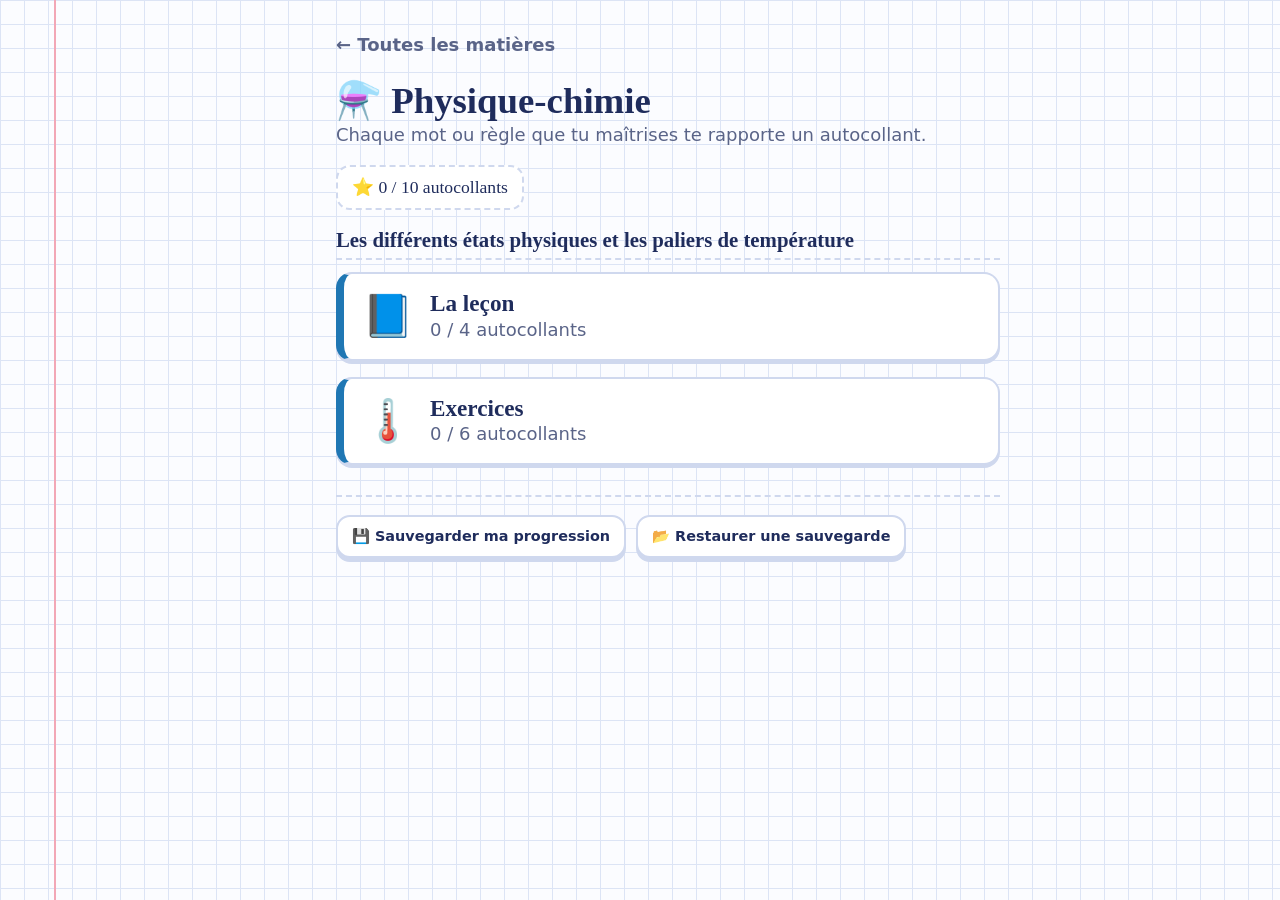
<file: physique/index.html>
<!doctype html>
<html lang="fr">
<head>
<meta charset="utf-8">
<meta name="viewport" content="width=device-width, initial-scale=1">
<title>Physique-chimie · Luka's sticker book</title>
<link rel="stylesheet" href="../commun/style.css">
</head>
<body>
<main id="app" aria-live="polite"></main>
<input type="file" id="fichier" accept=".json,application/json" hidden>
<script src="../commun/moteur.js"></script>
<script>
"use strict";
/* ============================================================
   CONTENU PHYSIQUE-CHIMIE — modifier ici pour ajouter des thèmes.
   La mécanique (exercices, autocollants) est dans ../commun/moteur.js
   ============================================================ */
/* ============================================================
   PHYSIQUE-CHIMIE — leçon (textes à trous) + exercices générés
   ============================================================ */
THEMES.push({ id:"pl", chapitre:"Les différents états physiques et les paliers de température", nom:"La leçon", matiere:"Physique-chimie", e:"📘", c:"var(--physique)", trous:true, maitrise:2, unite:"leçons",
  textes:[
    {id:"proprietes", titre:"Solide, liquide, gaz", e:"🧊",
     texte:`Un solide a une [forme propre|forme] et toujours le même [volume].
Un liquide n'a pas de [forme propre] : il prend la forme du [récipient], mais il a un [volume propre].
Un gaz n'a pas de forme propre, ni de [volume propre].`},
    {id:"changements", titre:"Les changements d'état", e:"🔁",
     texte:`Le passage de l'état solide à l'état liquide s'appelle la [fusion].
Le passage de l'état liquide à l'état solide s'appelle la [solidification].
Le passage de l'état liquide à l'état gazeux s'appelle la [vaporisation].
Le passage de l'état gazeux à l'état liquide s'appelle la [liquéfaction].`},
    {id:"palier", titre:"Le palier de température", e:"🌡️",
     texte:`L'état physique (solide, liquide, gaz) de l'eau dépend de sa [température].
Au cours des [changements d'état], la température de l'eau [ne varie pas] : on dit qu'il y a un [palier] de température.
La température du palier est appelée [température du changement d'état|température de changement d'état].`},
    {id:"mesures", titre:"Périmètre, aire et volume", e:"📐",
     texte:`Pour un carré de 10 cm de côté :
Le périmètre = 4 × 10 = [40] cm.
L'aire (la surface) = 10 × 10 = [100] [cm²|cm2].
Pour un cube de 10 cm de côté :
Le volume = côté × côté × côté = 10 × 10 × 10 = [1 000|1000] [cm³|cm3].`}
  ]});


const PHY = (() => {
  const pick = a => a[Math.floor(Math.random()*a.length)];
  const rnd = (a,b) => a + Math.floor(Math.random()*(b-a+1));
  const ETATS = ["solide","liquide","gaz"];

  const EAU = [["la grêle","solide"],["la neige","solide"],["le verglas","solide"],["un glaçon","solide"],["le givre","solide"],
    ["la mer","liquide"],["la pluie","liquide"],["un nuage","liquide"],["la buée","liquide"],["la rosée","liquide"],
    ["la vapeur d'eau","gaz"]];
  const PROPS = [["prend la forme du récipient","liquide et gaz"],["peut être saisi avec les doigts","solide"],["a une forme propre","solide"],
    ["occupe tout l'espace qu'on lui donne","gaz"],["sa surface libre est plane et horizontale","liquide"],["a un volume propre","solide et liquide"],
    ["n'a ni forme propre, ni volume propre","gaz"],["n'a pas de forme propre mais a un volume propre","liquide"]];
  const CHG = {fusion:"solide → liquide", solidification:"liquide → solide", vaporisation:"liquide → gaz", "liquéfaction":"gaz → liquide"};
  const SITU = [["Un glaçon fond dans un verre.","fusion"],["Le verglas fond au soleil.","fusion"],["L'eau gèle dans le congélateur.","solidification"],
    ["Une flaque d'eau gèle pendant la nuit.","solidification"],["L'eau bout dans la casserole.","vaporisation"],["Le linge mouillé sèche sur le fil.","vaporisation"],
    ["De la buée se forme sur une vitre froide.","liquéfaction"],["De petites gouttes apparaissent sur une canette sortie du frigo.","liquéfaction"]];

  /* ---------- courbe de température ---------- */
  function courbe(){
    const type = pick(["fusion","ebullition","solidification"]);
    let pts = [], a, b, palier, avant, pendant, apres;
    if (type==="fusion"){ const T0 = pick([-30,-20,-10]); a = -T0/10; b = a + rnd(3,5); palier = 0;
      for (let t=0;t<=11;t++) pts.push(t<=a ? T0+10*t : t<=b ? 0 : 10*(t-b));
      avant = "solide"; pendant = "solide et liquide"; apres = "liquide"; }
    if (type==="ebullition"){ const T0 = pick([20,40,60]); a = (100-T0)/20; b = Math.min(11, a + rnd(4,6)); palier = 100;
      for (let t=0;t<=b;t++) pts.push(t<=a ? T0+20*t : 100);
      avant = "liquide"; pendant = "liquide et gaz"; apres = null; }
    if (type==="solidification"){ const T0 = pick([20,30,40]); a = T0/10; b = a + rnd(3,4); palier = 0;
      for (let t=0;t<=11;t++) pts.push(t<=a ? T0-10*t : t<=b ? 0 : -10*(t-b));
      avant = "liquide"; pendant = "solide et liquide"; apres = "solide"; }
    const ymin = Math.floor(Math.min(...pts)/10)*10, ymax = Math.ceil(Math.max(...pts)/10)*10 + 10;
    const W=340, H=230, L=44, R=12, T=14, B=34, X = t => L + t*(W-L-R)/11, Y = v => T + (ymax-v)*(H-T-B)/(ymax-ymin);
    let g = "";
    for (let t=0;t<=11;t++) g += `<line x1="${X(t)}" y1="${T}" x2="${X(t)}" y2="${H-B}" stroke="#d6dbe6"/><text x="${X(t)}" y="${H-B+16}" font-size="11" text-anchor="middle">${t}</text>`;
    for (let v=ymin; v<=ymax; v+=10) g += `<line x1="${L}" y1="${Y(v)}" x2="${W-R}" y2="${Y(v)}" stroke="${v===0?"#9aa3b8":"#d6dbe6"}"/><text x="${L-6}" y="${Y(v)+4}" font-size="11" text-anchor="end">${v}</text>`;
    const poly = pts.map((v,t) => `${X(t)},${Y(v)}`).join(" ");
    const svg = `<svg viewBox="0 0 ${W} ${H}" style="width:min(460px,100%);background:#fff;border-radius:12px;color:#222;font-family:system-ui" role="img" aria-label="Courbe de température">
      ${g}<line x1="${L}" y1="${T}" x2="${L}" y2="${H-B}" stroke="#222" stroke-width="1.5"/><line x1="${L}" y1="${H-B}" x2="${W-R}" y2="${H-B}" stroke="#222" stroke-width="1.5"/>
      <polyline points="${poly}" fill="none" stroke="#C0392B" stroke-width="2.5"/>${pts.map((v,t) => `<circle cx="${X(t)}" cy="${Y(v)}" r="3.2" fill="#222"/>`).join("")}
      <text x="${L}" y="10" font-size="11" font-weight="700">Température (°C)</text><text x="${W-R}" y="${H-4}" font-size="11" font-weight="700" text-anchor="end">Temps (min)</text></svg>`;
    const intro = type==="fusion" ? "On chauffe de la glace et on relève sa température chaque minute."
      : type==="ebullition" ? "On chauffe de l'eau liquide jusqu'à ébullition et on relève sa température chaque minute."
      : "On refroidit de l'eau liquide et on relève sa température chaque minute.";
    const nomChg = type==="fusion" ? "fusion" : type==="ebullition" ? "vaporisation" : "solidification";
    return {pts, a, b, palier, avant, pendant, apres, html:`<p style="font-size:1rem;font-weight:400">${intro}</p>${svg}`, nomChg};
  }
  const ETATS2 = ["solide","liquide","gaz","solide et liquide","liquide et gaz"];

  /* ---------- récipients penchés ---------- */
  function recipients(){
    const bon = rnd(0,2), lettres = ["A","B","C"];
    const fig = [0,1,2].map(i => {
      const ang = pick([-22,-15,15,22]), id = "clip"+Math.random().toString(36).slice(2,8);
      const pente = i===bon ? 0 : (i===(bon+1)%3 ? Math.tan(ang*Math.PI/180) : -Math.tan(ang*Math.PI/180)*0.8);
      const forme = `<g transform="rotate(${ang})"><path d="M-26 -50 L-26 40 Q-26 48 -18 48 L18 48 Q26 48 26 40 L26 -50" fill="none" stroke="#222" stroke-width="2.5"/></g>`;
      const clip = `<clipPath id="${id}"><path transform="rotate(${ang})" d="M-26 -50 L-26 40 Q-26 48 -18 48 L18 48 Q26 48 26 40 L26 -50 Z"/></clipPath>`;
      const eau = `<g clip-path="url(#${id})"><path d="M-80 ${10-80*pente} L80 ${10+80*pente} L80 120 L-80 120 Z" fill="#7EC8E3"/><path d="M-80 ${10-80*pente} L80 ${10+80*pente}" stroke="#1F6FA8" stroke-width="2.5"/></g>`;
      return `<svg viewBox="-60 -64 120 128" style="width:120px;background:#fff;border-radius:12px"><defs>${clip}</defs>${eau}${forme}<text x="-52" y="-48" font-size="16" font-weight="700" fill="#222">${lettres[i]}</text></svg>`;
    }).join("");
    return {html:`<div style="display:flex;gap:10px;justify-content:center;flex-wrap:wrap">${fig}</div>`, bon:lettres[bon]};
  }

  const GEN = {
    etats(){ const [x,e] = pick(EAU);
      return {kind:"qcm", consigne:"Dans quel état physique est l'eau ?", html:esc(x.charAt(0).toUpperCase()+x.slice(1)), choix:ETATS, bonne:e,
        rappel:`${x.charAt(0).toUpperCase()+x.slice(1)} : ${e}.`, astuce: x.includes("nuage")||x.includes("buée") ? "Le nuage et la buée sont faits de minuscules gouttes d'eau liquide. La vapeur d'eau, elle, est invisible." : ""}; },
    proprietes(){ const [p,e] = pick(PROPS);
      return {kind:"qcm", consigne:"Quel(s) état(s) physique(s) correspond(ent) à cette propriété ?", html:esc(p.charAt(0).toUpperCase()+p.slice(1)),
        choix:["solide","liquide","gaz","solide et liquide","liquide et gaz"], bonne:e, rappel:`${p} → ${e}`,
        astuce:"Solide : forme propre et volume propre. Liquide : volume propre, pas de forme propre. Gaz : ni forme ni volume propre."}; },
    changements(){
      const noms = Object.keys(CHG), r = Math.random();
      if (r<.4){ const n = pick(noms); return {kind:"qcm", consigne:"Comment s'appelle ce changement d'état ?", html:CHG[n], choix:noms, bonne:n, rappel:`${CHG[n]} : ${n}`}; }
      if (r<.7){ const n = pick(noms); return {kind:"qcm", consigne:`Que veut dire « ${n} » ?`, html:esc(n.charAt(0).toUpperCase()+n.slice(1)), choix:noms.map(x => CHG[x]), bonne:CHG[n], rappel:`${n} : ${CHG[n]}`}; }
      const [s,n] = pick(SITU); return {kind:"qcm", consigne:"Quel changement d'état se produit ?", html:esc(s), choix:noms, bonne:n, rappel:`${s} → ${n}`};
    },
    courbe(){
      const c = courbe(), q = pick(c.apres ? ["debut","pdebut","pfin","duree","etat","tpal","nom"] : ["debut","pdebut","duree","etat","tpal","nom"]);
      const base = {consigne:"Lis la courbe et réponds", html:c.html};
      if (q==="debut") return {...base, kind:"texte", html:c.html+"<p>Température au début de l'expérience (en °C) ?</p>", nombre:c.pts[0], ok:[String(c.pts[0])], rappel:`${c.pts[0]} °C`};
      if (q==="pdebut") return {...base, kind:"texte", html:c.html+"<p>À quelle minute le palier commence-t-il ?</p>", nombre:c.a, ok:[String(c.a)], rappel:`${c.a} min`};
      if (q==="pfin") return {...base, kind:"texte", html:c.html+"<p>À quelle minute le palier se termine-t-il ?</p>", nombre:c.b, ok:[String(c.b)], rappel:`${c.b} min`};
      if (q==="duree") return {...base, kind:"texte", html:c.html+`<p>Combien de temps dure le palier (en min) ?</p>`, nombre:c.b-c.a, ok:[String(c.b-c.a)], rappel:`${c.b-c.a} min (de ${c.a} à ${c.b} min)`, astuce:"Durée = fin du palier − début du palier."};
      if (q==="tpal") return {...base, kind:"texte", html:c.html+"<p>Quelle est la température du palier (en °C) ?</p>", nombre:c.palier, ok:[String(c.palier)], rappel:`${c.palier} °C`};
      if (q==="nom") return {...base, kind:"qcm", html:c.html+"<p>Quel changement d'état a lieu pendant le palier ?</p>", choix:Object.keys(CHG), bonne:c.nomChg, rappel:c.nomChg};
      const zones = [];
      for (let t=0; t<c.pts.length; t++){ if (t<c.a) zones.push([t,c.avant]); else if (t>c.a && t<c.b) zones.push([t,c.pendant]); else if (t>c.b && c.apres) zones.push([t,c.apres]); }
      const [t,e] = pick(zones);
      return {...base, kind:"qcm", html:c.html+`<p>Dans quel état est l'eau à ${t} min ?</p>`, choix:ETATS2, bonne:e, rappel:`À ${t} min : ${e}`, astuce:"Pendant le palier, les deux états sont mélangés."};
    },
    surface(){ const r = recipients();
      return {kind:"qcm", consigne:"On penche ces récipients. Dans lequel la surface de l'eau est-elle dessinée correctement ?", html:r.html, choix:["A","B","C"], bonne:r.bon,
        rappel:`Le bon dessin est le ${r.bon}`, astuce:"La surface libre d'un liquide reste toujours plane et horizontale, même quand on penche le récipient."}; },
    mesures(){
      const c = rnd(2,12), q = pick(["perim","aire","volume","unite"]);
      if (q==="perim") return {kind:"texte", consigne:"Calcule (réponds en cm)", html:`Périmètre d'un carré de ${c} cm de côté ?`, nombre:4*c, ok:[String(4*c)], rappel:`4 × ${c} = ${4*c} cm`};
      if (q==="aire") return {kind:"texte", consigne:"Calcule (réponds en cm²)", html:`Aire d'un carré de ${c} cm de côté ?`, nombre:c*c, ok:[String(c*c)], rappel:`${c} × ${c} = ${c*c} cm²`};
      if (q==="volume") return {kind:"texte", consigne:"Calcule (réponds en cm³)", html:`Volume d'un cube de ${c} cm de côté ?`, nombre:c*c*c, ok:[String(c*c*c)], rappel:`${c} × ${c} × ${c} = ${c*c*c} cm³`, astuce:"Volume = côté × côté × côté"};
      const [m,u] = pick([["un périmètre","cm"],["une aire","cm²"],["un volume","cm³"]]);
      return {kind:"qcm", consigne:"Choisis la bonne unité", html:`On mesure ${m} en…`, choix:["cm","cm²","cm³"], bonne:u, rappel:`${m} → ${u}`};
    }
  };
  return {GEN};
})();

THEMES.push({ id:"px", chapitre:"Les différents états physiques et les paliers de température", nom:"Exercices", titre:"Les états de l'eau", matiere:"Physique-chimie", e:"🌡️", c:"var(--physique)", gram:true, muet:true, maitrise:5, unite:"compétences", gen:PHY.GEN,
  mots:[
    {en:"etats", fr:"Solide, liquide ou gaz ?", e:"💧"}, {en:"proprietes", fr:"Les propriétés", e:"🫙"},
    {en:"changements", fr:"Les changements d'état", e:"🔁"}, {en:"courbe", fr:"Lire une courbe", e:"📈"},
    {en:"surface", fr:"La surface libre", e:"🥛"}, {en:"mesures", fr:"Périmètre, aire, volume", e:"📐"}
  ]});

demarrer({ titre:"Physique-chimie", e:"⚗️" });
</script>
</body>
</html>
</file>
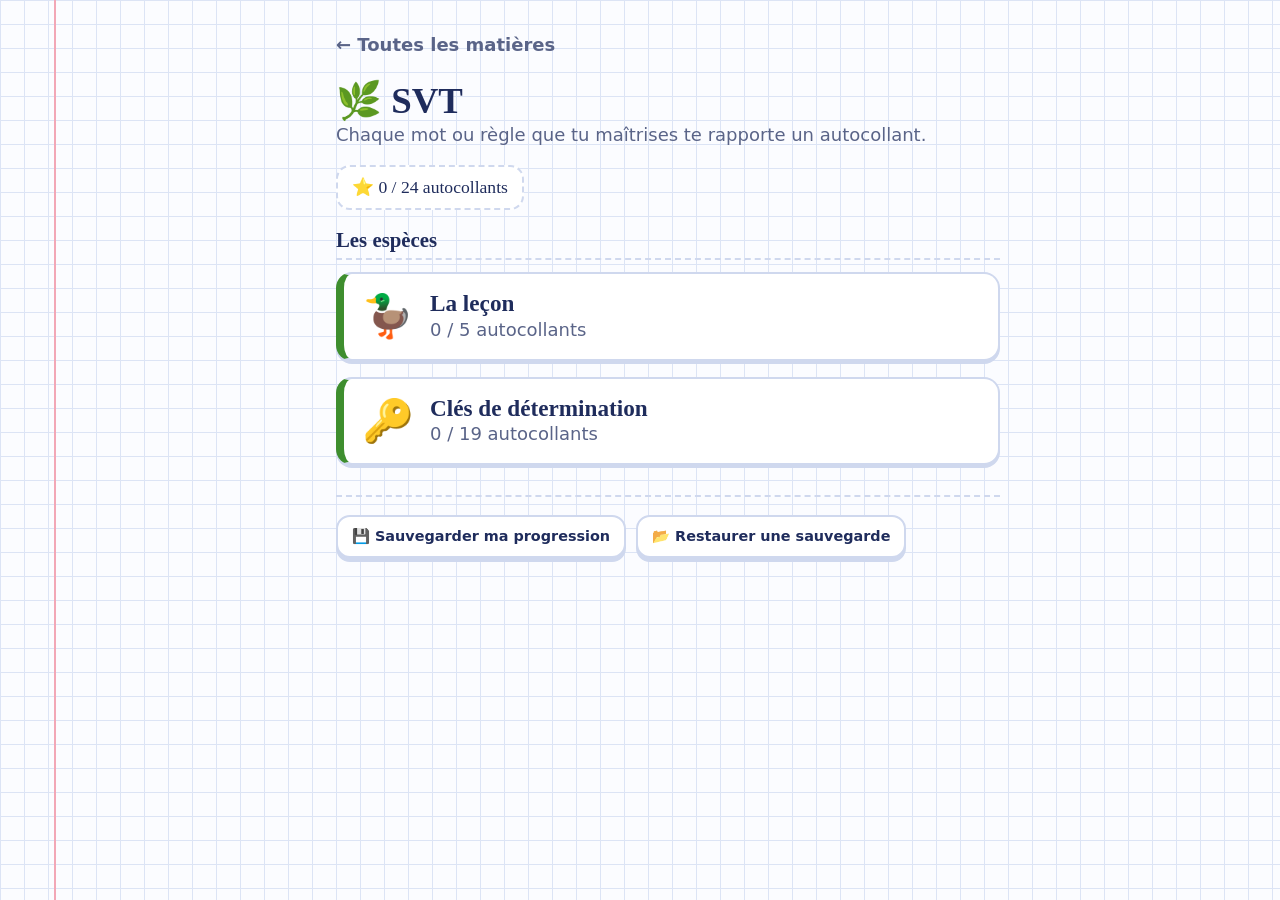
<file: svt/index.html>
<!doctype html>
<html lang="fr">
<head>
<meta charset="utf-8">
<meta name="viewport" content="width=device-width, initial-scale=1">
<title>SVT · Luka's sticker book</title>
<link rel="stylesheet" href="../commun/style.css">
</head>
<body>
<main id="app" aria-live="polite"></main>
<input type="file" id="fichier" accept=".json,application/json" hidden>
<script src="../commun/moteur.js"></script>
<script>
"use strict";
/* ============================================================
   CONTENU SVT — modifier ici pour ajouter des thèmes.
   La mécanique (exercices, autocollants) est dans ../commun/moteur.js
   ============================================================ */
/* ============================================================
   SVT — textes à trous. Écrire les mots à trouver entre [crochets].
   [mot|autre écriture acceptée] : la 1re forme est celle affichée.
   ============================================================ */
THEMES.push({ id:"sv", chapitre:"Les espèces", nom:"La leçon", matiere:"SVT", e:"🦆", c:"var(--svt)", trous:true, maitrise:2, unite:"leçons",
  textes:[
    {id:"espece", titre:"Qu'est-ce qu'une espèce ?", e:"🦆",
     texte:`Deux individus font partie de la même espèce si :
– ils partagent les mêmes [caractéristiques physiques] ;
– ils peuvent [se reproduire] et avoir [une descendance fertile].`},
    {id:"diversite", titre:"La diversité dans une espèce", e:"🦒",
     texte:`Cependant, à l'intérieur d'une même espèce, il existe une diversité [intraspécifique] qui est causée par différents phénomènes :
– [la sélection sexuelle], comme chez le canard colvert ;
– [le comportement], comme les chants différents chez le pouillot verdâtre ;
– l'adaptation aux contraintes de [l'environnement] selon les différentes [aires de répartition] de l'espèce, comme pour la girafe ;
– les capacités à se camoufler face à [la pression de prédation|la prédation|la (pression) de prédation], comme celle de la grive musicienne mangeant les escargots des haies.`},
    {id:"retenir", titre:"À retenir", e:"📌",
     texte:`Une même espèce regroupe sous le même [nom], des êtres vivants qui [se ressemblent] et peuvent [se reproduire entre eux] pour donner une [descendance] qui à son tour pourra [se reproduire].`},
    {id:"mots", titre:"Les 4 définitions : le mot", e:"📚",
     texte:`[Une espèce|espèce] : groupe d'êtres vivants qui peuvent se reproduire ensemble et dont la descendance n'est pas stérile.
[Un hybride|hybride] : être vivant issu de la fécondation de deux espèces différentes. Il est le plus souvent stérile.
[Une race|race] : groupe d'animaux domestiques qui appartiennent à la même espèce, mais qui présentent des différences.
[Une famille|famille] : groupe de plusieurs espèces partageant des caractères communs.`},
    {id:"defs", titre:"Les 4 définitions : par cœur", e:"🔍",
     texte:`Une espèce : groupe d'êtres vivants qui peuvent [se reproduire] ensemble et dont la descendance n'est pas [stérile].
Un hybride : être vivant issu de la [fécondation] de deux [espèces différentes]. Il est le plus souvent [stérile].
Une race : groupe d'animaux [domestiques] qui appartiennent à la [même espèce], mais qui présentent des [différences].
Une famille : groupe de plusieurs [espèces] partageant des [caractères communs].`}
  ]});

/* ============================================================
   DESSINS des animaux (SVG fait maison, 200 x 140).
   Pour utiliser une vraie photo : mettre un fichier photos/<id>.jpg
   à côté de ce fichier HTML, la photo remplace alors le dessin.
   ============================================================ */
const DESSINS = (() => {
  const K = 'stroke="#2b2b2b" stroke-width="2" stroke-linejoin="round" stroke-linecap="round"';
  const svg = (c, fond="#EAF4FB") => `<svg viewBox="0 0 200 140" xmlns="http://www.w3.org/2000/svg" role="img"><rect width="200" height="140" rx="14" fill="${fond}"/>${c}</svg>`;
  const sol = `<rect y="118" width="200" height="22" fill="#CBB89A"/>`;
  const herbe = `<rect y="118" width="200" height="22" fill="#9CC97A"/>`;
  const eau = `<rect y="0" width="200" height="140" rx="14" fill="#BFE3F2"/>`;
  /* pattes d'insecte vues de dessus : n de chaque côté, réparties sur [y1,y2] autour de x */
  function pattes(n, x, y1, y2, larg, long){
    let s = "";
    for (let i=0;i<n;i++){
      const y = n===1 ? y1 : y1 + (y2-y1)*i/(n-1), dy = (i-(n-1)/2)*6;
      s += `<path d="M${x-larg} ${y} l${-long*.6} ${dy-6} l${-long*.4} ${dy+4}" fill="none" ${K}/>`;
      s += `<path d="M${x+larg} ${y} l${long*.6} ${dy-6} l${long*.4} ${dy+4}" fill="none" ${K}/>`;
    }
    return s;
  }
  const D = {};

  /* ---------- petites bêtes ---------- */
  D.escargot = svg(`${sol}
    <path d="M24 118 Q30 94 58 96 L150 104 Q176 108 180 118 Z" fill="#C9B08F" ${K}/>
    <path d="M40 98 L28 66 M48 97 L44 64 M34 104 L18 94 M38 101 L24 88" fill="none" ${K}/>
    <circle cx="28" cy="64" r="4" fill="#2b2b2b"/><circle cx="44" cy="62" r="4" fill="#2b2b2b"/>
    <circle cx="112" cy="72" r="38" fill="#C98A3C" ${K}/>
    <path d="M112 72 m-4 0 a4 4 0 1 1 8 0 a10 10 0 1 1 -18 2 a18 18 0 1 1 30 -12 a28 28 0 1 1 -42 -10" fill="none" ${K}/>`);
  D.limace = svg(`${sol}
    <path d="M22 118 Q24 92 60 92 L160 102 Q190 108 176 118 Z" fill="#8A6A48" ${K}/>
    <ellipse cx="78" cy="98" rx="32" ry="10" fill="#76583A" ${K}/>
    <circle cx="70" cy="99" r="3" fill="#3b2a18"/>
    <path d="M36 96 L24 64 M44 94 L40 62 M30 102 L14 92 M34 99 L20 86" fill="none" ${K}/>
    <circle cx="24" cy="62" r="4" fill="#2b2b2b"/><circle cx="40" cy="60" r="4" fill="#2b2b2b"/>`);
  D["ver-de-terre"] = svg(`${sol}
    <path d="M18 92 C46 54 78 126 108 90 S166 64 184 96" fill="none" stroke="#2b2b2b" stroke-width="18" stroke-linecap="round"/>
    <path d="M18 92 C46 54 78 126 108 90 S166 64 184 96" fill="none" stroke="#E39A97" stroke-width="14" stroke-linecap="round"/>
    <path d="M18 92 C46 54 78 126 108 90 S166 64 184 96" fill="none" stroke="#B9676A" stroke-width="14" stroke-dasharray="1.5 6"/>
    <path d="M58 88 C64 96 70 104 76 106" fill="none" stroke="#C97A78" stroke-width="15"/>`);
  D.papillon = svg(`
    <path d="M100 56 C64 8 18 24 34 68 Q58 80 100 70 Z" fill="#F2A33A" ${K}/>
    <path d="M100 56 C136 8 182 24 166 68 Q142 80 100 70 Z" fill="#F2A33A" ${K}/>
    <path d="M100 72 C70 74 46 92 60 114 Q82 120 100 90 Z" fill="#E36A2E" ${K}/>
    <path d="M100 72 C130 74 154 92 140 114 Q118 120 100 90 Z" fill="#E36A2E" ${K}/>
    <circle cx="56" cy="44" r="7" fill="#2b2b2b"/><circle cx="144" cy="44" r="7" fill="#2b2b2b"/>
    <circle cx="70" cy="98" r="5" fill="#FFF3C4" ${K}/><circle cx="130" cy="98" r="5" fill="#FFF3C4" ${K}/>
    <ellipse cx="100" cy="74" rx="5" ry="30" fill="#4a3426" ${K}/>
    ${pattes(3, 100, 66, 84, 4, 16)}
    <path d="M98 46 Q90 26 84 20 M102 46 Q110 26 116 20" fill="none" ${K}/>
    <circle cx="84" cy="20" r="3" fill="#2b2b2b"/><circle cx="116" cy="20" r="3" fill="#2b2b2b"/>`);
  D.coccinelle = svg(`${herbe}
    ${pattes(3, 100, 62, 98, 30, 22)}
    <path d="M86 34 Q78 20 70 16 M114 34 Q122 20 130 16" fill="none" ${K}/>
    <path d="M78 40 A22 16 0 0 1 122 40 Z" fill="#2b2b2b" ${K}/>
    <circle cx="92" cy="34" r="3" fill="#fff"/><circle cx="108" cy="34" r="3" fill="#fff"/>
    <ellipse cx="100" cy="80" rx="40" ry="42" fill="#D9322B" ${K}/>
    <path d="M100 38 L100 122" ${K}/>
    <circle cx="80" cy="62" r="7" fill="#2b2b2b"/><circle cx="120" cy="62" r="7" fill="#2b2b2b"/>
    <circle cx="78" cy="94" r="7" fill="#2b2b2b"/><circle cx="122" cy="94" r="7" fill="#2b2b2b"/>
    <circle cx="100" cy="46" r="7" fill="#2b2b2b"/>`);
  D.fourmi = svg(`${sol}
    ${pattes(3, 100, 54, 70, 6, 34)}
    <path d="M95 22 Q90 10 82 4 M105 22 Q110 10 118 4" fill="none" ${K}/>
    <circle cx="100" cy="32" r="12" fill="#5A2E1B" ${K}/>
    <ellipse cx="100" cy="62" rx="8" ry="16" fill="#5A2E1B" ${K}/>
    <circle cx="100" cy="82" r="4" fill="#5A2E1B" ${K}/>
    <ellipse cx="100" cy="104" rx="16" ry="20" fill="#5A2E1B" ${K}/>`);
  D.araignee = svg(`
    <path d="M100 0 L100 46" stroke="#999" stroke-width="1"/>
    ${pattes(4, 100, 50, 68, 10, 46)}
    <ellipse cx="100" cy="58" rx="16" ry="14" fill="#3B3B3B" ${K}/>
    <ellipse cx="100" cy="96" rx="24" ry="28" fill="#4E4E4E" ${K}/>
    <path d="M100 78 l-8 10 l8 10 l8 -10 Z" fill="#C9B08F"/>
    <circle cx="95" cy="50" r="2.5" fill="#fff"/><circle cx="105" cy="50" r="2.5" fill="#fff"/>`);
  D.cloporte = svg(`${sol}
    ${pattes(7, 100, 42, 102, 26, 14)}
    <path d="M90 26 Q80 14 70 12 M110 26 Q120 14 130 12" fill="none" ${K}/>
    <ellipse cx="100" cy="72" rx="30" ry="48" fill="#8C8F96" ${K}/>
    ${[0,1,2,3,4,5,6,7].map(i => `<path d="M${74+Math.abs(i-3.5)*1.5} ${38+i*9} Q100 ${42+i*9} ${126-Math.abs(i-3.5)*1.5} ${38+i*9}" fill="none" stroke="#5f6268" stroke-width="2"/>`).join("")}`);
  D["mille-pattes"] = svg(`${sol}
    ${Array.from({length:22}, (_,i) => { const x = 22+i*7.4, y = 74+Math.sin(i/3)*10;
      return `<path d="M${x} ${y-6} l-2 -12 M${x} ${y-6} l2 -12 M${x} ${y+6} l-2 12 M${x} ${y+6} l2 12" stroke="#2b2b2b" stroke-width="1.5" stroke-linecap="round"/>`; }).join("")}
    ${Array.from({length:22}, (_,i) => `<circle cx="${22+i*7.4}" cy="${74+Math.sin(i/3)*10}" r="7" fill="#6B3B22" stroke="#2b2b2b" stroke-width="1.5"/>`).join("")}
    <path d="M18 70 Q8 56 4 54 M18 76 Q8 70 2 72" fill="none" ${K}/>`);

  /* ---------- vertébrés ---------- */
  const poils = (x,y,n,l=6) => Array.from({length:n}, (_,i) => `<path d="M${x+i*7} ${y+(i%2)*4} l3 ${l}" stroke="#00000055" stroke-width="1.5"/>`).join("");
  const ecailles = (x,y,cols,rows,r=5,col="#00000040") => { let s=""; for(let j=0;j<rows;j++) for(let i=0;i<cols;i++)
    s += `<path d="M${x+i*r*2+(j%2)*r} ${y+j*r*1.4} a${r} ${r} 0 0 0 ${r*2} 0" fill="none" stroke="${col}" stroke-width="1.3"/>`; return s; };

  D["chauve-souris"] = svg(`
    <path d="M100 52 L60 40 L20 58 Q30 70 26 84 Q40 76 50 88 Q60 78 72 90 Q80 78 98 84 Z" fill="#5B4A44" ${K}/>
    <path d="M100 52 L140 40 L180 58 Q170 70 174 84 Q160 76 150 88 Q140 78 128 90 Q120 78 102 84 Z" fill="#5B4A44" ${K}/>
    <path d="M60 40 L26 84 M60 40 L50 88 M60 40 L72 90 M140 40 L174 84 M140 40 L150 88 M140 40 L128 90" stroke="#2b2b2b" stroke-width="1.5"/>
    <ellipse cx="100" cy="72" rx="15" ry="24" fill="#7A6158" ${K}/>
    ${poils(90,58,4,8)}${poils(90,74,4,8)}
    <circle cx="100" cy="44" r="12" fill="#7A6158" ${K}/>
    <path d="M90 36 L86 20 L96 32 M110 36 L114 20 L104 32" fill="#7A6158" ${K}/>
    <circle cx="95" cy="43" r="2.5" fill="#111"/><circle cx="105" cy="43" r="2.5" fill="#111"/>`, "#2E3A5C");
  D.phoque = svg(`${eau}<rect y="104" width="200" height="36" fill="#D8CBB0"/>
    <path d="M30 104 Q24 70 56 62 Q92 52 130 70 Q160 84 178 98 L190 92 L186 108 L172 106 Q120 112 30 104 Z" fill="#8E9BA6" ${K}/>
    ${[50,70,90,110,130].map(x => `<circle cx="${x}" cy="${86+(x%3)*4}" r="3" fill="#5f6b75"/>`).join("")}
    ${poils(44,74,14,5)}
    <path d="M80 100 Q86 116 100 116 Q96 104 92 98" fill="#7C8994" ${K}/>
    <circle cx="44" cy="74" r="3.5" fill="#111"/><circle cx="32" cy="84" r="3" fill="#111"/>
    <path d="M32 88 l-14 -2 M32 90 l-14 4" stroke="#2b2b2b" stroke-width="1"/>`);
  D.renard = svg(`${herbe}
    <path d="M150 74 Q186 70 192 46 Q186 86 152 92 Z" fill="#E07A2F" ${K}/>
    <path d="M186 58 Q194 48 192 42 Q184 54 180 62 Z" fill="#fff" ${K}/>
    <path d="M62 120 L66 92 M82 120 L82 94 M132 120 L130 92 M148 120 L150 90" stroke="#2b2b2b" stroke-width="7" stroke-linecap="round"/>
    <path d="M60 70 Q100 56 152 70 Q158 92 136 96 L70 96 Q54 92 60 70 Z" fill="#E07A2F" ${K}/>
    ${poils(76,66,9,7)}
    <path d="M62 72 L40 66 L18 76 L40 86 Q56 88 66 84 Z" fill="#E07A2F" ${K}/>
    <path d="M18 76 L40 86 Q30 88 22 82 Z" fill="#fff"/>
    <path d="M40 66 L44 46 L54 66 M52 68 L58 50 L64 70" fill="#E07A2F" ${K}/>
    <circle cx="36" cy="72" r="2.8" fill="#111"/><circle cx="18" cy="76" r="3" fill="#111"/>`);
  D["mesange"] = svg(`
    <path d="M10 104 Q100 96 190 110" stroke="#7a5230" stroke-width="7" fill="none" stroke-linecap="round"/>
    <path d="M118 74 L170 90 L160 98 L116 86 Z" fill="#5E7F9A" ${K}/>
    <ellipse cx="100" cy="74" rx="32" ry="26" fill="#F2D33A" ${K}/>
    <path d="M100 52 Q96 76 100 98" stroke="#1d1d1d" stroke-width="7" fill="none"/>
    <path d="M100 62 Q130 58 136 82 Q120 92 104 84 Z" fill="#6E8FA8" ${K}/>
    <path d="M110 66 l16 4 M110 74 l18 2" stroke="#ffffff99" stroke-width="2"/>
    <circle cx="74" cy="48" r="20" fill="#1d1d1d" ${K}/>
    <ellipse cx="72" cy="54" rx="11" ry="8" fill="#fff"/>
    <path d="M56 46 L44 50 L56 52 Z" fill="#2b2b2b" ${K}/>
    <circle cx="66" cy="44" r="2.5" fill="#fff"/>
    <path d="M92 98 l-4 8 M104 98 l2 8" stroke="#2b2b2b" stroke-width="2.5"/>`);
  D.manchot = svg(`<rect y="112" width="200" height="28" fill="#F4F7FA"/>
    <path d="M100 18 Q132 22 134 70 Q136 108 118 118 L82 118 Q64 108 66 70 Q68 22 100 18 Z" fill="#1f2328" ${K}/>
    <path d="M100 42 Q120 48 120 80 Q120 108 108 116 L92 116 Q80 108 80 80 Q80 48 100 42 Z" fill="#fff"/>
    <path d="M70 58 Q50 80 54 100 Q64 90 72 78 Z M130 58 Q150 80 146 100 Q136 90 128 78 Z" fill="#1f2328" ${K}/>
    <path d="M92 34 L76 40 L92 42 Z" fill="#F29A2E" ${K}/>
    <circle cx="96" cy="32" r="2.5" fill="#fff"/>
    <path d="M84 118 l-8 4 l14 0 M116 118 l8 4 l-14 0" fill="#F29A2E" ${K}/>`, "#D9EEF7");
  D.truite = svg(`${eau}
    <path d="M30 70 Q80 36 140 60 L176 40 L170 70 L178 100 L140 80 Q80 104 30 70 Z" fill="#9AA77A" ${K}/>
    <path d="M40 74 Q90 92 140 76 Q90 86 40 74 Z" fill="#E8B4A8"/>
    ${ecailles(62,58,9,3,4)}
    ${[[70,58],[88,52],[104,62],[120,56],[96,72],[128,68],[78,70]].map(([x,y]) => `<circle cx="${x}" cy="${y}" r="2.5" fill="#3a2a1a"/>`).join("")}
    <path d="M96 50 L104 38 L116 48 Z M88 88 L96 100 L104 88 Z" fill="#8A976A" ${K}/>
    <circle cx="44" cy="64" r="4" fill="#fff" ${K}/><circle cx="44" cy="64" r="2" fill="#111"/>
    <path d="M56 58 Q62 70 56 80" fill="none" ${K}/>`);
  D.lezard = svg(`<rect width="200" height="140" rx="14" fill="#E3D3B4"/>
    <path d="M104 92 Q140 120 190 104" fill="none" stroke="#2b2b2b" stroke-width="12" stroke-linecap="round"/>
    <path d="M104 92 Q140 120 190 104" fill="none" stroke="#7A9A4A" stroke-width="8" stroke-linecap="round"/>
    <path d="M70 58 L52 44 L44 50 M70 82 L50 98 L44 92 M108 60 L126 46 L134 52 M108 86 L126 100 L134 94" fill="none" stroke="#2b2b2b" stroke-width="5"/>
    <ellipse cx="90" cy="72" rx="26" ry="16" fill="#7A9A4A" ${K}/>
    ${ecailles(70,62,4,3,4,"#00000045")}
    <path d="M64 66 Q40 56 26 72 Q40 88 64 78 Z" fill="#7A9A4A" ${K}/>
    <circle cx="40" cy="66" r="2.5" fill="#111"/><circle cx="40" cy="78" r="2.5" fill="#111"/>`);
  D.couleuvre = svg(`<rect width="200" height="140" rx="14" fill="#E3D3B4"/>
    <path d="M178 112 C140 120 120 92 140 74 S150 30 100 40 S40 92 60 108 S30 116 24 102" fill="none" stroke="#2b2b2b" stroke-width="18" stroke-linecap="round"/>
    <path d="M178 112 C140 120 120 92 140 74 S150 30 100 40 S40 92 60 108 S30 116 24 102" fill="none" stroke="#7E8B55" stroke-width="14" stroke-linecap="round"/>
    <path d="M178 112 C140 120 120 92 140 74 S150 30 100 40 S40 92 60 108 S30 116 24 102" fill="none" stroke="#5C6A38" stroke-width="14" stroke-dasharray="2 5"/>
    <ellipse cx="22" cy="98" rx="12" ry="9" fill="#7E8B55" ${K}/>
    <circle cx="18" cy="94" r="2.2" fill="#111"/>
    <path d="M10 100 l-6 2 l-2 -3 M4 102 l-3 3" stroke="#C0392B" stroke-width="1.5" fill="none"/>`);
  D.grenouille = svg(`${herbe}
    <path d="M58 108 Q30 112 34 92 Q46 86 64 96 M142 108 Q170 112 166 92 Q154 86 136 96" fill="#5DAA4A" ${K}/>
    <ellipse cx="100" cy="88" rx="44" ry="30" fill="#6CBF55" ${K}/>
    <path d="M74 108 l-10 12 M126 108 l10 12" stroke="#2b2b2b" stroke-width="6" stroke-linecap="round"/>
    <circle cx="80" cy="60" r="12" fill="#6CBF55" ${K}/><circle cx="120" cy="60" r="12" fill="#6CBF55" ${K}/>
    <circle cx="80" cy="58" r="6" fill="#111"/><circle cx="120" cy="58" r="6" fill="#111"/>
    <path d="M80 82 Q100 94 120 82" fill="none" ${K}/>
    <circle cx="96" cy="100" r="4" fill="#4E9A3E"/><circle cx="112" cy="96" r="3" fill="#4E9A3E"/>`);
  D.salamandre = svg(`<rect width="200" height="140" rx="14" fill="#B7A27E"/>
    <path d="M118 74 Q160 70 190 96" fill="none" stroke="#2b2b2b" stroke-width="14" stroke-linecap="round"/>
    <path d="M118 74 Q160 70 190 96" fill="none" stroke="#1b1b1b" stroke-width="10" stroke-linecap="round"/>
    <path d="M60 64 L46 46 M60 84 L44 104 M110 66 L126 48 M110 84 L124 104" stroke="#1b1b1b" stroke-width="8" stroke-linecap="round"/>
    <ellipse cx="86" cy="74" rx="34" ry="15" fill="#1b1b1b" ${K}/>
    <ellipse cx="44" cy="74" rx="16" ry="12" fill="#1b1b1b" ${K}/>
    ${[[40,68,4],[48,80,3],[66,66,5],[80,82,4],[96,64,5],[110,80,4],[134,72,4],[156,76,3],[172,84,3]].map(([x,y,r]) => `<circle cx="${x}" cy="${y}" r="${r}" fill="#F5C518"/>`).join("")}
    <circle cx="36" cy="72" r="2.2" fill="#555"/>`);
  return D;
})();

/* ============================================================
   SVT — CLÉS DE DÉTERMINATION
   Chaque nœud : { q: "question", opts: [ { t:"critère", n: nœud suivant } ou { t:"critère", a:"id de l'animal" } ] }
   ============================================================ */
const ANIMAUX = {
  "escargot":{nom:"Escargot"}, "limace":{nom:"Limace"}, "ver-de-terre":{nom:"Ver de terre"},
  "papillon":{nom:"Papillon"}, "coccinelle":{nom:"Coccinelle"}, "fourmi":{nom:"Fourmi"},
  "araignee":{nom:"Araignée"}, "cloporte":{nom:"Cloporte"}, "mille-pattes":{nom:"Mille-pattes", alt:["mille pattes"]},
  "chauve-souris":{nom:"Chauve-souris", alt:["chauve souris"]}, "phoque":{nom:"Phoque"}, "renard":{nom:"Renard"},
  "mesange":{nom:"Mésange charbonnière", alt:["mésange"]}, "manchot":{nom:"Manchot"},
  "truite":{nom:"Truite"}, "lezard":{nom:"Lézard"}, "couleuvre":{nom:"Couleuvre", alt:["serpent"]},
  "grenouille":{nom:"Grenouille"}, "salamandre":{nom:"Salamandre", alt:["salamandre tachetée"]}
};
const CLES = [
  { id:"betes", titre:"Les petites bêtes du jardin", e:"🐞",
    racine:{ q:"Combien a-t-il de pattes ?", opts:[
      {t:"Pas de pattes", n:{ q:"A-t-il une coquille ?", opts:[
        {t:"Avec une coquille", a:"escargot"},
        {t:"Sans coquille", n:{ q:"A-t-il des tentacules ?", opts:[
          {t:"4 tentacules sur la tête", a:"limace"},
          {t:"Pas de tentacules, corps formé d'anneaux", a:"ver-de-terre"} ]}} ]}},
      {t:"6 pattes", n:{ q:"Comment sont ses ailes ?", opts:[
        {t:"2 paires de grandes ailes colorées", a:"papillon"},
        {t:"Ailes dures (élytres) rouges à points noirs", a:"coccinelle"},
        {t:"Pas d'ailes", a:"fourmi"} ]}},
      {t:"8 pattes", a:"araignee"},
      {t:"14 pattes", a:"cloporte"},
      {t:"Plus de 30 pattes", a:"mille-pattes"} ]}},
  { id:"vertebres", titre:"Les vertébrés", e:"🦊",
    racine:{ q:"Sa peau est couverte de…", opts:[
      {t:"Poils", n:{ q:"Comment sont ses membres ?", opts:[
        {t:"Membres avant transformés en ailes de peau", a:"chauve-souris"},
        {t:"Membres en forme de nageoires", a:"phoque"},
        {t:"4 pattes pour marcher", a:"renard"} ]}},
      {t:"Plumes", n:{ q:"Peut-il voler ?", opts:[
        {t:"Ailes qui lui permettent de voler", a:"mesange"},
        {t:"Ailes en forme de nageoires : il ne vole pas", a:"manchot"} ]}},
      {t:"Écailles", n:{ q:"Comment sont ses membres ?", opts:[
        {t:"Des nageoires", a:"truite"},
        {t:"4 pattes", a:"lezard"},
        {t:"Pas de membres", a:"couleuvre"} ]}},
      {t:"Peau nue et humide", n:{ q:"Adulte, a-t-il une queue ?", opts:[
        {t:"Pas de queue", a:"grenouille"},
        {t:"Une queue", a:"salamandre"} ]}} ]}}
];
const feuilles = n => n.opts.flatMap(o => o.a ? [o.a] : feuilles(o.n));
CLES.forEach(c => c.animaux = feuilles(c.racine));

THEMES.push({ id:"cl", chapitre:"Les espèces", nom:"Clés de détermination", matiere:"SVT", e:"🔑", c:"var(--svt)", cle:true, maitrise:2, unite:"animaux",
  mots: CLES.flatMap(c => c.animaux).map(id => ({en:id, fr:ANIMAUX[id].nom})) });

demarrer({ titre:"SVT", e:"🌿" });
</script>
</body>
</html>
</file>
<file: commun/style.css>
:root{
  color-scheme:light;
  --papier:#FBFCFF; --carreau:#DCE4F5; --marge:#F2A7B6;
  --encre:#1F2C5C; --encre-2:#5A6488; --carte:#FFFFFF; --trait:#CFD8EE;
  --fluo:#FFE45C; --fluo-texte:#3A3000;
  --citrouille:#F26B1D; --jungle:#1E8C5A; --ferme:#2F6FD6; --grammaire:#7A4FD6; --svt:#3E8E2E; --physique:#1F77B4; --francais:#B8325A; --histoire:#A0662B; --emc:#1F8A8A; --musique:#B8338F;
  --bon:#1E8C5A; --bon-fond:#DDF5E8; --faux:#C8342B; --faux-fond:#FDE3E1;
  --ombre:0 3px 0 var(--trait);
  --f-main:"Segoe Print","Bradley Hand","Comic Neue","Chalkboard SE",cursive;
  --f-texte:"Segoe UI",system-ui,-apple-system,Roboto,sans-serif;
}
@media (prefers-color-scheme:dark){
  :root{
    color-scheme:dark;
    --papier:#151A2E; --carreau:#212842; --marge:#6B3A4A;
    --encre:#E8ECFA; --encre-2:#A3ABCB; --carte:#1E2440; --trait:#323A5E;
    --fluo:#E8CC3A; --fluo-texte:#2A2200;
    --citrouille:#FF8A45; --jungle:#3FBF84; --ferme:#6E9CF0; --grammaire:#A88BF2; --svt:#7CCB6A; --physique:#5AB0EE; --francais:#F07A9C; --histoire:#E0A35C; --emc:#5CC8C8; --musique:#EB7AC6;
    --bon:#3FBF84; --bon-fond:#173A2C; --faux:#FF7A70; --faux-fond:#43201E;
  }
}
*{box-sizing:border-box}
html,body{margin:0}
body{
  min-height:100vh;color:var(--encre);font-family:var(--f-texte);font-size:18px;line-height:1.45;
  background-color:var(--papier);
  background-image:
    linear-gradient(90deg,transparent 54px,var(--marge) 54px,var(--marge) 56px,transparent 56px),
    linear-gradient(var(--carreau) 1px,transparent 1px),
    linear-gradient(90deg,var(--carreau) 1px,transparent 1px);
  background-size:100% 100%,24px 24px,24px 24px;
}
#app{max-width:760px;margin:0 auto;padding:28px 20px 60px 76px}
@media (max-width:600px){#app{padding-left:68px;padding-right:12px}}
h1,h2{font-family:var(--f-main);font-weight:700;margin:0;line-height:1.15}
h1{font-size:2.3rem} h2{font-size:1.6rem}
p{margin:0}
button{font:inherit;color:inherit;cursor:pointer;border:0;background:none}
button:focus-visible,input:focus-visible{outline:3px solid var(--fluo);outline-offset:3px;border-radius:12px}
.pile{display:flex;flex-direction:column;gap:18px}
.doux{color:var(--encre-2)}
.fluo{background:linear-gradient(transparent 35%,var(--fluo) 35%,var(--fluo) 90%,transparent 90%);color:inherit;padding:0 4px}
@media (prefers-color-scheme:dark){.fluo{color:var(--fluo-texte)}}

.btn{display:inline-flex;align-items:center;justify-content:center;gap:8px;font-weight:700;padding:12px 20px;border-radius:14px;
  background:var(--c,var(--ferme));color:#fff;box-shadow:0 4px 0 color-mix(in srgb,var(--c,var(--ferme)) 60%,#000);transition:transform .07s,box-shadow .07s}
.btn:active{transform:translateY(3px);box-shadow:0 1px 0 color-mix(in srgb,var(--c,var(--ferme)) 60%,#000)}
.btn.clair{background:var(--carte);color:var(--encre);box-shadow:0 4px 0 var(--trait);border:2px solid var(--trait)}
.retour{font-weight:700;color:var(--encre-2);padding:4px 0;align-self:flex-start}

/* accueil */
.entete{display:flex;justify-content:space-between;align-items:flex-end;gap:16px;flex-wrap:wrap}
.compteur{font-family:var(--f-main);font-size:1.1rem;background:var(--carte);border:2px dashed var(--trait);border-radius:14px;padding:8px 14px}
.themes{display:grid;gap:16px}
.theme{display:grid;grid-template-columns:auto 1fr;gap:16px;align-items:center;text-align:left;padding:16px 18px;
  background:var(--carte);border:2px solid var(--trait);border-left:8px solid var(--c);border-radius:16px;box-shadow:var(--ombre)}
.theme .gros{font-size:2.6rem;line-height:1}
.theme h2{font-size:1.45rem}
.barre{height:10px;border-radius:6px;background:var(--trait);overflow:hidden;margin-top:8px}
.barre i{display:block;height:100%;background:var(--c);border-radius:6px}

/* modes */
.modes{display:grid;grid-template-columns:repeat(auto-fill,minmax(200px,1fr));gap:12px}
.mode{text-align:left;padding:14px 16px;background:var(--carte);border:2px solid var(--trait);border-radius:14px;box-shadow:var(--ombre)}
.mode b{display:block;font-size:1.05rem}
.mode span{font-size:.9rem;color:var(--encre-2)}
.mode.defi{border-color:var(--c);border-width:3px;grid-column:1/-1}

/* exercice */
.haut{display:flex;justify-content:space-between;align-items:center;gap:10px}
.points{display:flex;gap:5px}
.points i{width:12px;height:12px;border-radius:50%;background:var(--trait)}
.points i.ok{background:var(--bon)} .points i.ko{background:var(--faux)} .points i.ici{outline:2px solid var(--encre);outline-offset:2px}
.question{background:var(--carte);border:2px solid var(--trait);border-radius:18px;padding:26px 20px;text-align:center;box-shadow:var(--ombre)}
.emo{font-size:4.2rem;line-height:1.1}
.consigne{font-size:.95rem;color:var(--encre-2);margin-bottom:6px}
.mot{font-family:var(--f-main);font-size:2rem;font-weight:700;margin-top:6px}
.choix{display:grid;grid-template-columns:1fr 1fr;gap:10px}
@media (max-width:480px){.choix{grid-template-columns:1fr}}
.choix button{padding:14px;border-radius:14px;background:var(--carte);border:2px solid var(--trait);box-shadow:var(--ombre);font-weight:700;font-size:1.1rem}
.choix button.ok{background:var(--bon-fond);border-color:var(--bon)}
.choix button.ko{background:var(--faux-fond);border-color:var(--faux)}
.indice{font-family:ui-monospace,Consolas,monospace;font-size:1.7rem;letter-spacing:.25em;margin-top:8px}
.saisie{display:flex;gap:10px}
.saisie input{flex:1;min-width:0;font:inherit;font-size:1.3rem;padding:12px 14px;border-radius:14px;border:2px solid var(--trait);background:var(--carte);color:var(--encre)}
.retourq{border-radius:14px;padding:12px 16px;font-weight:700}
.retourq.ok{background:var(--bon-fond);color:var(--bon)}
.retourq.ko{background:var(--faux-fond);color:var(--faux)}
.hp{display:inline-flex;align-items:center;gap:6px;font-weight:700;padding:8px 14px;border-radius:999px;background:var(--fluo);color:var(--fluo-texte)}

/* carte retournable */
.flip{perspective:900px;cursor:pointer}
.flip .in{position:relative;min-height:230px;transition:transform .45s;transform-style:preserve-3d}
.flip.vu .in{transform:rotateY(180deg)}
.face{position:absolute;inset:0;backface-visibility:hidden;display:flex;flex-direction:column;align-items:center;justify-content:center;gap:8px;
  background:var(--carte);border:2px solid var(--trait);border-radius:18px;box-shadow:var(--ombre);padding:16px}
.face.dos{transform:rotateY(180deg);border-color:var(--c)}
@media (prefers-reduced-motion:reduce){.flip .in{transition:none}}

/* phrase */
.ligne{min-height:62px;display:flex;flex-wrap:wrap;gap:8px;padding:12px;border-radius:14px;border:2px dashed var(--trait);background:var(--carte)}
.tuiles{display:flex;flex-wrap:wrap;gap:8px;justify-content:center}
.tuile{padding:8px 14px;border-radius:10px;background:var(--carte);border:2px solid var(--trait);box-shadow:var(--ombre);font-weight:700}
.ligne .tuile{background:var(--fluo);color:var(--fluo-texte);border-color:transparent}

/* album */
.album{display:grid;grid-template-columns:repeat(auto-fill,minmax(110px,1fr));gap:12px}
.sticker{aspect-ratio:1;display:flex;flex-direction:column;align-items:center;justify-content:center;gap:4px;border-radius:16px;padding:8px;text-align:center;font-size:.85rem}
.sticker.oui{background:var(--carte);border:2px solid var(--c);box-shadow:0 4px 0 color-mix(in srgb,var(--c) 45%,transparent)}
.sticker.oui:nth-child(3n){transform:rotate(-3deg)} .sticker.oui:nth-child(3n+1){transform:rotate(2deg)}
.sticker.oui .e{font-size:2.6rem;line-height:1}
.sticker.non{border:2px dashed var(--trait);color:var(--encre-2)}
.sticker.non .e{font-size:1.6rem;font-family:var(--f-main)}
.sticker b{font-weight:700}
.gagne{animation:pop .5s ease-out}
@keyframes pop{0%{transform:scale(.4) rotate(-20deg);opacity:0}70%{transform:scale(1.15) rotate(4deg)}100%{transform:scale(1) rotate(0)}}
@media (prefers-reduced-motion:reduce){.gagne{animation:none}}
.bilan{text-align:center}
.bilan .score{font-family:var(--f-main);font-size:3rem}
.nouveaux{display:flex;gap:10px;justify-content:center;flex-wrap:wrap;font-size:2.6rem}
.pied{display:flex;gap:10px;flex-wrap:wrap;border-top:2px dashed var(--trait);padding-top:18px;margin-top:12px}
.pied .btn{font-size:.9rem;padding:9px 14px}
.regle{width:100%;border-collapse:collapse;background:var(--carte);border-radius:14px;overflow:hidden;font-size:.95rem}
.regle th,.regle td{padding:8px 10px;border-bottom:1px solid var(--trait);text-align:left}
.regle thead th{background:color-mix(in srgb,var(--c) 18%,var(--carte))}
.note{background:var(--carte);border:2px solid var(--trait);border-left:6px solid var(--c);border-radius:12px;padding:12px 14px}
.question .phr{font-size:1.5rem;font-weight:700;margin-top:6px}
.question u{text-decoration-color:var(--c);text-decoration-thickness:3px;text-underline-offset:4px}
.choix.six{grid-template-columns:repeat(3,1fr)}
.matiere{font-family:var(--f-main);font-size:1.3rem;margin:8px 0 -4px}
.niveaux{display:flex;gap:8px;flex-wrap:wrap;justify-content:flex-end}
.niveaux .btn{padding:8px 14px;font-size:.95rem}
.banque{position:sticky;top:0;z-index:2;display:flex;flex-wrap:wrap;gap:8px;justify-content:center;min-height:58px;padding:12px;border-radius:14px;
  background:color-mix(in srgb,var(--c) 14%,var(--papier));border:2px solid var(--c)}
.puce{padding:6px 12px;border-radius:10px;background:var(--carte);border:2px solid var(--trait);box-shadow:var(--ombre);font-weight:700;cursor:grab;font-size:1rem}
.puce.sel{outline:3px solid var(--c);outline-offset:2px}
.texte{background:var(--carte);border:2px solid var(--trait);border-radius:16px;padding:18px 20px;line-height:2.4;font-size:1.08rem;box-shadow:var(--ombre)}
.trou{display:inline-block;min-width:10ch;min-height:1.9em;vertical-align:middle;border-bottom:3px dashed var(--c);border-radius:8px;padding:0 4px;cursor:pointer;line-height:1.6}
.trou.survol{background:color-mix(in srgb,var(--c) 20%,transparent)}
.trou.plein{border-bottom-style:solid}
.trou .puce{box-shadow:none;background:var(--fluo);color:var(--fluo-texte);border-color:transparent;cursor:pointer}
.trou-in{font:inherit;font-weight:700;padding:2px 8px;border:0;border-bottom:3px dashed var(--c);border-radius:8px 8px 0 0;background:color-mix(in srgb,var(--c) 8%,var(--carte));color:var(--encre);max-width:100%}
.trou.ok,.trou-in.ok{background:var(--bon-fond);border-bottom:3px solid var(--bon)}
.trou.ko,.trou-in.ko{background:var(--faux-fond);border-bottom:3px solid var(--faux);text-decoration:line-through}
.trou.ok .puce,.trou.ko .puce{background:transparent;color:inherit}
.corrige{color:var(--bon);font-weight:700;margin-left:6px}
.corrige::before{content:"→ "}
.fig{width:min(380px,100%);margin:6px auto 0}
.fig img{width:100%;border-radius:14px;display:block}
.fig img ~ svg{display:none}
.fig svg,.mini svg{width:100%;height:auto;display:block;border-radius:12px}
.mini{display:block;width:100%}
.pas{display:flex;flex-wrap:wrap;gap:6px;align-items:center;font-size:.9rem;color:var(--encre-2)}
.pas span{background:var(--carte);border:2px solid var(--c);border-radius:8px;padding:2px 8px;color:var(--encre)}
.cle{overflow-x:auto;background:var(--carte);border:2px solid var(--trait);border-radius:16px;padding:14px;font-size:.88rem;box-shadow:var(--ombre)}
.noeud{display:flex;flex-direction:column;gap:4px}
.noeud>.q{font-weight:700;color:var(--encre-2);font-size:.82rem}
.branches{display:flex;flex-direction:column;gap:8px;border-left:3px solid var(--c);padding-left:10px}
.branche{display:flex;align-items:center;gap:8px}
.crit{border:2px solid var(--encre);border-radius:8px;padding:4px 8px;background:var(--papier);min-width:110px;max-width:190px}
.feuille{border:2px solid var(--c);border-radius:8px;padding:4px 10px;font-weight:700;background:color-mix(in srgb,var(--c) 15%,var(--carte));white-space:nowrap}
.fl{color:var(--encre-2);font-weight:700}
.crit.on,.feuille.on{background:var(--fluo);color:var(--fluo-texte);border-color:var(--fluo-texte)}
.fl.on{color:var(--encre)}
.toast{position:fixed;left:50%;bottom:24px;transform:translateX(-50%);background:var(--encre);color:var(--papier);padding:10px 18px;border-radius:12px;font-weight:700}
a.retour{text-decoration:none;display:inline-block}
/* ---------- page d'accueil : choix de la matière ---------- */
.matieres{display:grid;grid-template-columns:repeat(auto-fill,minmax(200px,1fr));gap:16px}
.mat{display:flex;align-items:center;gap:14px;padding:18px;border-radius:18px;background:var(--carte);border:2px solid var(--trait);
  box-shadow:0 4px 0 var(--trait);color:var(--encre);text-decoration:none;border-left:8px solid var(--c)}
a.mat:hover{transform:translateY(-2px)} a.mat:active{transform:translateY(2px);box-shadow:0 1px 0 var(--trait)}
.mat .gros{font-size:2.4rem;line-height:1}
.mat h2{font-size:1.4rem}
.mat.bientot{opacity:.55;border-style:dashed;box-shadow:none}
.mat .sous{display:block;font-size:.85rem}
/* ---------- chapitres sur la page d'une matière ---------- */
.chapitre{display:flex;flex-direction:column;gap:12px;scroll-margin-top:12px}
.chap{font-size:1.3rem;padding-bottom:6px;border-bottom:2px dashed var(--trait)}
.chap a{color:inherit;text-decoration:none}
.chap a:hover{text-decoration:underline}
.chapitre.cible .chap{background:linear-gradient(transparent 55%,var(--fluo) 55%,var(--fluo) 92%,transparent 92%)}
@media (prefers-color-scheme:dark){.chapitre.cible .chap{color:var(--fluo-texte)}}

/* ---------- dessins (img:true) et jeux de vocabulaire (commun/jeux.js) ---------- */
.dessin{width:1.15em;height:1.15em;vertical-align:middle;color:var(--encre)}
.sticker .dessin{width:1em;height:1em}
.niveaux{display:flex;gap:6px} .hp.eteint{background:var(--carte);color:var(--encre-2);border:2px solid var(--trait)}
.petit{font-size:.85rem}
.planche{display:grid;grid-template-columns:repeat(auto-fill,minmax(140px,1fr));gap:12px}
.etiq{display:flex;flex-direction:column;align-items:center;gap:8px;background:var(--carte);border:2px solid var(--trait);border-radius:16px;padding:12px 8px;box-shadow:var(--ombre);text-align:center}
.etiq .dess{font-size:4.2rem;line-height:1}
.etiq .trou{min-width:9ch;text-align:center}
.etiq .trou-in{width:100%;text-align:center}
.zoom{display:flex;align-items:center;gap:14px;min-height:76px;padding:8px 14px;border-radius:14px;background:var(--carte);border:2px dashed var(--c)}
.zoom .gros{font-size:3.6rem;line-height:1}
.grille{--cs:min(40px,calc((100vw - 76px) / var(--n)));display:grid;grid-template-columns:repeat(var(--n),var(--cs));grid-auto-rows:var(--cs);justify-content:center;gap:0}
.grille.fl{--cs:min(48px,calc((100vw - 76px) / var(--n)))}
.case{position:relative;border:1px solid transparent}
.case:has(input){border-color:var(--encre-2);background:var(--carte)}
.case input{width:100%;height:100%;border:0;padding:0;background:transparent;color:var(--encre);text-align:center;font:700 calc(var(--cs) * .55) var(--f-texte);text-transform:uppercase;caret-color:var(--c)}
.case input:focus-visible{outline:3px solid var(--c);outline-offset:-3px;border-radius:0}
.case.actif{background:color-mix(in srgb,var(--fluo) 55%,var(--carte))}
.case.ok{background:var(--bon-fond)} .case.ok input{color:var(--bon)}
.case.ko{background:var(--faux-fond)} .case.ko input{color:var(--faux)}
.case .num{position:absolute;top:1px;left:2px;font-size:calc(var(--cs) * .28);line-height:1;color:var(--encre-2);pointer-events:none}
.case.noire{background:var(--trait);border-color:var(--encre-2)}
.case.cind{display:flex;flex-direction:column;width:100%;height:100%;padding:0;font:inherit;border-color:var(--encre-2);background:color-mix(in srgb,var(--c) 14%,var(--carte));color:var(--encre);border-radius:0}
.case.cind .ind{flex:1;display:flex;align-items:center;justify-content:center;gap:0;font-size:calc(var(--cs) * .6);line-height:1;min-height:0}
.case.cind.deux .ind{font-size:calc(var(--cs) * .36)} .case.cind.deux .ind + .ind{border-top:1px solid var(--encre-2)}
.case.cind .ind b{font-size:.45em;color:var(--c)}
.defs{display:grid;grid-template-columns:1fr 1fr;gap:14px}
@media (max-width:520px){.defs{grid-template-columns:1fr}}
.defs h3{margin:0 0 6px;font-family:var(--f-main)}
.def{display:flex;align-items:center;gap:10px;width:100%;text-align:left;padding:6px 10px;margin-bottom:6px;border-radius:12px;background:var(--carte);border:2px solid var(--trait)}
.def .mini{font-size:1.6rem;line-height:1}
.def .doux{white-space:nowrap;font-size:.9rem}
.def .fr{display:none;margin-left:auto;font-weight:700}
.aide .def .fr{display:inline}
</file>
